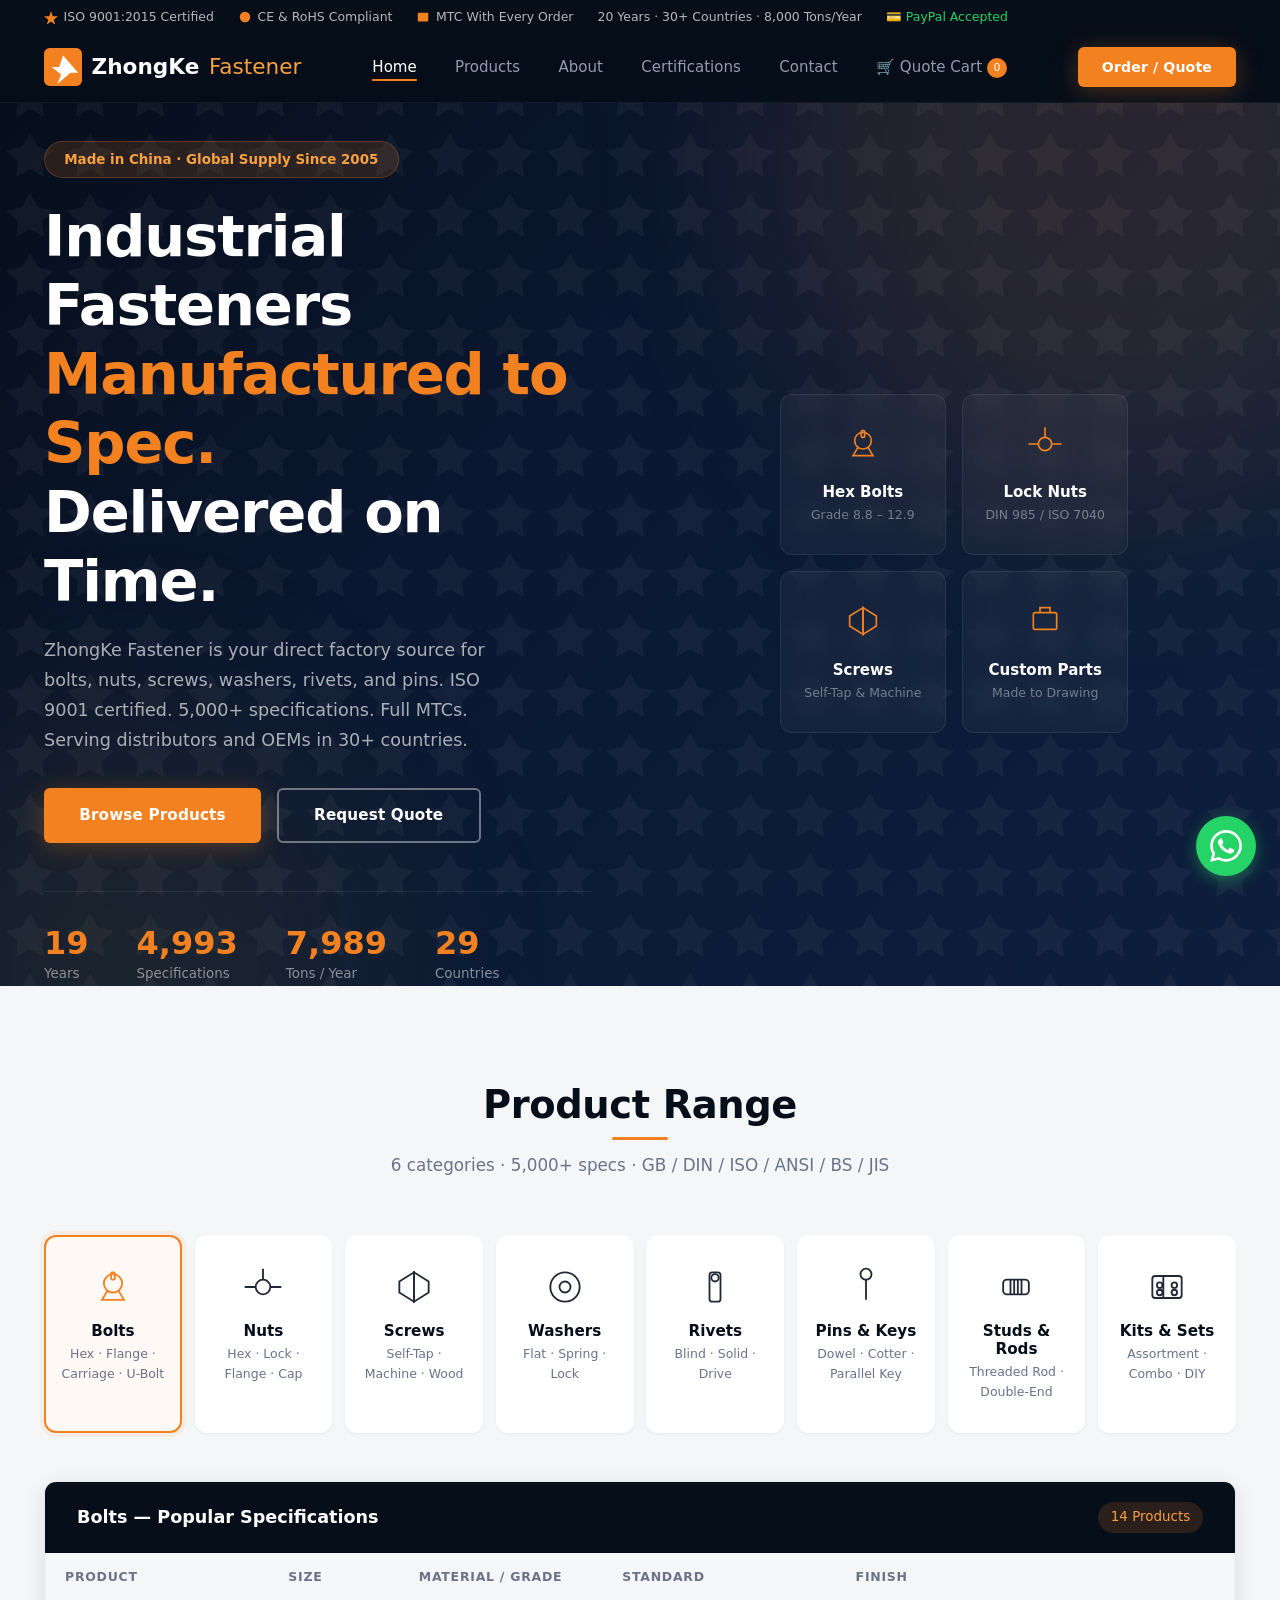
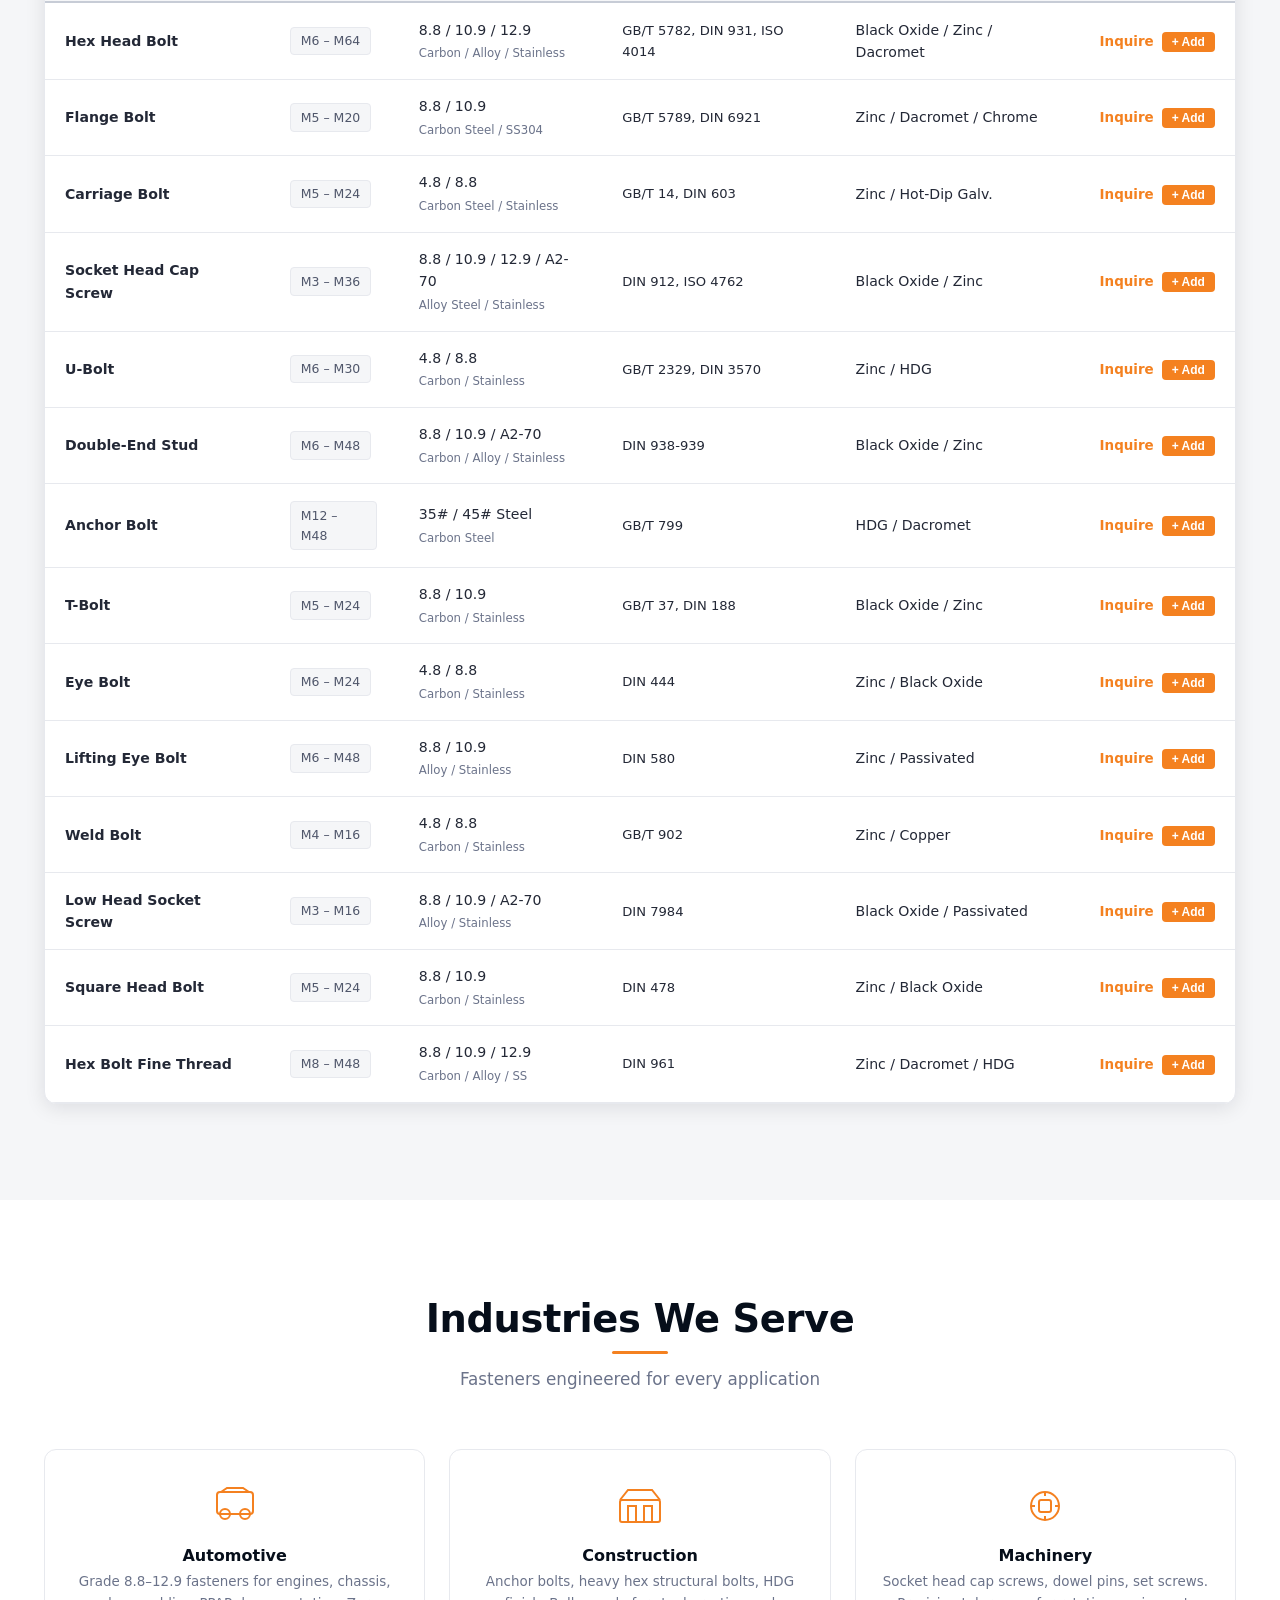
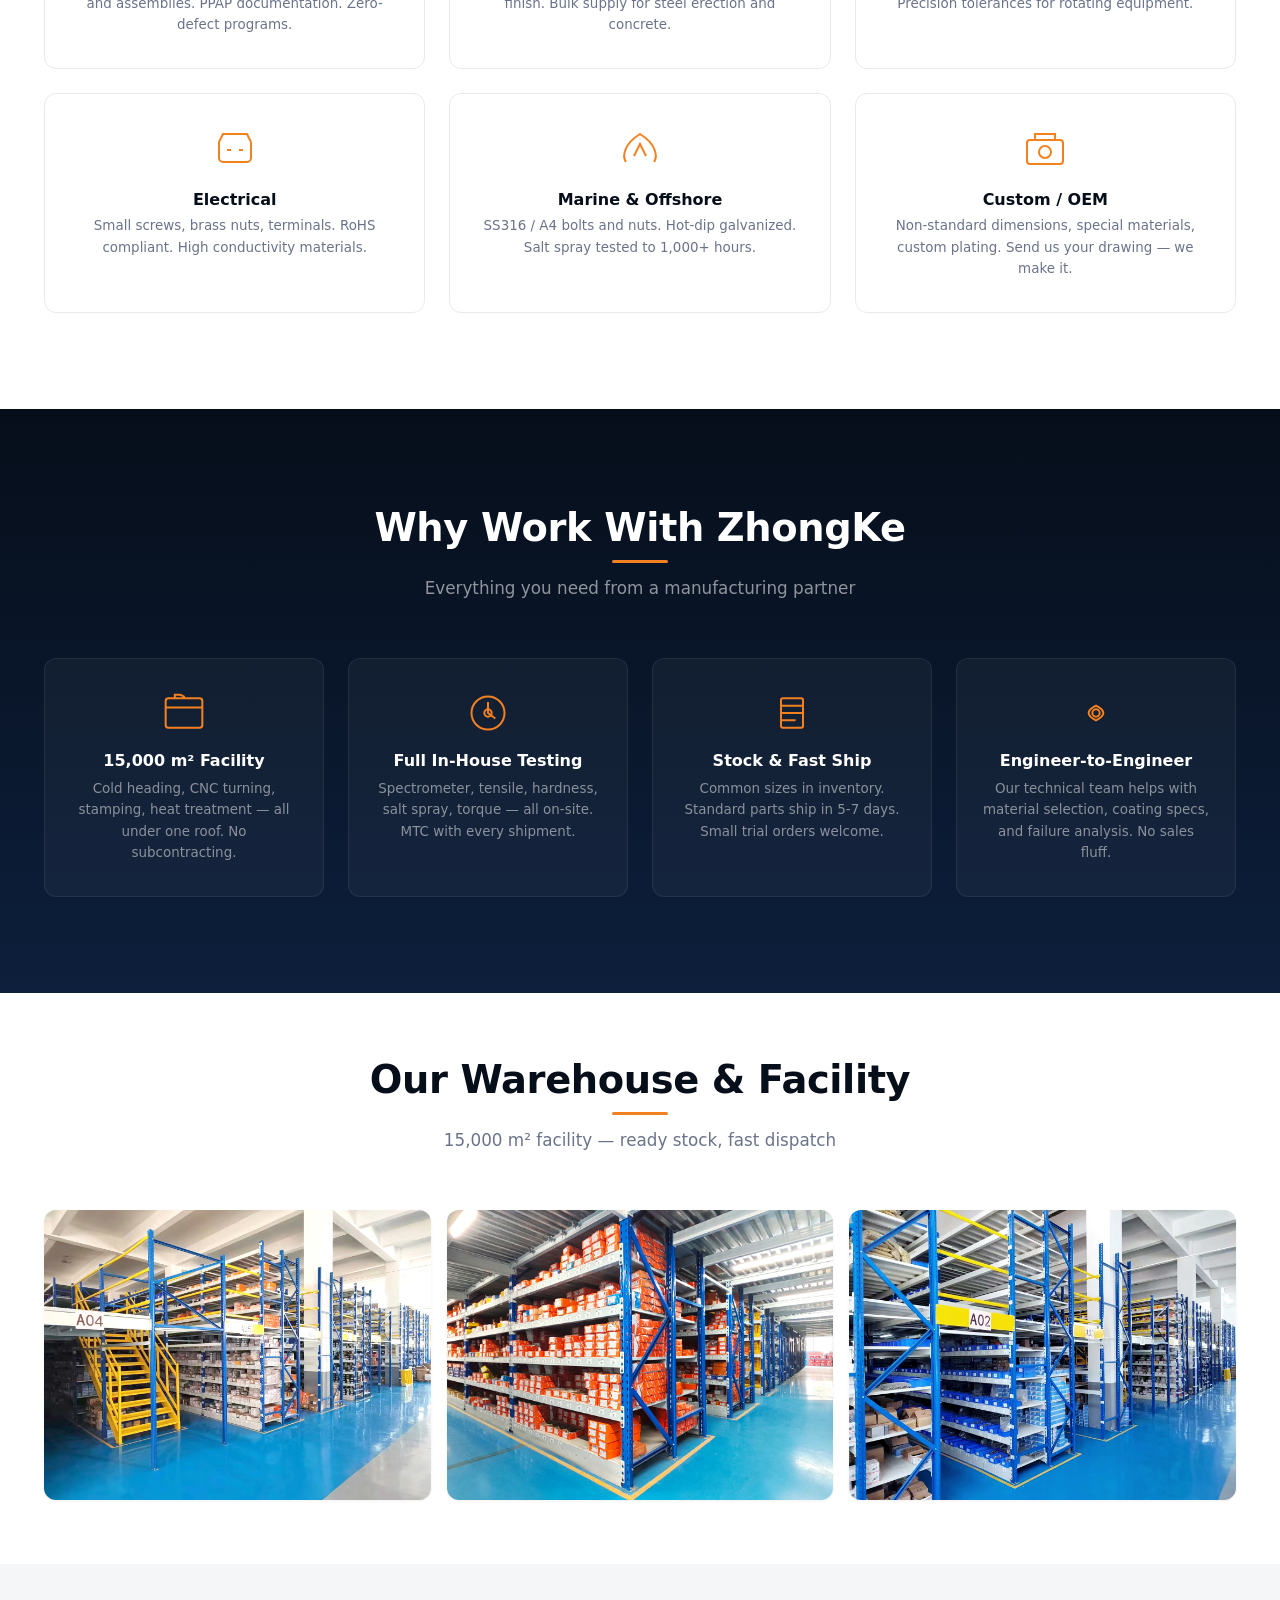
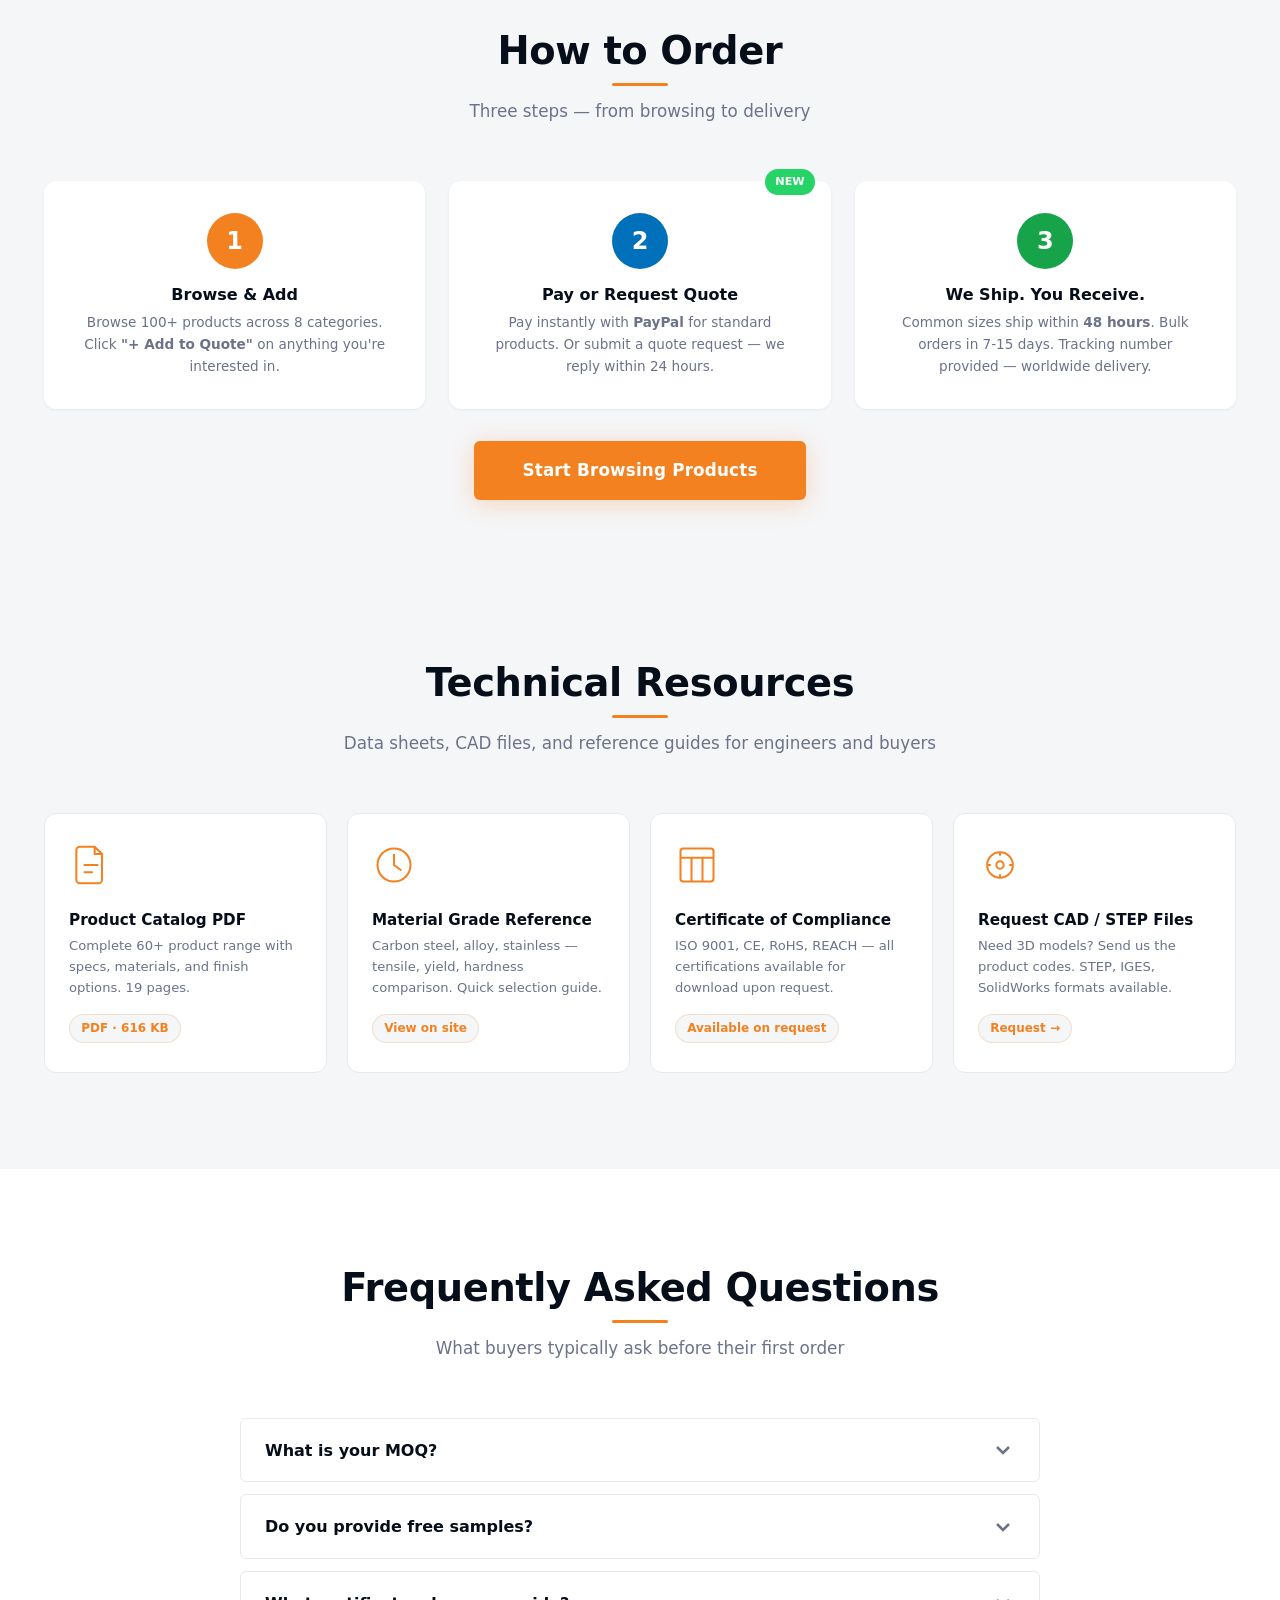
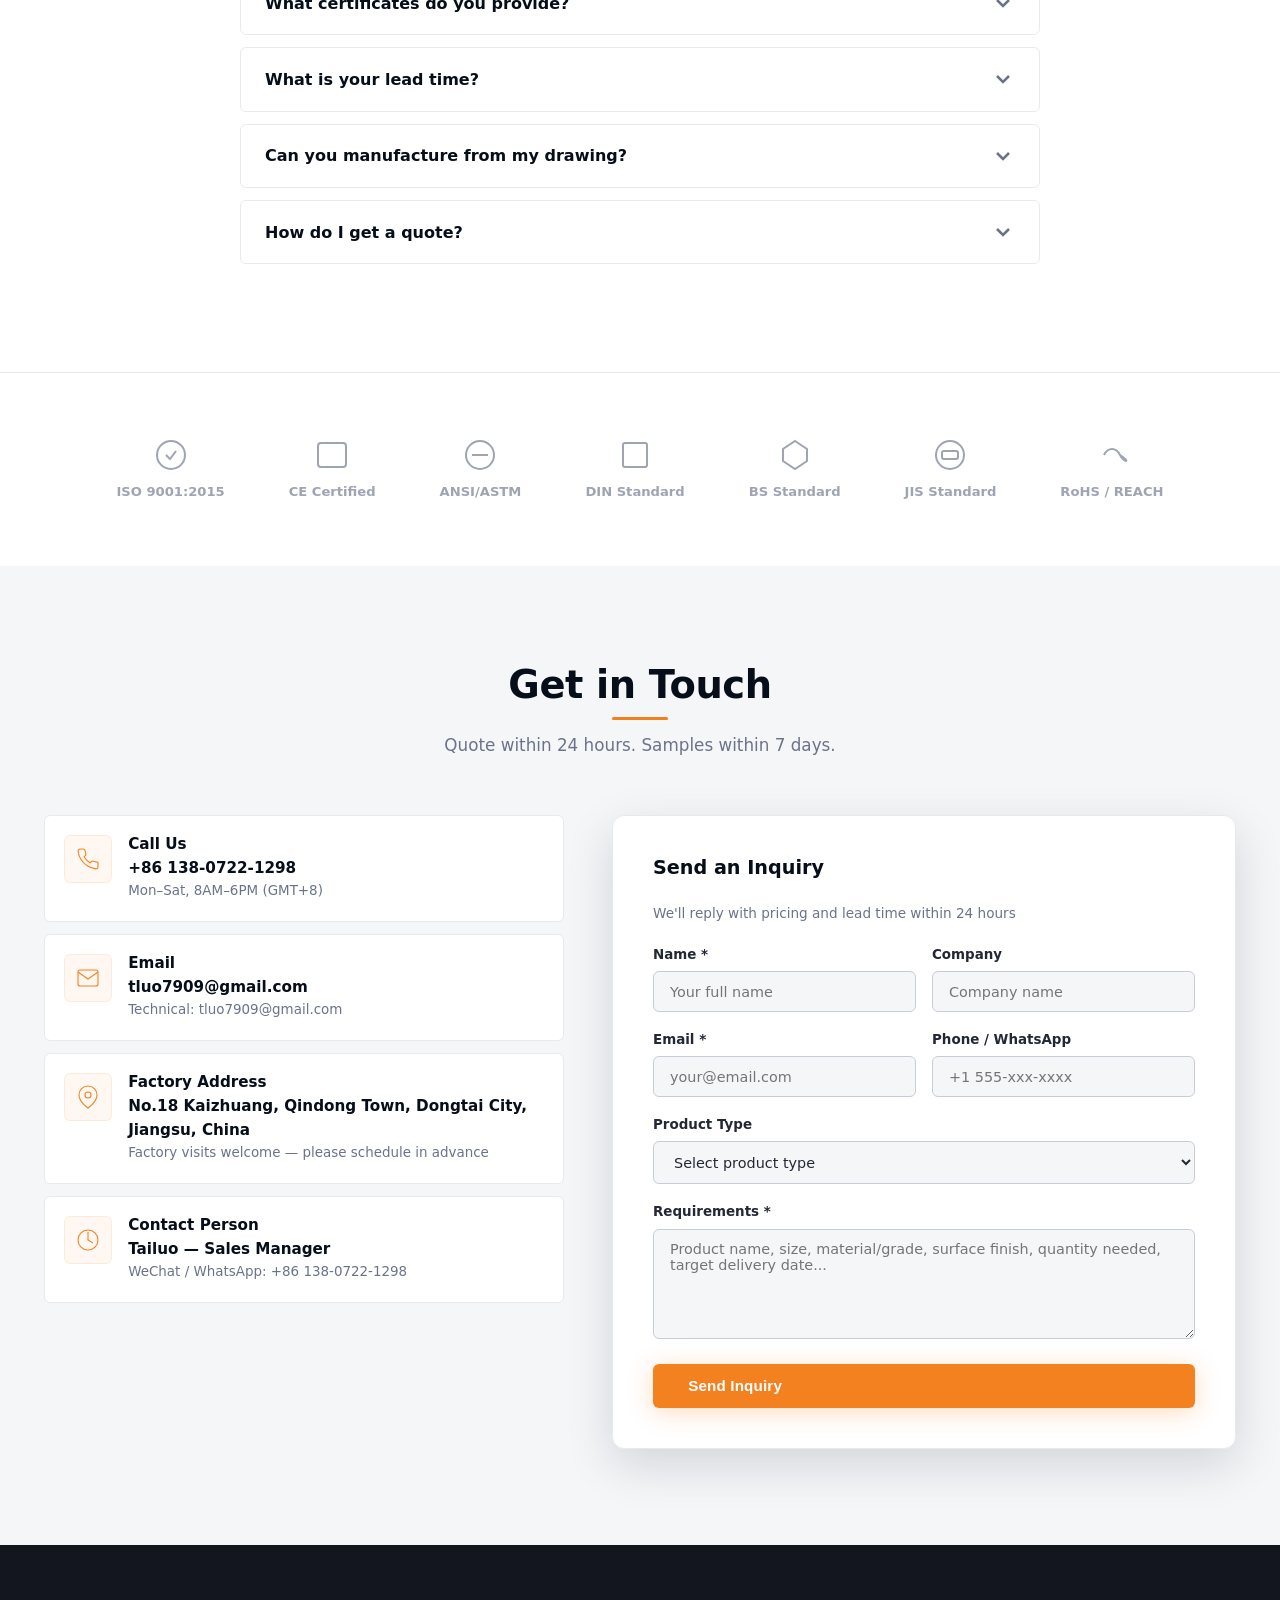
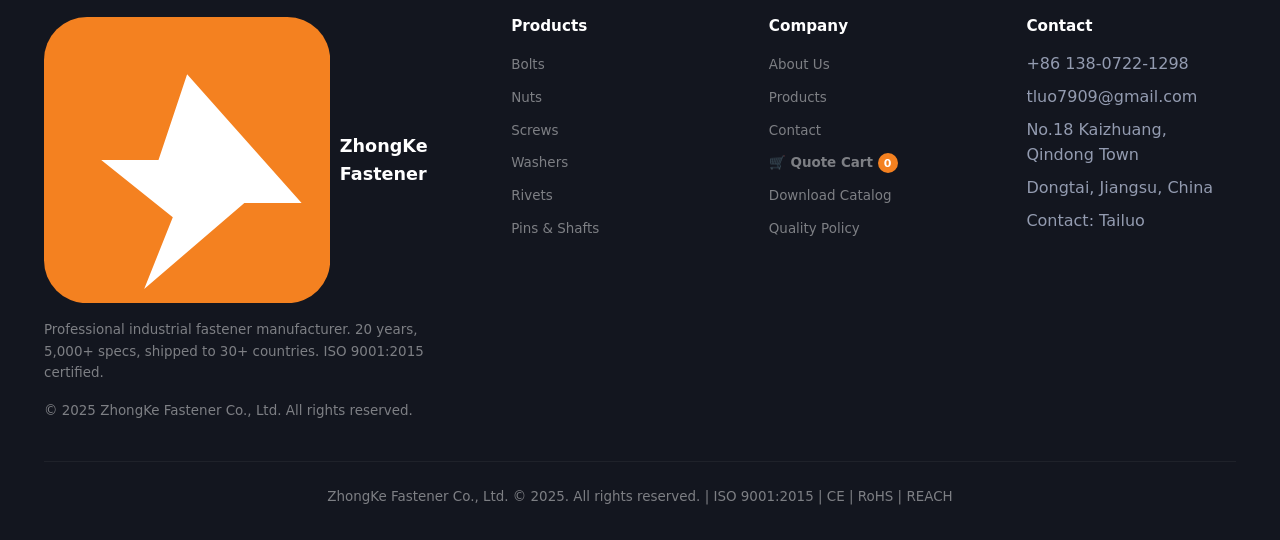
<file: index.html>
<!DOCTYPE html>
<html lang="en">
<head>
  <meta charset="UTF-8">
  <meta name="viewport" content="width=device-width, initial-scale=1.0">
  <meta name="description" content="ZhongKe Fastener — ISO 9001 certified industrial fastener manufacturer. Bolts, nuts, screws, washers, rivets, pins. 20 years, 5,000+ specs, shipped to 30+ countries.">
  <link rel="icon" type="image/svg+xml" href="/favicon.svg">
  <link rel="apple-touch-icon" sizes="180x180" href="/favicon.svg">
  <title>ZhongKe Fastener | Industrial Fasteners Manufacturer — Bolts, Nuts, Screws</title>
  <meta property="og:title" content="ZhongKe Fastener | Industrial Fasteners — Factory Direct">
  <meta property="og:description" content="ISO 9001 fastener manufacturer since 2005. Bolts, nuts, screws, washers, rivets & pins — 5000+ specs, shipped to 30+ countries.">
  <meta property="og:url" content="https://www.zhongke-fastener.com/">
  <meta property="og:image" content="https://www.zhongke-fastener.com/favicon.svg">
  <meta name="twitter:card" content="summary">
  <link rel="canonical" href="https://www.zhongke-fastener.com/">
  <link rel="stylesheet" href="css/style.css">
  <script type="application/ld+json">
  {
    "@context": "https://schema.org",
    "@type": "Organization",
    "name": "ZhongKe Fastener",
    "url": "https://www.zhongke-fastener.com",
    "logo": "https://www.zhongke-fastener.com/favicon.svg",
    "contactPoint": { "@type": "ContactPoint", "telephone": "+86-138-0722-1298", "contactType": "sales" },
    "address": { "@type": "PostalAddress", "streetAddress": "No.18 Kaizhuang, Qindong Town", "addressLocality": "Dongtai City", "addressRegion": "Jiangsu", "postalCode": "224200", "addressCountry": "CN" },
    "sameAs": ["https://www.tiktok.com/@zhongke_fastener"]
  }
  </script>
</head>
<body>

  <!-- ====== TOP TRUST BAR ====== -->
  <div class="trust-bar">
    <div class="container">
      <div class="trust-items">
        <span><svg viewBox="0 0 16 16" fill="currentColor" width="14" height="14"><path d="M8 1l2 6h6l-5 4 2 6-5-4-5 4 2-6-5-4h6z"/></svg> ISO 9001:2015 Certified</span>
        <span><svg viewBox="0 0 16 16" fill="currentColor" width="14" height="14"><circle cx="8" cy="8" r="6"/><path d="M5 8l2 2 4-4"/></svg> CE & RoHS Compliant</span>
        <span><svg viewBox="0 0 16 16" fill="currentColor" width="14" height="14"><rect x="2" y="3" width="12" height="10" rx="1"/><path d="M5 7l2 2 4-4"/></svg> MTC With Every Order</span>
        <span>20 Years · 30+ Countries · 8,000 Tons/Year</span>
        <span style="color:#25D366;">💳 PayPal Accepted</span>
      </div>
      <div class="trust-contact">
        <a href="mailto:tluo7909@gmail.com">tluo7909@gmail.com</a>
        <a href="tel:+8613807221298">+86 138-0722-1298</a>
      </div>
    </div>
  </div>

  <!-- ====== NAVIGATION ====== -->
  <nav class="navbar" id="navbar">
    <div class="container">
      <a href="index.html" class="nav-logo">
        <svg viewBox="0 0 40 40" fill="none"><rect width="40" height="40" rx="6" fill="#f48120"/><path d="M20 8l-4 12H8l10 8-4 10 14-12h8L20 8z" fill="#fff"/></svg>
        ZhongKe <span>Fastener</span>
      </a>
      <ul class="nav-links" id="navLinks">
        <li><a href="index.html" class="active">Home</a></li>
        <li><a href="products.html">Products</a></li>
        <li><a href="about.html">About</a></li>
        <li><a href="certifications.html">Certifications</a></li>
        <li><a href="contact.html">Contact</a></li>
        <li><a href="cart.html" class="cart-nav-link">🛒 Quote Cart <span class="cart-badge" style="display:none;background:var(--orange);color:#fff;border-radius:50%;width:20px;height:20px;font-size:11px;align-items:center;justify-content:center;vertical-align:middle;">0</span></a></li>
      </ul>
      <div class="nav-cta"><a href="contact.html" class="btn btn-primary">Order / Quote</a></div>
      <button class="mobile-toggle" id="mobileToggle" aria-label="Menu"><span></span><span></span><span></span></button>
    </div>
  </nav>

  <!-- ====== HERO ====== -->
  <section class="hero">
    <div class="hero-bg-pattern"></div>
    <div class="hero-glow-1"></div><div class="hero-glow-2"></div>
    <div class="container">
      <div class="hero-content">
        <span class="hero-badge">Made in China · Global Supply Since 2005</span>
        <h1>Industrial Fasteners<br><span>Manufactured to Spec.</span><br>Delivered on Time.</h1>
        <p>ZhongKe Fastener is your direct factory source for bolts, nuts, screws, washers, rivets, and pins. ISO 9001 certified. 5,000+ specifications. Full MTCs. Serving distributors and OEMs in 30+ countries.</p>
        <div class="hero-buttons">
          <a href="products.html" class="btn btn-primary">Browse Products</a>
          <a href="contact.html" class="btn btn-outline">Request Quote</a>
        </div>
        <div class="hero-stats">
          <div class="hero-stat"><h3 class="stat-num" data-target="20">0</h3><p>Years</p></div>
          <div class="hero-stat"><h3 class="stat-num" data-target="5000">0</h3><p>Specifications</p></div>
          <div class="hero-stat"><h3 class="stat-num" data-target="8000">0</h3><p>Tons / Year</p></div>
          <div class="hero-stat"><h3 class="stat-num" data-target="30">0</h3><p>Countries</p></div>
        </div>
      </div>
      <div class="hero-visual">
        <div class="hero-prod-grid">
          <div class="hero-prod-card"><svg viewBox="0 0 48 48" fill="none" stroke="currentColor" stroke-width="2"><circle cx="24" cy="20" r="10"/><rect x="22" y="8" width="4" height="8" rx="1"/><path d="M18 28l-6 10h24l-6-10"/></svg><h4>Hex Bolts</h4><p>Grade 8.8 – 12.9</p></div>
          <div class="hero-prod-card"><svg viewBox="0 0 48 48" fill="none" stroke="currentColor" stroke-width="2"><circle cx="24" cy="24" r="8"/><path d="M24 4v12M4 24h12M44 24H32"/></svg><h4>Lock Nuts</h4><p>DIN 985 / ISO 7040</p></div>
          <div class="hero-prod-card"><svg viewBox="0 0 48 48" fill="none" stroke="currentColor" stroke-width="2"><path d="M24 40V8l16 10v12L24 40z"/><path d="M8 18l16-10v32L8 30V18z"/></svg><h4>Screws</h4><p>Self-Tap & Machine</p></div>
          <div class="hero-prod-card"><svg viewBox="0 0 48 48" fill="none" stroke="currentColor" stroke-width="2"><rect x="10" y="14" width="28" height="20" rx="2"/><path d="M18 14V8h12v6"/></svg><h4>Custom Parts</h4><p>Made to Drawing</p></div>
        </div>
      </div>
    </div>
  </section>

  <!-- ====== PRODUCT PREVIEW ====== -->
  <section class="products" id="products">
    <div class="container">
      <div class="section-title"><h2>Product Range</h2><p>6 categories · 5,000+ specs · GB / DIN / ISO / ANSI / BS / JIS</p></div>
      <div class="product-categories">
        <div class="cat-card active" data-cat="bolts"><div class="cat-icon"><svg viewBox="0 0 48 48" fill="none" stroke="currentColor" stroke-width="2"><circle cx="24" cy="20" r="10"/><rect x="22" y="8" width="4" height="8" rx="1"/><path d="M18 28l-6 10h24l-6-10"/></svg></div><h3>Bolts</h3><p>Hex · Flange · Carriage · U-Bolt</p></div>
        <div class="cat-card" data-cat="nuts"><div class="cat-icon"><svg viewBox="0 0 48 48" fill="none" stroke="currentColor" stroke-width="2"><circle cx="24" cy="24" r="8"/><path d="M24 4v12M4 24h12M44 24H32"/></svg></div><h3>Nuts</h3><p>Hex · Lock · Flange · Cap</p></div>
        <div class="cat-card" data-cat="screws"><div class="cat-icon"><svg viewBox="0 0 48 48" fill="none" stroke="currentColor" stroke-width="2"><path d="M24 40V8l16 10v12L24 40z"/><path d="M8 18l16-10v32L8 30V18z"/></svg></div><h3>Screws</h3><p>Self-Tap · Machine · Wood</p></div>
        <div class="cat-card" data-cat="washers"><div class="cat-icon"><svg viewBox="0 0 48 48" fill="none" stroke="currentColor" stroke-width="2"><circle cx="24" cy="24" r="16"/><circle cx="24" cy="24" r="6"/></svg></div><h3>Washers</h3><p>Flat · Spring · Lock</p></div>
        <div class="cat-card" data-cat="rivets"><div class="cat-icon"><svg viewBox="0 0 48 48" fill="none" stroke="currentColor" stroke-width="2"><rect x="18" y="8" width="12" height="32" rx="3"/><circle cx="24" cy="14" r="4"/></svg></div><h3>Rivets</h3><p>Blind · Solid · Drive</p></div>
        <div class="cat-card" data-cat="pins"><div class="cat-icon"><svg viewBox="0 0 48 48" fill="none" stroke="currentColor" stroke-width="2"><circle cx="24" cy="10" r="6"/><path d="M24 16v22"/></svg></div><h3>Pins & Keys</h3><p>Dowel · Cotter · Parallel Key</p></div>
        <div class="cat-card" data-cat="studs"><div class="cat-icon"><svg viewBox="0 0 48 48" fill="none" stroke="currentColor" stroke-width="2"><rect x="10" y="16" width="28" height="16" rx="4"/><line x1="18" y1="16" x2="18" y2="32"/><line x1="22" y1="16" x2="22" y2="32"/><line x1="26" y1="16" x2="26" y2="32"/><line x1="30" y1="16" x2="30" y2="32"/></svg></div><h3>Studs & Rods</h3><p>Threaded Rod · Double-End</p></div>
        <div class="cat-card" data-cat="kits"><div class="cat-icon"><svg viewBox="0 0 48 48" fill="none" stroke="currentColor" stroke-width="2"><rect x="8" y="12" width="32" height="24" rx="3"/><path d="M20 12v24"/><circle cx="16" cy="22" r="3"/><circle cx="16" cy="30" r="3"/><circle cx="32" cy="22" r="3"/><circle cx="32" cy="30" r="3"/></svg></div><h3>Kits & Sets</h3><p>Assortment · Combo · DIY</p></div>
      </div>
      <div class="product-table-wrapper" id="productTable">
        <div class="product-table-header"><h3 id="tableTitle">Bolts — Popular Specifications</h3><span class="product-count" id="productCount">12 Products</span></div>
        <div style="overflow-x:auto;"><table class="product-table"><thead><tr><th>Product</th><th>Size</th><th>Material / Grade</th><th>Standard</th><th>Finish</th><th></th></tr></thead><tbody id="tableBody"></tbody></table></div>
      </div>
    </div>
  </section>

  <!-- ====== INDUSTRY APPLICATIONS (NEW) ====== -->
  <section class="applications">
    <div class="container">
      <div class="section-title"><h2>Industries We Serve</h2><p>Fasteners engineered for every application</p></div>
      <div class="app-grid">
        <div class="app-card">
          <div class="app-icon"><svg viewBox="0 0 48 48" fill="none" stroke="currentColor" stroke-width="2"><rect x="6" y="10" width="36" height="22" rx="3"/><circle cx="14" cy="32" r="5"/><circle cx="34" cy="32" r="5"/><path d="M10 10l6-4h16l6 4"/></svg></div>
          <h4>Automotive</h4><p>Grade 8.8–12.9 fasteners for engines, chassis, and assemblies. PPAP documentation. Zero-defect programs.</p>
        </div>
        <div class="app-card">
          <div class="app-icon"><svg viewBox="0 0 48 48" fill="none" stroke="currentColor" stroke-width="2"><rect x="4" y="18" width="40" height="22" rx="2"/><path d="M4 18l8-10h24l8 10"/><rect x="12" y="24" width="8" height="16"/><rect x="28" y="24" width="8" height="16"/></svg></div>
          <h4>Construction</h4><p>Anchor bolts, heavy hex structural bolts, HDG finish. Bulk supply for steel erection and concrete.</p>
        </div>
        <div class="app-card">
          <div class="app-icon"><svg viewBox="0 0 48 48" fill="none" stroke="currentColor" stroke-width="2"><circle cx="24" cy="24" r="14"/><path d="M24 10v4M24 34v4M10 24h4M34 24h4"/><rect x="18" y="18" width="12" height="12" rx="2"/></svg></div>
          <h4>Machinery</h4><p>Socket head cap screws, dowel pins, set screws. Precision tolerances for rotating equipment.</p>
        </div>
        <div class="app-card">
          <div class="app-icon"><svg viewBox="0 0 48 48" fill="none" stroke="currentColor" stroke-width="2"><path d="M8 16l4-8h24l4 8M8 16v16a4 4 0 004 4h24a4 4 0 004-4V16"/><path d="M16 24h4M28 24h4"/></svg></div>
          <h4>Electrical</h4><p>Small screws, brass nuts, terminals. RoHS compliant. High conductivity materials.</p>
        </div>
        <div class="app-card">
          <div class="app-icon"><svg viewBox="0 0 48 48" fill="none" stroke="currentColor" stroke-width="2"><path d="M10 36C6 30 8 18 24 8c16 10 18 22 14 28"/><path d="M18 30l6-12 6 12"/></svg></div>
          <h4>Marine & Offshore</h4><p>SS316 / A4 bolts and nuts. Hot-dip galvanized. Salt spray tested to 1,000+ hours.</p>
        </div>
        <div class="app-card">
          <div class="app-icon"><svg viewBox="0 0 48 48" fill="none" stroke="currentColor" stroke-width="2"><rect x="6" y="14" width="36" height="24" rx="3"/><path d="M14 14V8h20v6"/><circle cx="24" cy="26" r="6"/></svg></div>
          <h4>Custom / OEM</h4><p>Non-standard dimensions, special materials, custom plating. Send us your drawing — we make it.</p>
        </div>
      </div>
    </div>
  </section>

  <!-- ====== WHY US ====== -->
  <section class="capability">
    <div class="container">
      <div class="section-title"><h2>Why Work With ZhongKe</h2><p>Everything you need from a manufacturing partner</p></div>
      <div class="cap-grid">
        <div class="cap-card">
          <div class="cap-icon"><svg viewBox="0 0 48 48" fill="none" stroke="currentColor" stroke-width="2.2"><rect x="4" y="8" width="40" height="32" rx="3"/><path d="M4 18h40M14 8V4h6l4 2v2"/></svg></div>
          <h3>15,000 m² Facility</h3>
          <p>Cold heading, CNC turning, stamping, heat treatment — all under one roof. No subcontracting.</p>
        </div>
        <div class="cap-card">
          <div class="cap-icon"><svg viewBox="0 0 48 48" fill="none" stroke="currentColor" stroke-width="2.2"><circle cx="24" cy="24" r="18"/><path d="M24 12v12l8 6"/><circle cx="24" cy="24" r="4"/></svg></div>
          <h3>Full In-House Testing</h3>
          <p>Spectrometer, tensile, hardness, salt spray, torque — all on-site. MTC with every shipment.</p>
        </div>
        <div class="cap-card">
          <div class="cap-icon"><svg viewBox="0 0 48 48" fill="none" stroke="currentColor" stroke-width="2.2"><rect x="12" y="8" width="24" height="32" rx="2"/><path d="M12 16h24M12 24h24M12 32h16"/></svg></div>
          <h3>Stock & Fast Ship</h3>
          <p>Common sizes in inventory. Standard parts ship in 5-7 days. Small trial orders welcome.</p>
        </div>
        <div class="cap-card">
          <div class="cap-icon"><svg viewBox="0 0 48 48" fill="none" stroke="currentColor" stroke-width="2.2"><path d="M16 24c0-4 8-8 8-8s8 4 8 8-8 8-8 8-8-4-8-8z"/><circle cx="24" cy="24" r="4"/></svg></div>
          <h3>Engineer-to-Engineer</h3>
          <p>Our technical team helps with material selection, coating specs, and failure analysis. No sales fluff.</p>
        </div>
      </div>
    </div>
  </section>

  <!-- ====== TECHNICAL RESOURCES (NEW) ====== -->
  <!-- Factory Showcase -->
  <section class="factory-showcase" style="padding:4rem 0;background:var(--white);">
    <div class="container">
      <div class="section-title"><h2>Our Warehouse & Facility</h2><p>15,000 m² facility — ready stock, fast dispatch</p></div>
      <div style="display:grid;grid-template-columns:repeat(3,1fr);gap:16px;margin-top:2rem;">
        <div style="border-radius:12px;overflow:hidden;aspect-ratio:4/3;box-shadow:var(--shadow-sm);"><img src="images/factory/warehouse-1.jpg" alt="ZhongKe warehouse inventory" loading="lazy" style="width:100%;height:100%;object-fit:cover;"></div>
        <div style="border-radius:12px;overflow:hidden;aspect-ratio:4/3;box-shadow:var(--shadow-sm);"><img src="images/factory/warehouse-2.jpg" alt="ZhongKe warehouse shelves" loading="lazy" style="width:100%;height:100%;object-fit:cover;"></div>
        <div style="border-radius:12px;overflow:hidden;aspect-ratio:4/3;box-shadow:var(--shadow-sm);"><img src="images/factory/warehouse-3.jpg" alt="ZhongKe warehouse stock" loading="lazy" style="width:100%;height:100%;object-fit:cover;"></div>
      </div>
    </div>
  </section>

  <!-- How to Order -->
  <section class="how-to-order" style="padding:4rem 0;background:var(--gray-50);">
    <div class="container">
      <div class="section-title"><h2>How to Order</h2><p>Three steps — from browsing to delivery</p></div>
      <div style="display:grid;grid-template-columns:repeat(3,1fr);gap:24px;margin-top:2rem;text-align:center;">
        <div style="background:var(--white);border-radius:12px;padding:2rem;box-shadow:var(--shadow-sm);">
          <div style="width:56px;height:56px;background:var(--orange);color:#fff;border-radius:50%;display:flex;align-items:center;justify-content:center;font-size:24px;font-weight:700;margin:0 auto 1rem;">1</div>
          <h3 style="font-size:1rem;margin-bottom:0.5rem;">Browse & Add</h3>
          <p style="font-size:0.85rem;color:var(--gray-500);">Browse 100+ products across 8 categories. Click <strong>"+ Add to Quote"</strong> on anything you're interested in.</p>
        </div>
        <div style="background:var(--white);border-radius:12px;padding:2rem;box-shadow:var(--shadow-sm);position:relative;">
          <div style="position:absolute;top:-12px;right:16px;background:#25D366;color:#fff;padding:4px 10px;border-radius:20px;font-size:0.7rem;font-weight:700;">NEW</div>
          <div style="width:56px;height:56px;background:#0070ba;color:#fff;border-radius:50%;display:flex;align-items:center;justify-content:center;font-size:24px;font-weight:700;margin:0 auto 1rem;">2</div>
          <h3 style="font-size:1rem;margin-bottom:0.5rem;">Pay or Request Quote</h3>
          <p style="font-size:0.85rem;color:var(--gray-500);">Pay instantly with <strong>PayPal</strong> for standard products. Or submit a quote request — we reply within 24 hours.</p>
        </div>
        <div style="background:var(--white);border-radius:12px;padding:2rem;box-shadow:var(--shadow-sm);">
          <div style="width:56px;height:56px;background:#16a34a;color:#fff;border-radius:50%;display:flex;align-items:center;justify-content:center;font-size:24px;font-weight:700;margin:0 auto 1rem;">3</div>
          <h3 style="font-size:1rem;margin-bottom:0.5rem;">We Ship. You Receive.</h3>
          <p style="font-size:0.85rem;color:var(--gray-500);">Common sizes ship within <strong>48 hours</strong>. Bulk orders in 7-15 days. Tracking number provided — worldwide delivery.</p>
        </div>
      </div>
      <div style="text-align:center;margin-top:2rem;">
        <a href="products.html" class="btn btn-primary" style="font-size:1.05rem;padding:1rem 3rem;">Start Browsing Products</a>
      </div>
    </div>
  </section>

  <section class="tech-resources">
    <div class="container">
      <div class="section-title"><h2>Technical Resources</h2><p>Data sheets, CAD files, and reference guides for engineers and buyers</p></div>
      <div class="resource-grid">
        <a href="catalog.html" class="resource-card">
          <div class="res-icon"><svg viewBox="0 0 48 48" fill="none" stroke="currentColor" stroke-width="2.2"><path d="M12 4h16l8 8v28a4 4 0 01-4 4H12a4 4 0 01-4-4V8a4 4 0 014-4z"/><path d="M28 4v8h8"/><path d="M16 24h16M16 32h10"/></svg></div>
          <h4>Product Catalog PDF</h4>
          <p>Complete 60+ product range with specs, materials, and finish options. 19 pages.</p>
          <span class="res-tag">PDF · 616 KB</span>
        </a>
        <div class="resource-card">
          <div class="res-icon"><svg viewBox="0 0 48 48" fill="none" stroke="currentColor" stroke-width="2.2"><circle cx="24" cy="24" r="18"/><path d="M24 12v12l8 6"/></svg></div>
          <h4>Material Grade Reference</h4>
          <p>Carbon steel, alloy, stainless — tensile, yield, hardness comparison. Quick selection guide.</p>
          <span class="res-tag">View on site</span>
        </div>
        <div class="resource-card">
          <div class="res-icon"><svg viewBox="0 0 48 48" fill="none" stroke="currentColor" stroke-width="2.2"><rect x="6" y="6" width="36" height="36" rx="3"/><path d="M6 16h36"/><path d="M18 16v26"/><path d="M30 16v26"/></svg></div>
          <h4>Certificate of Compliance</h4>
          <p>ISO 9001, CE, RoHS, REACH — all certifications available for download upon request.</p>
          <span class="res-tag">Available on request</span>
        </div>
        <a href="contact.html" class="resource-card">
          <div class="res-icon"><svg viewBox="0 0 48 48" fill="none" stroke="currentColor" stroke-width="2.2"><circle cx="24" cy="24" r="14"/><path d="M24 10v4M24 34v4M10 24h4M34 24h4"/><circle cx="24" cy="24" r="4"/></svg></div>
          <h4>Request CAD / STEP Files</h4>
          <p>Need 3D models? Send us the product codes. STEP, IGES, SolidWorks formats available.</p>
          <span class="res-tag">Request →</span>
        </a>
      </div>
    </div>
  </section>

  <!-- ====== FAQ ====== -->
  <section class="faq">
    <div class="container">
      <div class="section-title"><h2>Frequently Asked Questions</h2><p>What buyers typically ask before their first order</p></div>
      <div class="faq-list">
        <div class="faq-item"><button class="faq-question">What is your MOQ? <span class="faq-arrow"><svg viewBox="0 0 24 24" fill="none" stroke="currentColor" stroke-width="2.5"><path d="M6 9l6 6 6-6"/></svg></span></button><div class="faq-answer"><p>Standard parts: 500–1,000 pcs per size. Custom parts: 200–500 pcs. We're flexible on trial orders — contact us with your requirements.</p></div></div>
        <div class="faq-item"><button class="faq-question">Do you provide free samples? <span class="faq-arrow"><svg viewBox="0 0 24 24" fill="none" stroke="currentColor" stroke-width="2.5"><path d="M6 9l6 6 6-6"/></svg></span></button><div class="faq-answer"><p>Yes — free samples of standard products (you cover shipping). For custom parts, tooling fee applies, refundable on first production order.</p></div></div>
        <div class="faq-item"><button class="faq-question">What certificates do you provide? <span class="faq-arrow"><svg viewBox="0 0 24 24" fill="none" stroke="currentColor" stroke-width="2.5"><path d="M6 9l6 6 6-6"/></svg></span></button><div class="faq-answer"><p>ISO 9001:2015. Material Test Certificates (MTC / mill certs) with every order. PPAP Level 2, SGS/TUV/BV third-party inspection available on request.</p></div></div>
        <div class="faq-item"><button class="faq-question">What is your lead time? <span class="faq-arrow"><svg viewBox="0 0 24 24" fill="none" stroke="currentColor" stroke-width="2.5"><path d="M6 9l6 6 6-6"/></svg></span></button><div class="faq-answer"><p>Standard parts: 5–7 working days. Custom parts: 15–25 working days. Sea freight: 25–40 days. Air freight: 5–8 days. Express (DHL): 3–5 days.</p></div></div>
        <div class="faq-item"><button class="faq-question">Can you manufacture from my drawing? <span class="faq-arrow"><svg viewBox="0 0 24 24" fill="none" stroke="currentColor" stroke-width="2.5"><path d="M6 9l6 6 6-6"/></svg></span></button><div class="faq-answer"><p>Absolutely. Send PDF / DWG / STEP. Our engineers review within 24 hours. NDA available on request. Non-standard sizes, special threads, custom heads — all possible.</p></div></div>
        <div class="faq-item"><button class="faq-question">How do I get a quote? <span class="faq-arrow"><svg viewBox="0 0 24 24" fill="none" stroke="currentColor" stroke-width="2.5"><path d="M6 9l6 6 6-6"/></svg></span></button><div class="faq-answer"><p>Email tluo7909@gmail.com with product name, size, material/grade, finish, and quantity. We'll reply with pricing, lead time, and shipping options within 24 hours.</p></div></div>
      </div>
    </div>
  </section>

  <!-- ====== CERTIFICATIONS ====== -->
  <section class="certs">
    <div class="container">
      <div class="cert-strip">
        <div class="cert-item"><div class="cert-icon"><svg viewBox="0 0 36 36" fill="none" stroke="currentColor" stroke-width="2"><circle cx="18" cy="18" r="14"/><path d="M13 18l4 4 6-8"/></svg></div><p>ISO 9001:2015</p></div>
        <div class="cert-item"><div class="cert-icon"><svg viewBox="0 0 36 36" fill="none" stroke="currentColor" stroke-width="2"><rect x="4" y="6" width="28" height="24" rx="3"/></svg></div><p>CE Certified</p></div>
        <div class="cert-item"><div class="cert-icon"><svg viewBox="0 0 36 36" fill="none" stroke="currentColor" stroke-width="2"><circle cx="18" cy="18" r="14"/><path d="M10 18h16"/></svg></div><p>ANSI/ASTM</p></div>
        <div class="cert-item"><div class="cert-icon"><svg viewBox="0 0 36 36" fill="none" stroke="currentColor" stroke-width="2"><rect x="6" y="6" width="24" height="24" rx="2"/></svg></div><p>DIN Standard</p></div>
        <div class="cert-item"><div class="cert-icon"><svg viewBox="0 0 36 36" fill="none" stroke="currentColor" stroke-width="2"><path d="M18 4l12 8v12l-12 8-12-8V12z"/></svg></div><p>BS Standard</p></div>
        <div class="cert-item"><div class="cert-icon"><svg viewBox="0 0 36 36" fill="none" stroke="currentColor" stroke-width="2"><circle cx="18" cy="18" r="14"/><rect x="10" y="14" width="16" height="8" rx="2"/></svg></div><p>JIS Standard</p></div>
        <div class="cert-item"><div class="cert-icon"><svg viewBox="0 0 36 36" fill="none" stroke="currentColor" stroke-width="2"><path d="M10 18c4-8 12-8 16 0 4 8 12 8 0 0"/></svg></div><p>RoHS / REACH</p></div>
      </div>
    </div>
  </section>

  <!-- ====== CONTACT ====== -->
  <section class="contact" id="contact">
    <div class="container">
      <div class="section-title"><h2>Get in Touch</h2><p>Quote within 24 hours. Samples within 7 days.</p></div>
      <div class="contact-grid">
        <div class="contact-info">
          <div class="contact-card">
            <div class="contact-icon-big"><svg viewBox="0 0 48 48" fill="none" stroke="currentColor" stroke-width="2.2"><path d="M44 33.8v6a4 4 0 01-4.4 4A39.6 39.6 0 0122.4 37.6a39 39 0 01-12-12A39.6 39.6 0 014.2 8.4 4 4 0 018.2 4h6a4 4 0 014 3.4c.26 1.9.72 3.8 1.4 5.6a4 4 0 01-.9 4.2l-2.5 2.5a32 32 0 0012 12l2.5-2.5a4 4 0 014.2-.9c1.8.7 3.7 1.1 5.6 1.4a4 4 0 014 3.4z"/></svg></div>
            <div><h3>Call Us</h3><p class="contact-val">+86 138-0722-1298</p><p>Mon–Sat, 8AM–6PM (GMT+8)</p></div>
          </div>
          <div class="contact-card">
            <div class="contact-icon-big"><svg viewBox="0 0 48 48" fill="none" stroke="currentColor" stroke-width="2.2"><path d="M8 8h32c2.2 0 4 1.8 4 4v24c0 2.2-1.8 4-4 4H8c-2.2 0-4-1.8-4-4V12c0-2.2 1.8-4 4-4z"/><polyline points="44,12 24,26 4,12"/></svg></div>
            <div><h3>Email</h3><p class="contact-val">tluo7909@gmail.com</p><p>Technical: tluo7909@gmail.com</p></div>
          </div>
          <div class="contact-card">
            <div class="contact-icon-big"><svg viewBox="0 0 48 48" fill="none" stroke="currentColor" stroke-width="2.2"><path d="M42 20c0 14-18 26-18 26S6 34 6 20a18 18 0 0136 0z"/><circle cx="24" cy="20" r="6"/></svg></div>
            <div><h3>Factory Address</h3><p class="contact-val">No.18 Kaizhuang, Qindong Town, Dongtai City, Jiangsu, China</p><p>Factory visits welcome — please schedule in advance</p></div>
          </div>
          <div class="contact-card">
            <div class="contact-icon-big"><svg viewBox="0 0 48 48" fill="none" stroke="currentColor" stroke-width="2.2"><circle cx="24" cy="24" r="20"/><path d="M24 8v16l10 6"/></svg></div>
            <div><h3>Contact Person</h3><p class="contact-val">Tailuo — Sales Manager</p><p>WeChat / WhatsApp: +86 138-0722-1298</p></div>
          </div>
        </div>
        <form class="inquiry-form" id="inquiryForm">
          <h3>Send an Inquiry</h3>
          <p style="color:var(--gray-500);font-size:0.85rem;margin-bottom:1.2rem;">We'll reply with pricing and lead time within 24 hours</p>
          <div class="form-row">
            <div class="form-group"><label>Name *</label><input type="text" placeholder="Your full name" required></div>
            <div class="form-group"><label>Company</label><input type="text" placeholder="Company name"></div>
          </div>
          <div class="form-row">
            <div class="form-group"><label>Email *</label><input type="email" placeholder="your@email.com" required></div>
            <div class="form-group"><label>Phone / WhatsApp</label><input type="tel" placeholder="+1 555-xxx-xxxx"></div>
          </div>
          <div class="form-group"><label>Product Type</label>
            <select>
              <option value="">Select product type</option>
              <option value="bolts">Bolts</option><option value="nuts">Nuts</option>
              <option value="screws">Screws</option><option value="washers">Washers</option>
              <option value="rivets">Rivets</option><option value="pins">Pins & Shafts</option>
              <option value="custom">Custom Parts</option><option value="other">Other</option>
            </select>
          </div>
          <div class="form-group full"><label>Requirements *</label><textarea placeholder="Product name, size, material/grade, surface finish, quantity needed, target delivery date..." required></textarea></div>
          <button type="submit" class="btn btn-primary" style="width:100%;">Send Inquiry</button>
        </form>
      </div>
    </div>
  </section>

  <!-- ====== FOOTER ====== -->
  <footer class="footer">
    <div class="container">
      <div class="footer-grid">
        <div>
          <div class="footer-logo">
            <svg viewBox="0 0 40 40" fill="none"><rect width="40" height="40" rx="6" fill="#f48120"/><path d="M20 8l-4 12H8l10 8-4 10 14-12h8L20 8z" fill="#fff"/></svg>
            <span>ZhongKe Fastener</span>
          </div>
          <p style="margin:1rem 0;">Professional industrial fastener manufacturer. 20 years, 5,000+ specs, shipped to 30+ countries. ISO 9001:2015 certified.</p>
          <p>&copy; 2025 ZhongKe Fastener Co., Ltd. All rights reserved.</p>
        </div>
        <div><h4>Products</h4><ul class="footer-links"><li><a href="products.html">Bolts</a></li><li><a href="products.html">Nuts</a></li><li><a href="products.html">Screws</a></li><li><a href="products.html">Washers</a></li><li><a href="products.html">Rivets</a></li><li><a href="products.html">Pins & Shafts</a></li></ul></div>
        <div><h4>Company</h4><ul class="footer-links"><li><a href="about.html">About Us</a></li><li><a href="products.html">Products</a></li><li><a href="contact.html">Contact</a></li>
        <li><a href="cart.html" class="cart-nav-link">🛒 Quote Cart <span class="cart-badge" style="display:none;background:var(--orange);color:#fff;border-radius:50%;width:20px;height:20px;font-size:11px;align-items:center;justify-content:center;vertical-align:middle;">0</span></a></li><li><a href="catalog.html">Download Catalog</a></li><li><a href="#">Quality Policy</a></li></ul></div>
        <div><h4>Contact</h4><ul class="footer-links"><li>+86 138-0722-1298</li><li>tluo7909@gmail.com</li><li>No.18 Kaizhuang, Qindong Town</li><li>Dongtai, Jiangsu, China</li><li>Contact: Tailuo</li></ul></div>
      </div>
      <div class="footer-bottom"><p>ZhongKe Fastener Co., Ltd. &copy; 2025. All rights reserved. | ISO 9001:2015 | CE | RoHS | REACH</p></div>
    </div>
  </footer>

  <button class="scroll-top" id="scrollTop" aria-label="Top"><svg viewBox="0 0 24 24" fill="none" stroke="currentColor" stroke-width="2.5" width="20" height="20"><path d="M18 15l-6-6-6 6"/></svg></button>

  <script src="js/cart.js"></script>
  <script src="js/main.js"></script>
<!-- WhatsApp Float Button -->
<a href="https://wa.me/8613807221298" class="whatsapp-float" target="_blank" rel="noopener" aria-label="Chat on WhatsApp">
<svg viewBox="0 0 24 24" width="32" height="32"><path d="M17.472 14.382c-.297-.149-1.758-.867-2.03-.967-.273-.099-.471-.148-.67.15-.197.297-.767.966-.94 1.164-.173.199-.347.223-.644.075-.297-.15-1.255-.463-2.39-1.475-.883-.788-1.48-1.761-1.653-2.059-.173-.297-.018-.458.13-.606.134-.133.298-.347.446-.52.149-.174.198-.298.298-.497.099-.198.05-.371-.025-.52-.075-.149-.669-1.612-.916-2.207-.242-.579-.487-.5-.669-.51-.173-.008-.371-.01-.57-.01-.198 0-.52.074-.792.372-.272.297-1.04 1.016-1.04 2.479 0 1.462 1.065 2.875 1.213 3.074.149.198 2.096 3.2 5.077 4.487.709.306 1.262.489 1.694.625.712.227 1.36.195 1.871.118.571-.085 1.758-.719 2.006-1.413.248-.694.248-1.289.173-1.413-.074-.124-.272-.198-.57-.347m-5.421 7.403h-.004a9.87 9.87 0 01-5.031-1.378l-.361-.214-3.741.982.998-3.648-.235-.374a9.86 9.86 0 01-1.51-5.26c.001-5.45 4.436-9.884 9.888-9.884 2.64 0 5.122 1.03 6.988 2.898a9.825 9.825 0 012.893 6.994c-.003 5.45-4.437 9.884-9.885 9.884m8.413-18.297A11.815 11.815 0 0012.05 0C5.495 0 .16 5.335.157 11.892c0 2.096.547 4.142 1.588 5.945L.057 24l6.305-1.654a11.882 11.882 0 005.683 1.448h.005c6.554 0 11.89-5.335 11.893-11.893a11.821 11.821 0 00-3.48-8.413z" fill="white"/></svg></a>
<!-- Google Analytics -->
<script async src="https://www.googletagmanager.com/gtag/js?id=G-108Y2N6RFN"></script>
<script>window.dataLayer=window.dataLayer||[];function gtag(){dataLayer.push(arguments);}gtag('js',new Date());gtag('config','G-108Y2N6RFN');</script>
</body>
</html>
</file>
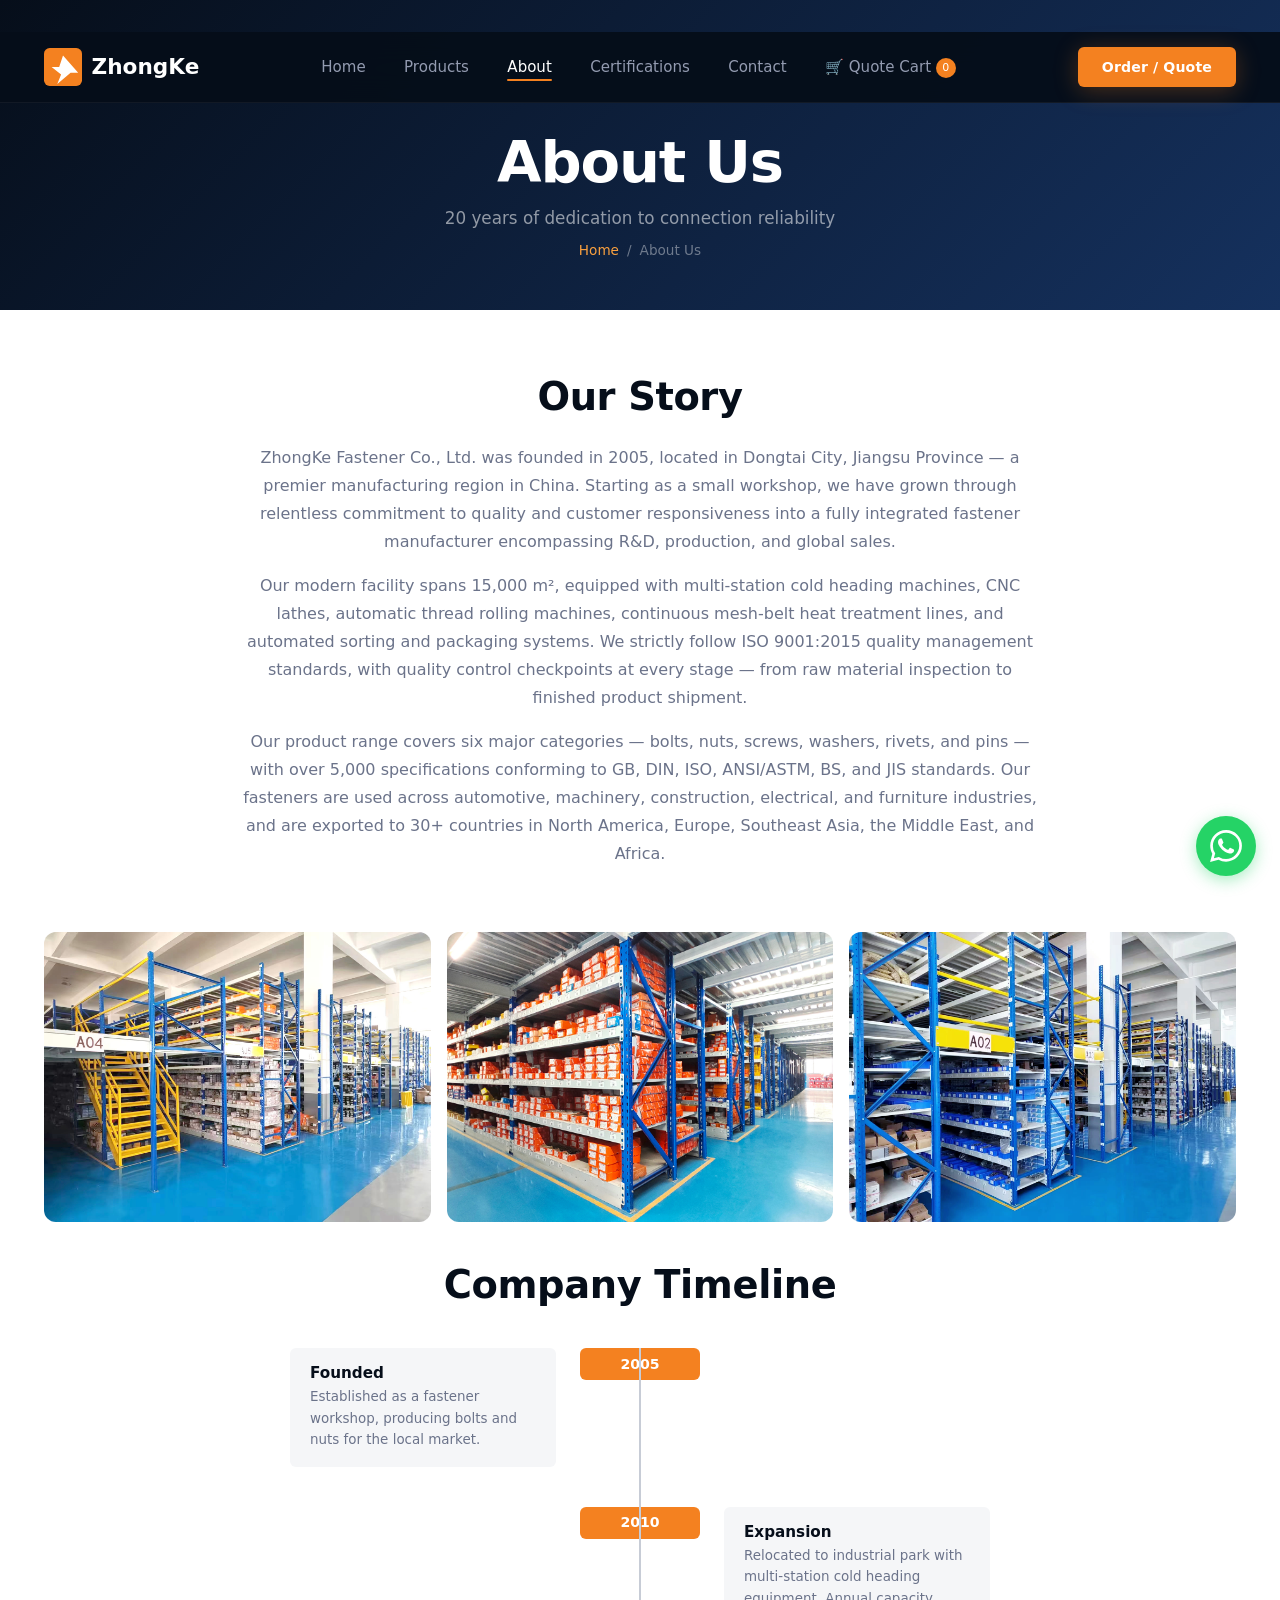
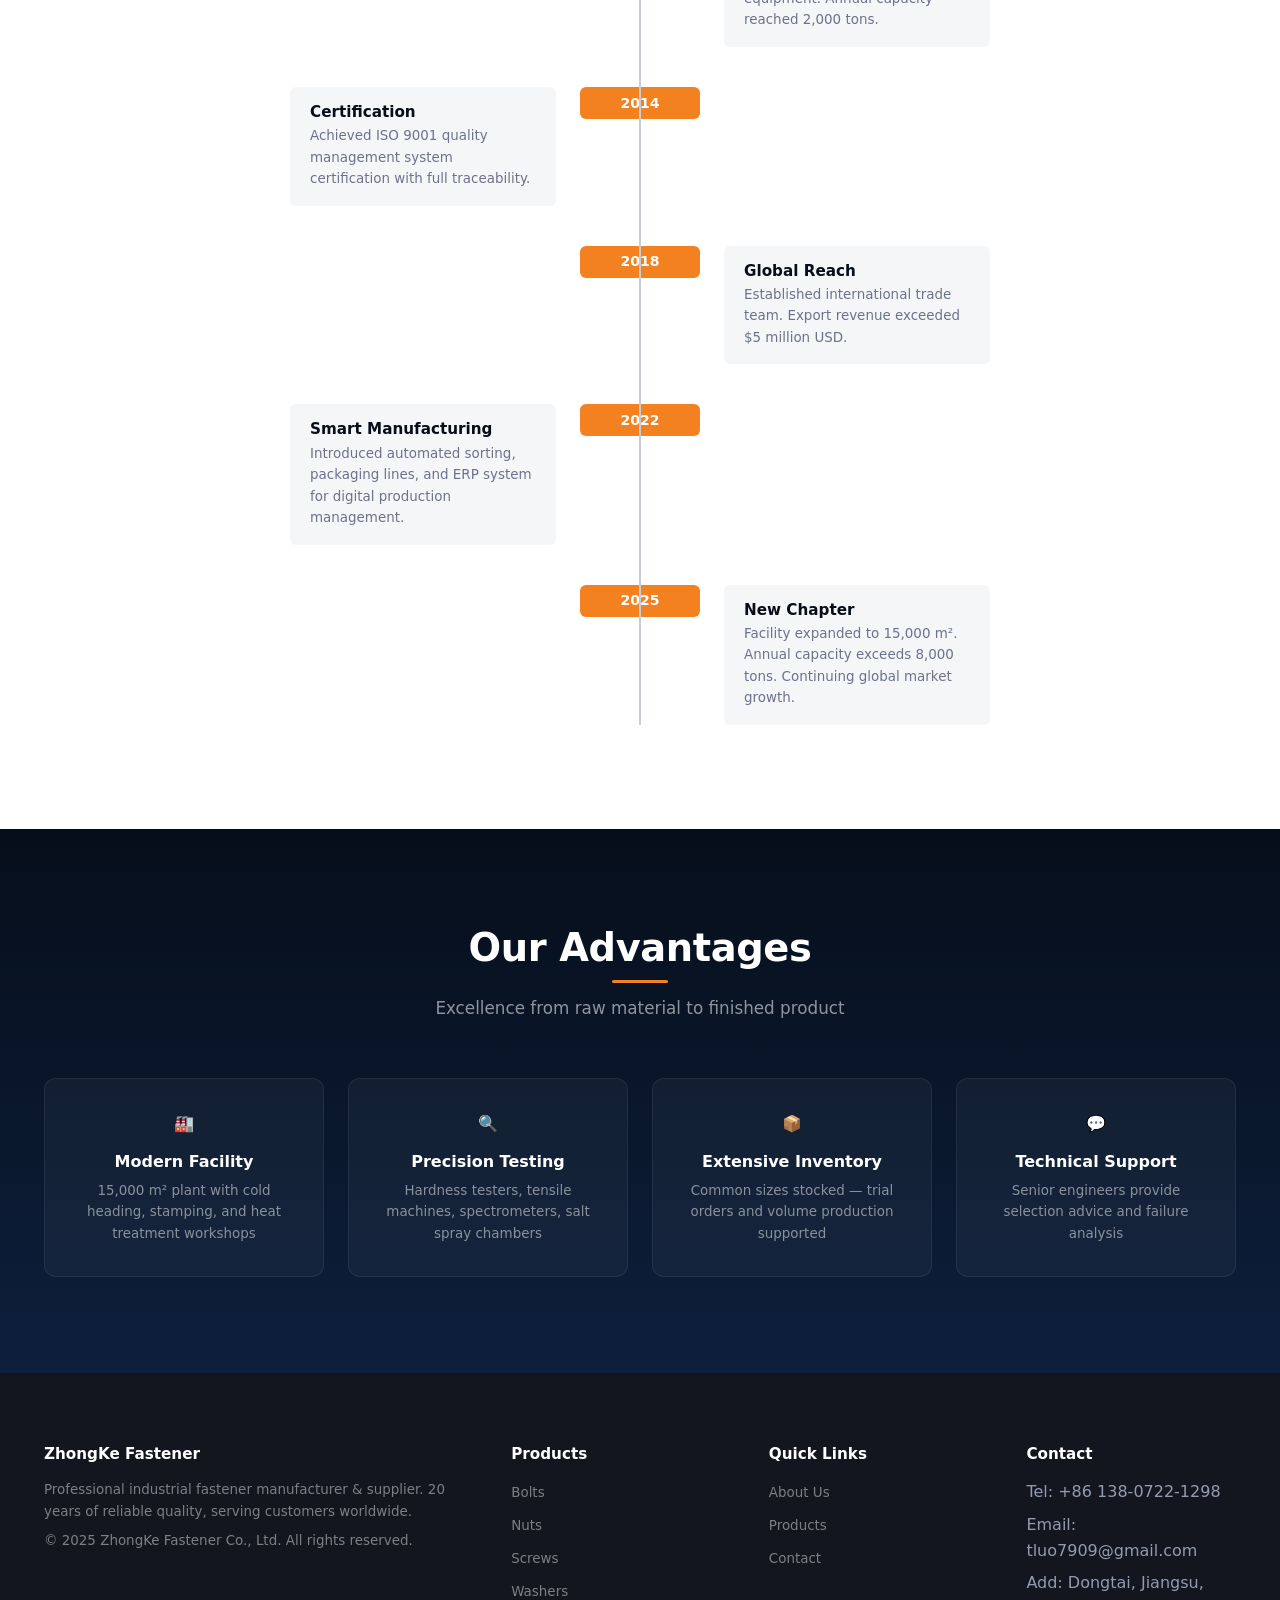
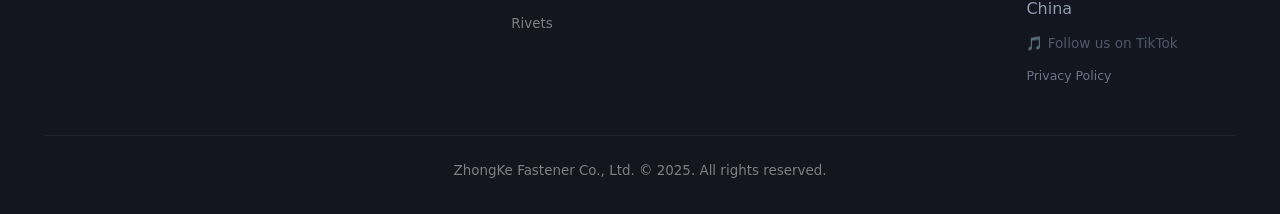
<file: about.html>
<!DOCTYPE html>
<html lang="en">
<head>
  <meta charset="UTF-8">
  <meta name="viewport" content="width=device-width, initial-scale=1.0">
  <meta name="description" content="About ZhongKe Fastener — Founded in 2005, professional fastener manufacturer. ISO 9001 certified, 15,000m² facility, exporting to 30+ countries.">
  <link rel="icon" type="image/svg+xml" href="/favicon.svg">
  <link rel="apple-touch-icon" sizes="180x180" href="/favicon.svg">
  <title>About Us | ZhongKe Fastener</title>
  <link rel="stylesheet" href="css/style.css">
</head>
<body>

  <nav class="navbar" id="navbar">
    <div class="container">
      <a href="index.html" class="nav-logo">
        <svg viewBox="0 0 40 40" fill="none" style="width:38px;height:38px"><rect width="40" height="40" rx="6" fill="#f48120"/><path d="M20 8l-4 12H8l10 8-4 10 14-12h8L20 8z" fill="#fff"/></svg>
        ZhongKe
      </a>
      <ul class="nav-links" id="navLinks">
        <li><a href="index.html">Home</a></li>
        <li><a href="products.html">Products</a></li>
        <li><a href="about.html" class="active">About</a></li>
        <li><a href="certifications.html">Certifications</a></li>
        <li><a href="contact.html">Contact</a></li>
        <li><a href="cart.html" class="cart-nav-link">🛒 Quote Cart <span class="cart-badge" style="display:none;background:var(--orange);color:#fff;border-radius:50%;width:20px;height:20px;font-size:11px;align-items:center;justify-content:center;vertical-align:middle;">0</span></a></li>
      </ul>
      <div class="nav-cta">
        <a href="contact.html" class="btn btn-primary">Order / Quote</a>
      </div>
      <button class="mobile-toggle" id="mobileToggle" aria-label="Menu">
        <span></span><span></span><span></span>
      </button>
    </div>
  </nav>

  <section class="page-banner">
    <div class="container">
      <h1>About Us</h1>
      <p>20 years of dedication to connection reliability</p>
      <div class="breadcrumb">
        <a href="index.html">Home</a><span>/</span><span>About Us</span>
      </div>
    </div>
  </section>

  <section class="about-page">
    <div class="container">
      <div class="about-story">
        <h2 style="margin-bottom:1.5rem;">Our Story</h2>
        <p>ZhongKe Fastener Co., Ltd. was founded in 2005, located in Dongtai City, Jiangsu Province — a premier manufacturing region in China. Starting as a small workshop, we have grown through relentless commitment to quality and customer responsiveness into a fully integrated fastener manufacturer encompassing R&D, production, and global sales.</p>
        <p>Our modern facility spans 15,000 m², equipped with multi-station cold heading machines, CNC lathes, automatic thread rolling machines, continuous mesh-belt heat treatment lines, and automated sorting and packaging systems. We strictly follow ISO 9001:2015 quality management standards, with quality control checkpoints at every stage — from raw material inspection to finished product shipment.</p>
        <p>Our product range covers six major categories — bolts, nuts, screws, washers, rivets, and pins — with over 5,000 specifications conforming to GB, DIN, ISO, ANSI/ASTM, BS, and JIS standards. Our fasteners are used across automotive, machinery, construction, electrical, and furniture industries, and are exported to 30+ countries in North America, Europe, Southeast Asia, the Middle East, and Africa.</p>
      </div>

      <!-- Factory Photos -->
      <div class="factory-gallery" style="display:grid;grid-template-columns:repeat(3,1fr);gap:16px;margin-bottom:2.5rem;">
        <div style="border-radius:12px;overflow:hidden;aspect-ratio:4/3;"><img src="images/factory/warehouse-1.jpg" alt="ZhongKe warehouse inventory" loading="lazy" style="width:100%;height:100%;object-fit:cover;"></div>
        <div style="border-radius:12px;overflow:hidden;aspect-ratio:4/3;"><img src="images/factory/warehouse-2.jpg" alt="ZhongKe warehouse shelves" loading="lazy" style="width:100%;height:100%;object-fit:cover;"></div>
        <div style="border-radius:12px;overflow:hidden;aspect-ratio:4/3;"><img src="images/factory/warehouse-3.jpg" alt="ZhongKe warehouse stock" loading="lazy" style="width:100%;height:100%;object-fit:cover;"></div>
      </div>

      <h2 style="text-align:center;margin-bottom:2.5rem;">Company Timeline</h2>
      <div class="timeline">
        <div class="timeline-item">
          <div class="timeline-content">
            <h4>Founded</h4>
            <p>Established as a fastener workshop, producing bolts and nuts for the local market.</p>
          </div>
          <div class="timeline-year">2005</div>
          <div></div>
        </div>
        <div class="timeline-item">
          <div></div>
          <div class="timeline-year">2010</div>
          <div class="timeline-content">
            <h4>Expansion</h4>
            <p>Relocated to industrial park with multi-station cold heading equipment. Annual capacity reached 2,000 tons.</p>
          </div>
        </div>
        <div class="timeline-item">
          <div class="timeline-content">
            <h4>Certification</h4>
            <p>Achieved ISO 9001 quality management system certification with full traceability.</p>
          </div>
          <div class="timeline-year">2014</div>
          <div></div>
        </div>
        <div class="timeline-item">
          <div></div>
          <div class="timeline-year">2018</div>
          <div class="timeline-content">
            <h4>Global Reach</h4>
            <p>Established international trade team. Export revenue exceeded $5 million USD.</p>
          </div>
        </div>
        <div class="timeline-item">
          <div class="timeline-content">
            <h4>Smart Manufacturing</h4>
            <p>Introduced automated sorting, packaging lines, and ERP system for digital production management.</p>
          </div>
          <div class="timeline-year">2022</div>
          <div></div>
        </div>
        <div class="timeline-item">
          <div></div>
          <div class="timeline-year">2025</div>
          <div class="timeline-content">
            <h4>New Chapter</h4>
            <p>Facility expanded to 15,000 m². Annual capacity exceeds 8,000 tons. Continuing global market growth.</p>
          </div>
        </div>
      </div>
    </div>
  </section>

  <section class="capability">
    <div class="container">
      <div class="section-title">
        <h2>Our Advantages</h2>
        <p>Excellence from raw material to finished product</p>
      </div>
      <div class="cap-grid">
        <div class="cap-card">
          <div class="cap-icon">&#x1f3ed;</div>
          <h3>Modern Facility</h3>
          <p>15,000 m² plant with cold heading, stamping, and heat treatment workshops</p>
        </div>
        <div class="cap-card">
          <div class="cap-icon">&#x1f50d;</div>
          <h3>Precision Testing</h3>
          <p>Hardness testers, tensile machines, spectrometers, salt spray chambers</p>
        </div>
        <div class="cap-card">
          <div class="cap-icon">&#x1f4e6;</div>
          <h3>Extensive Inventory</h3>
          <p>Common sizes stocked — trial orders and volume production supported</p>
        </div>
        <div class="cap-card">
          <div class="cap-icon">&#x1f4ac;</div>
          <h3>Technical Support</h3>
          <p>Senior engineers provide selection advice and failure analysis</p>
        </div>
      </div>
    </div>
  </section>

  <footer class="footer">
    <div class="container">
      <div class="footer-grid">
        <div>
          <h4>ZhongKe Fastener</h4>
          <p style="margin-bottom:0.5rem;">Professional industrial fastener manufacturer & supplier. 20 years of reliable quality, serving customers worldwide.</p>
          <p>&copy; 2025 ZhongKe Fastener Co., Ltd. All rights reserved.</p>
        </div>
        <div>
          <h4>Products</h4>
          <ul class="footer-links">
            <li><a href="products.html#bolts">Bolts</a></li>
            <li><a href="products.html#nuts">Nuts</a></li>
            <li><a href="products.html#screws">Screws</a></li>
            <li><a href="products.html#washers">Washers</a></li>
            <li><a href="products.html#rivets">Rivets</a></li>
          </ul>
        </div>
        <div>
          <h4>Quick Links</h4>
          <ul class="footer-links">
            <li><a href="about.html">About Us</a></li>
            <li><a href="products.html">Products</a></li>
            <li><a href="contact.html">Contact</a></li>
          </ul>
        </div>
        <div>
          <h4>Contact</h4>
          <ul class="footer-links">
            <li>Tel: +86 138-0722-1298</li>
            <li>Email: tluo7909@gmail.com</li>
            <li>Add: Dongtai, Jiangsu, China</li>
            <li style="margin-top:0.5rem;"><a href="https://www.tiktok.com/@zhongke_fastener" target="_blank" rel="noopener" style="color:var(--gray-600);text-decoration:none;font-size:0.85rem;">🎵 Follow us on TikTok</a></li><li><a href="privacy.html" style="color:var(--gray-500);text-decoration:none;font-size:0.78rem;">Privacy Policy</a></li>
          </ul>
        </div>
      </div>
      <div class="footer-bottom">
        <p>ZhongKe Fastener Co., Ltd. &copy; 2025. All rights reserved.</p>
      </div>
    </div>
  </footer>

  <button class="scroll-top" id="scrollTop" aria-label="Back to top">&#x2191;</button>

  <script src="js/cart.js"></script>
  <script src="js/main.js"></script>
<!-- WhatsApp Float -->
<a href="https://wa.me/8613807221298" class="whatsapp-float" target="_blank" rel="noopener" aria-label="Chat on WhatsApp"><svg viewBox="0 0 24 24" width="32" height="32"><path d="M17.472 14.382c-.297-.149-1.758-.867-2.03-.967-.273-.099-.471-.148-.67.15-.197.297-.767.966-.94 1.164-.173.199-.347.223-.644.075-.297-.15-1.255-.463-2.39-1.475-.883-.788-1.48-1.761-1.653-2.059-.173-.297-.018-.458.13-.606.134-.133.298-.347.446-.52.149-.174.198-.298.298-.497.099-.198.05-.371-.025-.52-.075-.149-.669-1.612-.916-2.207-.242-.579-.487-.5-.669-.51-.173-.008-.371-.01-.57-.01-.198 0-.52.074-.792.372-.272.297-1.04 1.016-1.04 2.479 0 1.462 1.065 2.875 1.213 3.074.149.198 2.096 3.2 5.077 4.487.709.306 1.262.489 1.694.625.712.227 1.36.195 1.871.118.571-.085 1.758-.719 2.006-1.413.248-.694.248-1.289.173-1.413-.074-.124-.272-.198-.57-.347m-5.421 7.403h-.004a9.87 9.87 0 01-5.031-1.378l-.361-.214-3.741.982.998-3.648-.235-.374a9.86 9.86 0 01-1.51-5.26c.001-5.45 4.436-9.884 9.888-9.884 2.64 0 5.122 1.03 6.988 2.898a9.825 9.825 0 012.893 6.994c-.003 5.45-4.437 9.884-9.885 9.884m8.413-18.297A11.815 11.815 0 0012.05 0C5.495 0 .16 5.335.157 11.892c0 2.096.547 4.142 1.588 5.945L.057 24l6.305-1.654a11.882 11.882 0 005.683 1.448h.005c6.554 0 11.89-5.335 11.893-11.893a11.821 11.821 0 00-3.48-8.413z" fill="white"/></svg></a>
<script async src="https://www.googletagmanager.com/gtag/js?id=G-108Y2N6RFN"></script><script>window.dataLayer=window.dataLayer||[];function gtag(){dataLayer.push(arguments);}gtag("js",new Date());gtag("config","G-108Y2N6RFN");</script>
</body>
</html>
</file>
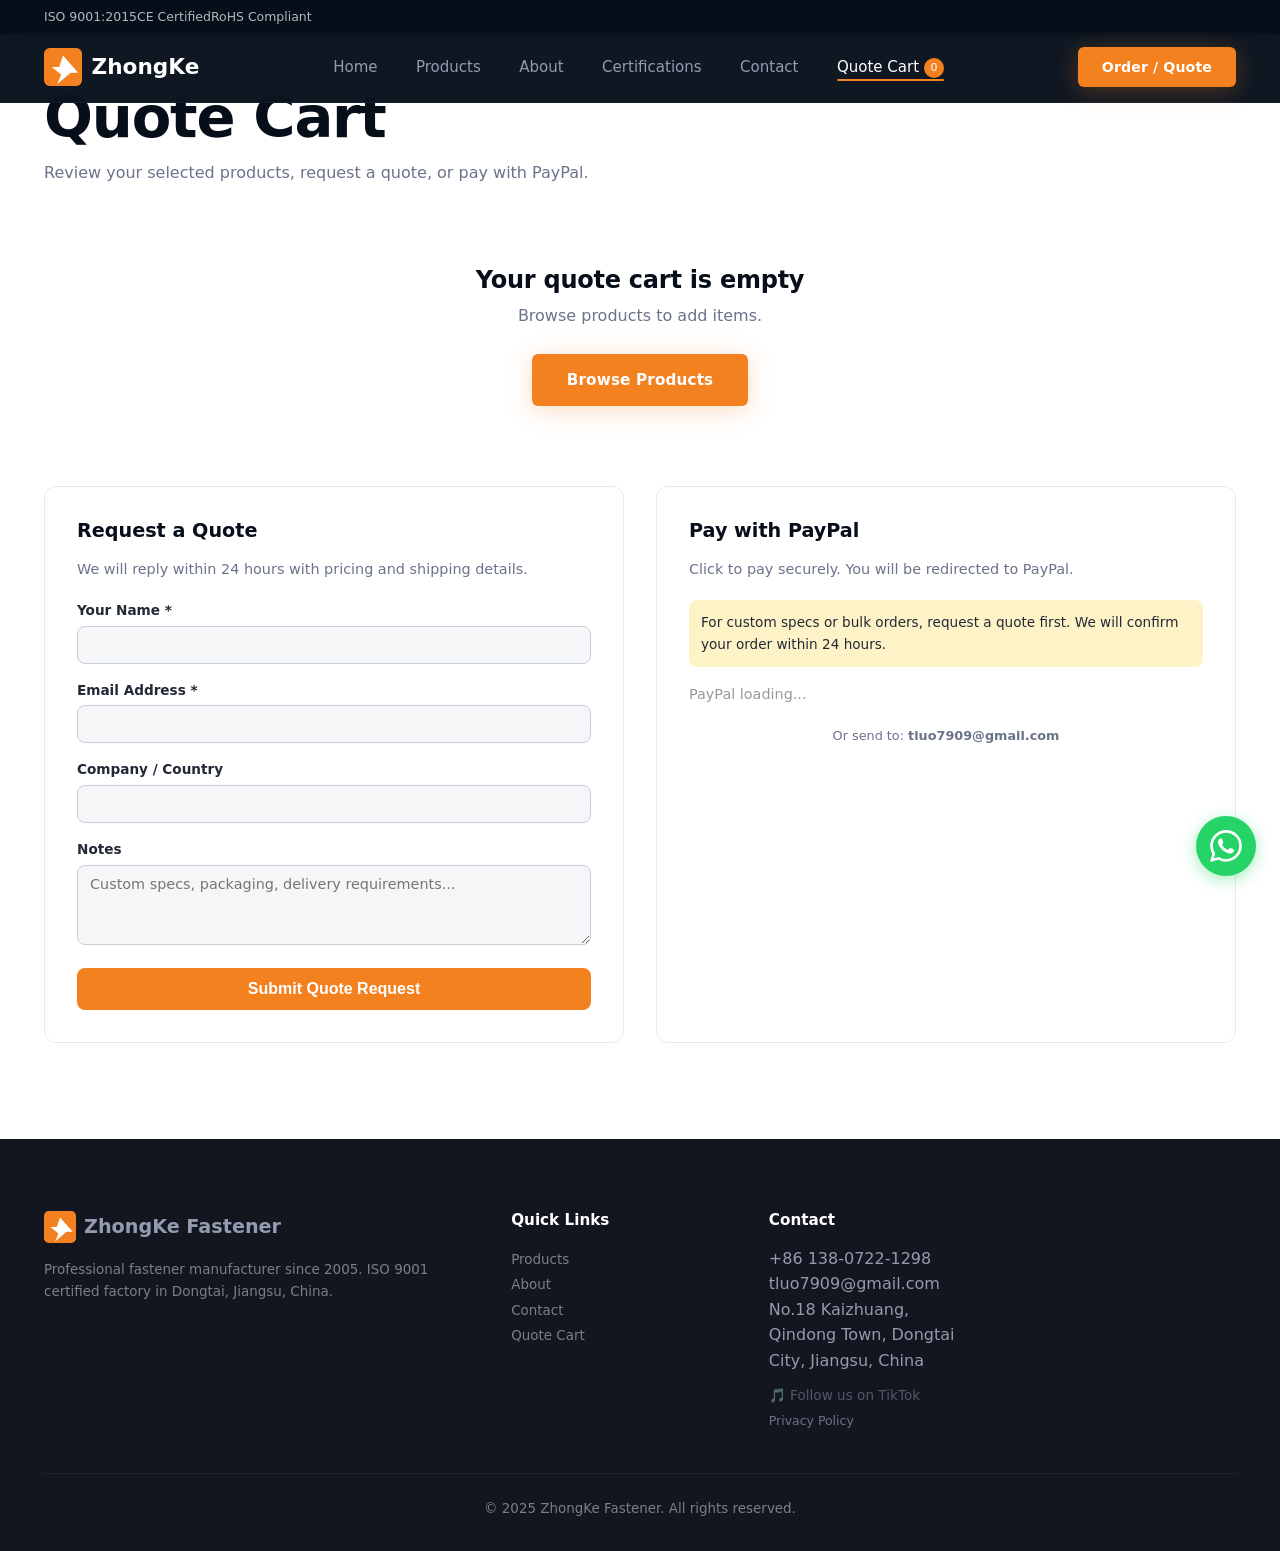
<file: cart.html>
<!DOCTYPE html>
<html lang="en">
<head>
  <meta charset="UTF-8">
  <meta name="viewport" content="width=device-width, initial-scale=1.0">
  <meta name="description" content="Quote Cart — ZhongKe Fastener. Review your selected fasteners and submit a quote request or pay via PayPal.">
  <link rel="icon" type="image/svg+xml" href="/favicon.svg">
  <link rel="apple-touch-icon" sizes="180x180" href="/favicon.svg">
  <title>Quote Cart | ZhongKe Fastener</title>
  <link rel="stylesheet" href="css/style.css">
  <style>
    .cart-page { padding: 3rem 0 6rem 0; }
    .cart-page h1 { margin-bottom: 0.5rem; }
    .cart-page .subtitle { color: var(--gray-500); margin-bottom: 2rem; }
    .checkout-section { display: grid; grid-template-columns: 1fr 1fr; gap: 2rem; margin-top: 2rem; }
    @media (max-width: 768px) { .checkout-section { grid-template-columns: 1fr; } }
    .checkout-card { background: var(--white); border-radius: var(--radius-lg); padding: 2rem; border: 1px solid var(--gray-100); }
    .checkout-card h3 { margin-bottom: 1rem; }
    .checkout-card p { font-size: 0.9rem; color: var(--gray-500); margin-bottom: 1.2rem; }
    .form-group { margin-bottom: 1rem; }
    .form-group label { display: block; font-size: 0.85rem; font-weight: 600; margin-bottom: 4px; }
    .form-group input, .form-group textarea { width: 100%; padding: 10px 12px; border: 1px solid var(--gray-200); border-radius: 8px; font-size: 0.9rem; font-family: inherit; }
    .form-group textarea { resize: vertical; min-height: 80px; }
    .btn-submit { background: var(--orange); color: #fff; border: none; border-radius: 8px; padding: 12px 28px; font-size: 1rem; font-weight: 600; cursor: pointer; width: 100%; }
    .btn-submit:hover { background: #d9701a; }
    .btn-paypal { background: #ffc439; color: #111; border: none; border-radius: 8px; padding: 12px 28px; font-size: 1rem; font-weight: 700; cursor: pointer; width: 100%; }
    .btn-paypal:hover { background: #f0b830; }
    .btn-secondary { background: var(--gray-100); color: var(--text); border: 1px solid var(--gray-200); border-radius: 8px; padding: 12px 28px; font-size: 1rem; font-weight: 600; cursor: pointer; text-align: center; display: block; text-decoration: none; }
    .btn-secondary:hover { background: var(--gray-200); }
    .total-row { display: flex; justify-content: space-between; padding: 0.6rem 0; border-bottom: 1px solid var(--gray-100); font-size: 0.95rem; }
    .total-row.final { font-size: 1.2rem; font-weight: 700; border: none; margin-top: 0.5rem; }
    .toast { position: fixed; bottom: 24px; left: 50%; transform: translateX(-50%); background: #22c55e; color: #000; padding: 12px 24px; border-radius: 8px; font-weight: 600; z-index: 9999; display:none; }
  </style>
</head>
<body>

  <div class="trust-bar"><div class="container"><div class="trust-bar-left"><span>ISO 9001:2015</span><span>CE Certified</span><span>RoHS Compliant</span></div></div></div>

  <nav class="navbar" id="navbar">
    <div class="container">
      <a href="index.html" class="nav-logo">
        <svg viewBox="0 0 40 40" fill="none" style="width:38px;height:38px"><rect width="40" height="40" rx="6" fill="#f48120"/><path d="M20 8l-4 12H8l10 8-4 10 14-12h8L20 8z" fill="#fff"/></svg>
        ZhongKe
      </a>
      <ul class="nav-links" id="navLinks">
        <li><a href="index.html">Home</a></li>
        <li><a href="products.html">Products</a></li>
        <li><a href="about.html">About</a></li>
        <li><a href="certifications.html">Certifications</a></li>
        <li><a href="contact.html">Contact</a></li>
        <li><a href="cart.html" class="active cart-nav-link">Quote Cart <span class="cart-badge" style="display:none;background:var(--orange);color:#fff;border-radius:50%;width:20px;height:20px;font-size:11px;align-items:center;justify-content:center;vertical-align:middle;">0</span></a></li>
      </ul>
      <div class="nav-cta"><a href="contact.html" class="btn btn-primary">Order / Quote</a></div>
      <button class="mobile-toggle" id="mobileToggle" aria-label="Menu"><span></span><span></span><span></span></button>
    </div>
  </nav>

  <section class="cart-page">
    <div class="container">
      <h1>Quote Cart</h1>
      <p class="subtitle">Review your selected products, request a quote, or pay with PayPal.</p>
      <div id="cartContent"></div>
    </div>
  </section>

  <footer class="footer">
    <div class="container">
      <div class="footer-grid">
        <div class="footer-brand">
          <div style="display:flex;align-items:center;gap:0.5rem;margin-bottom:1rem;">
            <svg viewBox="0 0 40 40" fill="none" style="width:32px;height:32px"><rect width="40" height="40" rx="6" fill="#f48120"/><path d="M20 8l-4 12H8l10 8-4 10 14-12h8L20 8z" fill="#fff"/></svg>
            <strong style="font-size:1.2rem;">ZhongKe Fastener</strong>
          </div>
          <p>Professional fastener manufacturer since 2005. ISO 9001 certified factory in Dongtai, Jiangsu, China.</p>
        </div>
        <div>
          <h4>Quick Links</h4>
          <ul><li><a href="products.html">Products</a></li><li><a href="about.html">About</a></li><li><a href="contact.html">Contact</a></li><li><a href="cart.html">Quote Cart</a></li></ul>
        </div>
        <div>
          <h4>Contact</h4>
          <ul><li>+86 138-0722-1298</li><li>tluo7909@gmail.com</li><li>No.18 Kaizhuang, Qindong Town, Dongtai City, Jiangsu, China</li><li style="margin-top:0.5rem;"><a href="https://www.tiktok.com/@zhongke_fastener" target="_blank" rel="noopener" style="color:var(--gray-600);text-decoration:none;font-size:0.85rem;">🎵 Follow us on TikTok</a></li><li><a href="privacy.html" style="color:var(--gray-500);text-decoration:none;font-size:0.78rem;">Privacy Policy</a></li></ul>
        </div>
      </div>
      <div class="footer-bottom"><p>&copy; 2025 ZhongKe Fastener. All rights reserved.</p></div>
    </div>
  </footer>

  <script src="js/cart.js"></script>
  <script>
    function esc(str) {
      return str.replace(/&/g, '&amp;').replace(/</g, '&lt;').replace(/>/g, '&gt;').replace(/"/g, '&quot;').replace(/'/g, "\\'");
    }

    function renderCart() {
      var items = ZKCart.getAll();
      var el = document.getElementById('cartContent');
      var h = '';

      // Product table or empty message
      if (items.length === 0) {
        h += '<div class="cart-empty"><h2>Your quote cart is empty</h2><p>Browse <a href="products.html">products</a> to add items.</p><br><a href="products.html" class="btn btn-primary">Browse Products</a></div>';
      } else {
        h += '<div style="overflow-x:auto;"><table class="cart-table"><thead><tr><th>Product</th><th>Spec</th><th>Material / Grade</th><th>Standard</th><th>Qty</th><th></th></tr></thead><tbody>';
        items.forEach(function(it) {
          var sid = it.id.replace(/'/g, "\\'");
          h += '<tr><td><strong>' + it.name + '</strong></td><td>' + it.spec + '</td><td>' + it.material + ' / ' + it.grade + '</td><td>' + it.standard + '</td><td><input type="number" class="qty-input" value="' + it.qty + '" min="1" onchange="ZKCart.updateQty(\'' + sid + '\',this.value);renderCart();" style="width:70px;"></td><td><button class="btn-remove" onclick="ZKCart.remove(\'' + sid + '\');renderCart();">X</button></td></tr>';
        });
        h += '</tbody></table></div>';
        h += '<div style="display:flex;gap:1rem;margin-top:1rem;"><button class="btn-secondary" onclick="ZKCart.clear();renderCart();" style="width:auto;">Clear Cart</button><a href="products.html" class="btn-secondary" style="width:auto;">Continue Browsing</a></div>';
      }

      // Checkout section - always visible
      h += '<div class="checkout-section">';

      // Quote form
      h += '<div class="checkout-card"><h3>Request a Quote</h3><p>We will reply within 24 hours with pricing and shipping details.</p><form id="quoteForm"><div class="form-group"><label>Your Name *</label><input type="text" name="name" required></div><div class="form-group"><label>Email Address *</label><input type="email" name="email" required></div><div class="form-group"><label>Company / Country</label><input type="text" name="company"></div><div class="form-group"><label>Notes</label><textarea name="notes" placeholder="Custom specs, packaging, delivery requirements..."></textarea></div><input type="hidden" name="order" id="orderSummary"><button type="submit" class="btn-submit">Submit Quote Request</button></form></div>';

      // PayPal card — Live Smart Payment Buttons
      h += '<div class="checkout-card"><h3>Pay with PayPal</h3><p>Click to pay securely. You will be redirected to PayPal.</p><div style="background:#fef3c7;padding:12px;border-radius:8px;margin-bottom:1rem;font-size:0.85rem;">For custom specs or bulk orders, request a quote first. We will confirm your order within 24 hours.</div><div id="paypal-button-container"><p style="color:#999;">PayPal loading...</p></div><p style="text-align:center;font-size:0.8rem;color:var(--gray-500);margin-top:8px;">Or send to: <strong>tluo7909@gmail.com</strong></p></div>';

      h += '</div>';

      el.innerHTML = h;

      // Order summary for email
      var summary = items.length > 0
        ? items.map(function(i) { return i.name + ' (' + i.spec + ') x ' + i.qty + ' pcs - ' + i.grade + ' / ' + i.material; }).join('\n')
        : '(General inquiry - no specific items added)';
      var se = document.getElementById('orderSummary');
      if (se) se.value = summary;

      // Handle form
      var fe = document.getElementById('quoteForm');
      if (fe) {
        fe.addEventListener('submit', function(e) {
          e.preventDefault();
          var d = new FormData(fe);
          var body = 'Quote Request - ZhongKe Fastener\n\n--- Customer ---\nName: ' + d.get('name') + '\nEmail: ' + d.get('email') + '\nCompany: ' + d.get('company') + '\nNotes: ' + d.get('notes') + '\n\n--- Items ---\n' + summary + '\n';
          window.open('mailto:tluo7909@gmail.com?subject=Quote Request: ' + d.get('name') + '&body=' + encodeURIComponent(body), '_blank');
          var t = document.getElementById('toast');
          t.style.display = 'block'; t.textContent = 'Email opened! Send it to complete your request.';
          setTimeout(function(){ t.style.display = 'none'; }, 4000);
        });
      }

      // PayPal Smart Buttons — Live
      if (typeof paypal !== 'undefined') {
        paypal.Buttons({
          style: { layout: 'vertical', color: 'gold', shape: 'rect', label: 'paypal' },
          createOrder: function(data, actions) {
            return actions.order.create({
              purchase_units: [{
                description: 'ZhongKe Fastener Products Order',
                amount: { currency_code: 'USD', value: '1.00' },
                payee: { email_address: 'tluo7909@gmail.com' }
              }]
            });
          },
          onApprove: function(data) {
            alert('Payment successful! Thank you. Order ID: ' + data.orderID + '\n\nWe will contact you within 24 hours to confirm shipping details.\n\nAny questions: tluo7909@gmail.com');
            ZKCart.clear(); renderCart();
          },
          onError: function(err) {
            alert('Payment was not completed. You can also email us at tluo7909@gmail.com to arrange payment.');
          }
        }).render('#paypal-button-container');
      }
    }

    renderCart();
  </script>
  <!-- PayPal Live SDK -->
  <script src="https://www.paypal.com/sdk/js?client-id=AfpEZaT8Q8mYI6wsR7yYQV-KcMKmjumrsoIA6MlDlOzEQuGmLyHeqkVkeJJbtAGaNLao5_9G4wDYOeBT&currency=USD" data-namespace="paypal"></script>
  <div class="toast" id="toast"></div>
<!-- WhatsApp Float Button -->
<a href="https://wa.me/8613807221298" class="whatsapp-float" target="_blank" rel="noopener" aria-label="Chat on WhatsApp">
<svg viewBox="0 0 24 24" width="32" height="32"><path d="M17.472 14.382c-.297-.149-1.758-.867-2.03-.967-.273-.099-.471-.148-.67.15-.197.297-.767.966-.94 1.164-.173.199-.347.223-.644.075-.297-.15-1.255-.463-2.39-1.475-.883-.788-1.48-1.761-1.653-2.059-.173-.297-.018-.458.13-.606.134-.133.298-.347.446-.52.149-.174.198-.298.298-.497.099-.198.05-.371-.025-.52-.075-.149-.669-1.612-.916-2.207-.242-.579-.487-.5-.669-.51-.173-.008-.371-.01-.57-.01-.198 0-.52.074-.792.372-.272.297-1.04 1.016-1.04 2.479 0 1.462 1.065 2.875 1.213 3.074.149.198 2.096 3.2 5.077 4.487.709.306 1.262.489 1.694.625.712.227 1.36.195 1.871.118.571-.085 1.758-.719 2.006-1.413.248-.694.248-1.289.173-1.413-.074-.124-.272-.198-.57-.347m-5.421 7.403h-.004a9.87 9.87 0 01-5.031-1.378l-.361-.214-3.741.982.998-3.648-.235-.374a9.86 9.86 0 01-1.51-5.26c.001-5.45 4.436-9.884 9.888-9.884 2.64 0 5.122 1.03 6.988 2.898a9.825 9.825 0 012.893 6.994c-.003 5.45-4.437 9.884-9.885 9.884m8.413-18.297A11.815 11.815 0 0012.05 0C5.495 0 .16 5.335.157 11.892c0 2.096.547 4.142 1.588 5.945L.057 24l6.305-1.654a11.882 11.882 0 005.683 1.448h.005c6.554 0 11.89-5.335 11.893-11.893a11.821 11.821 0 00-3.48-8.413z" fill="white"/></svg></a>
<!-- Google Analytics -->
<script async src="https://www.googletagmanager.com/gtag/js?id=G-108Y2N6RFN"></script>
<script>window.dataLayer=window.dataLayer||[];function gtag(){dataLayer.push(arguments);}gtag('js',new Date());gtag('config','G-108Y2N6RFN');</script>
</body>
</html>
</file>
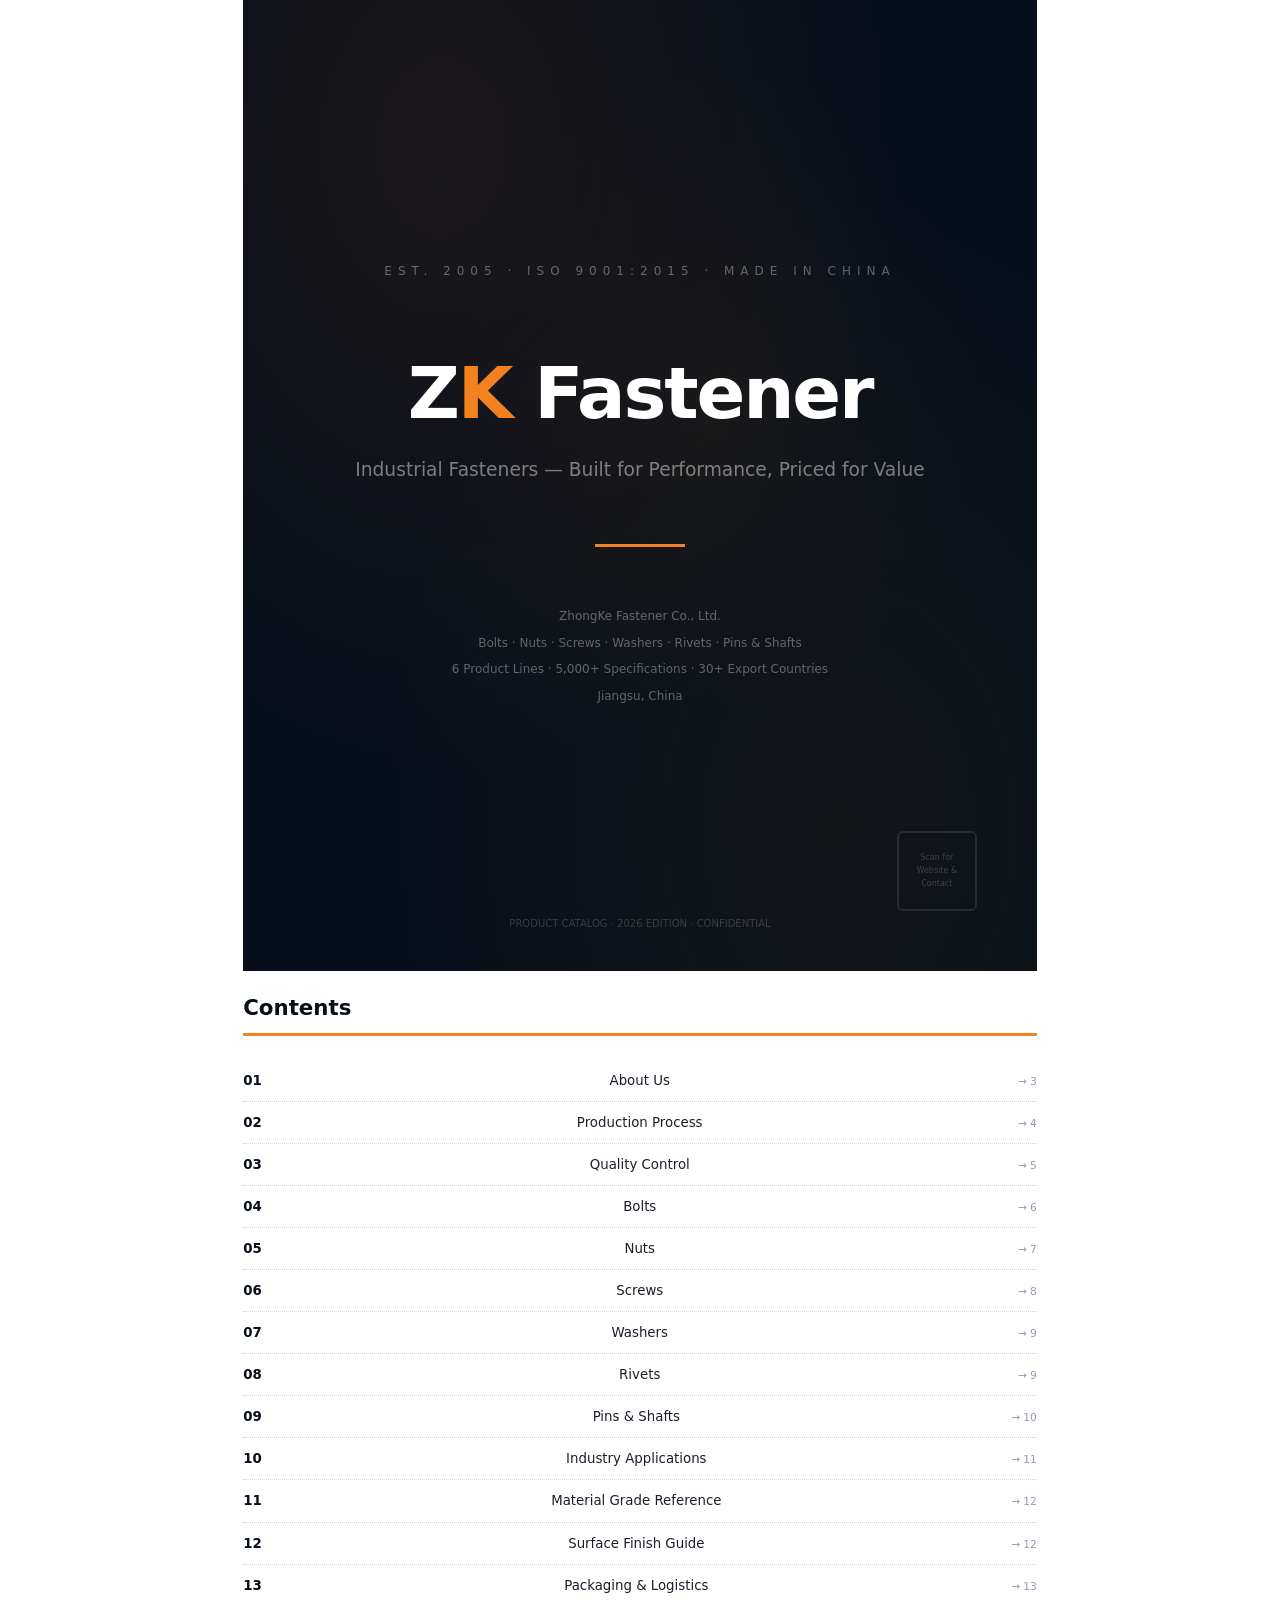
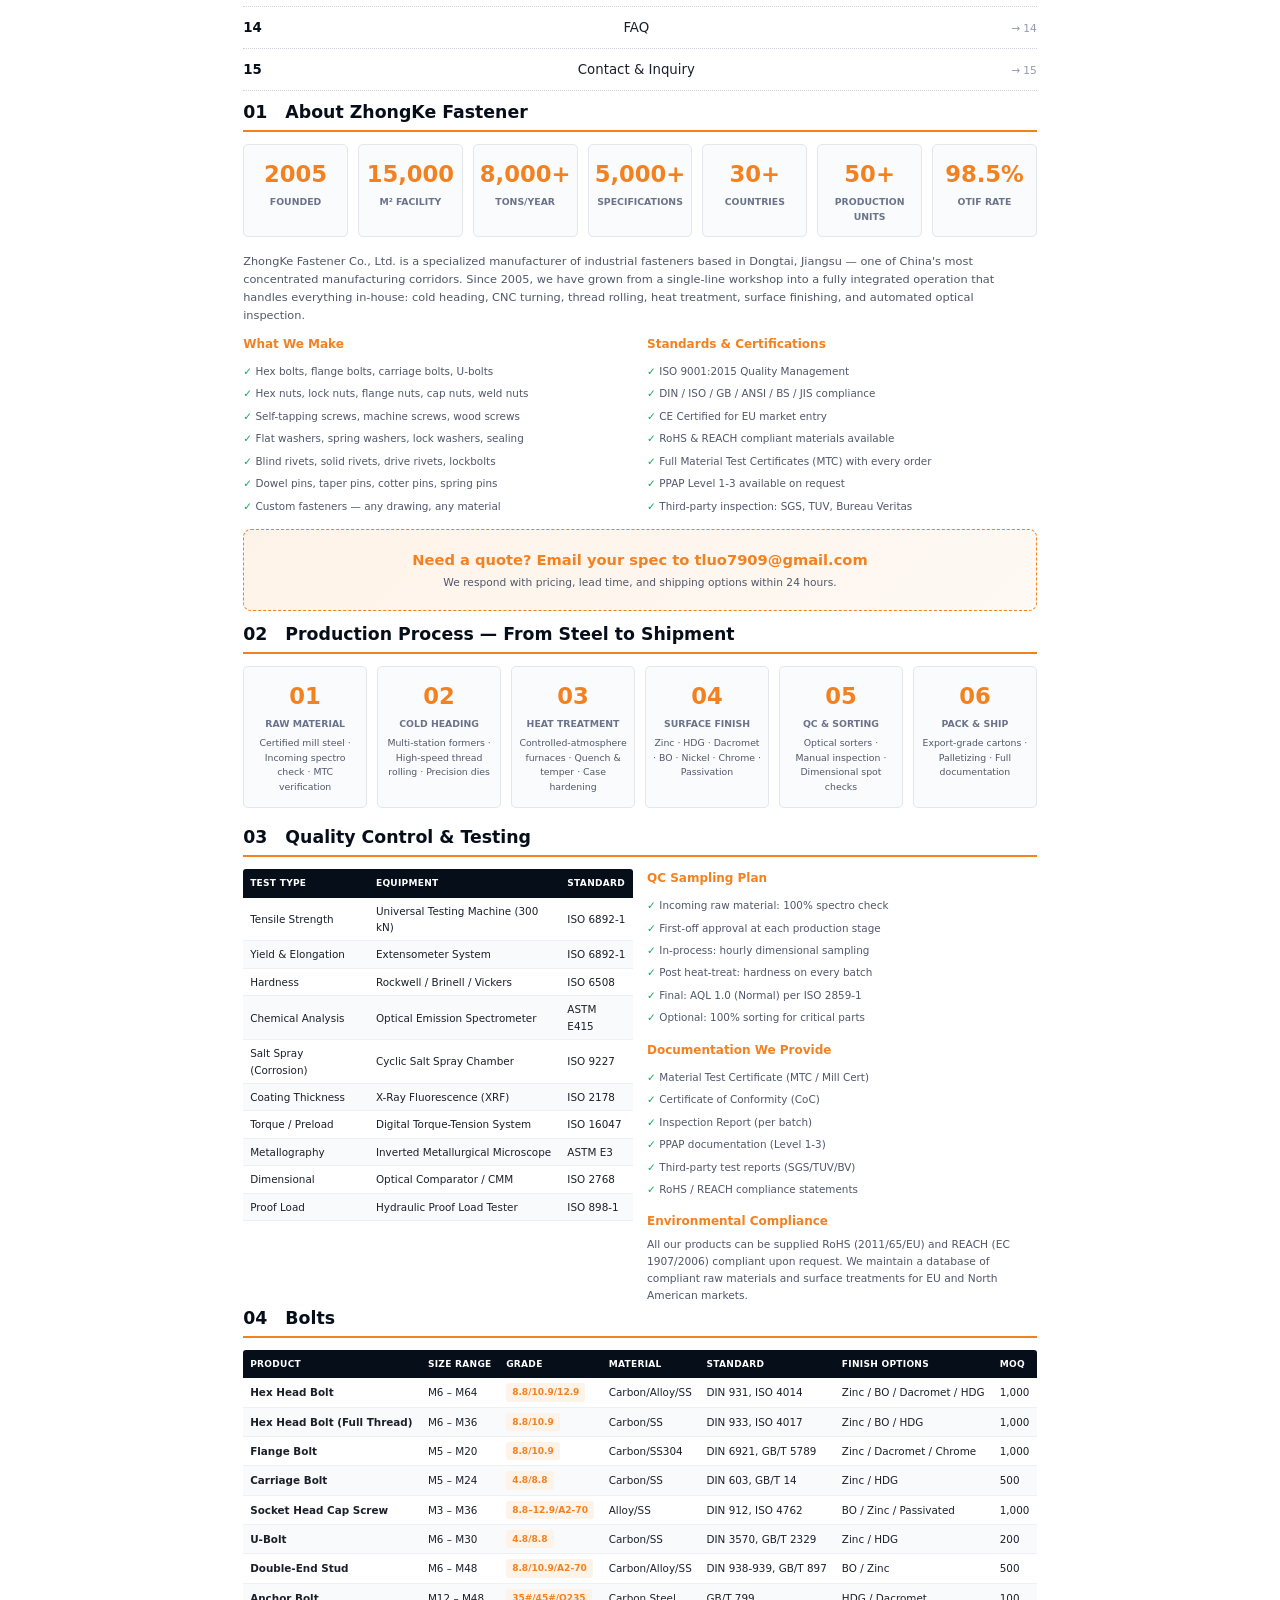
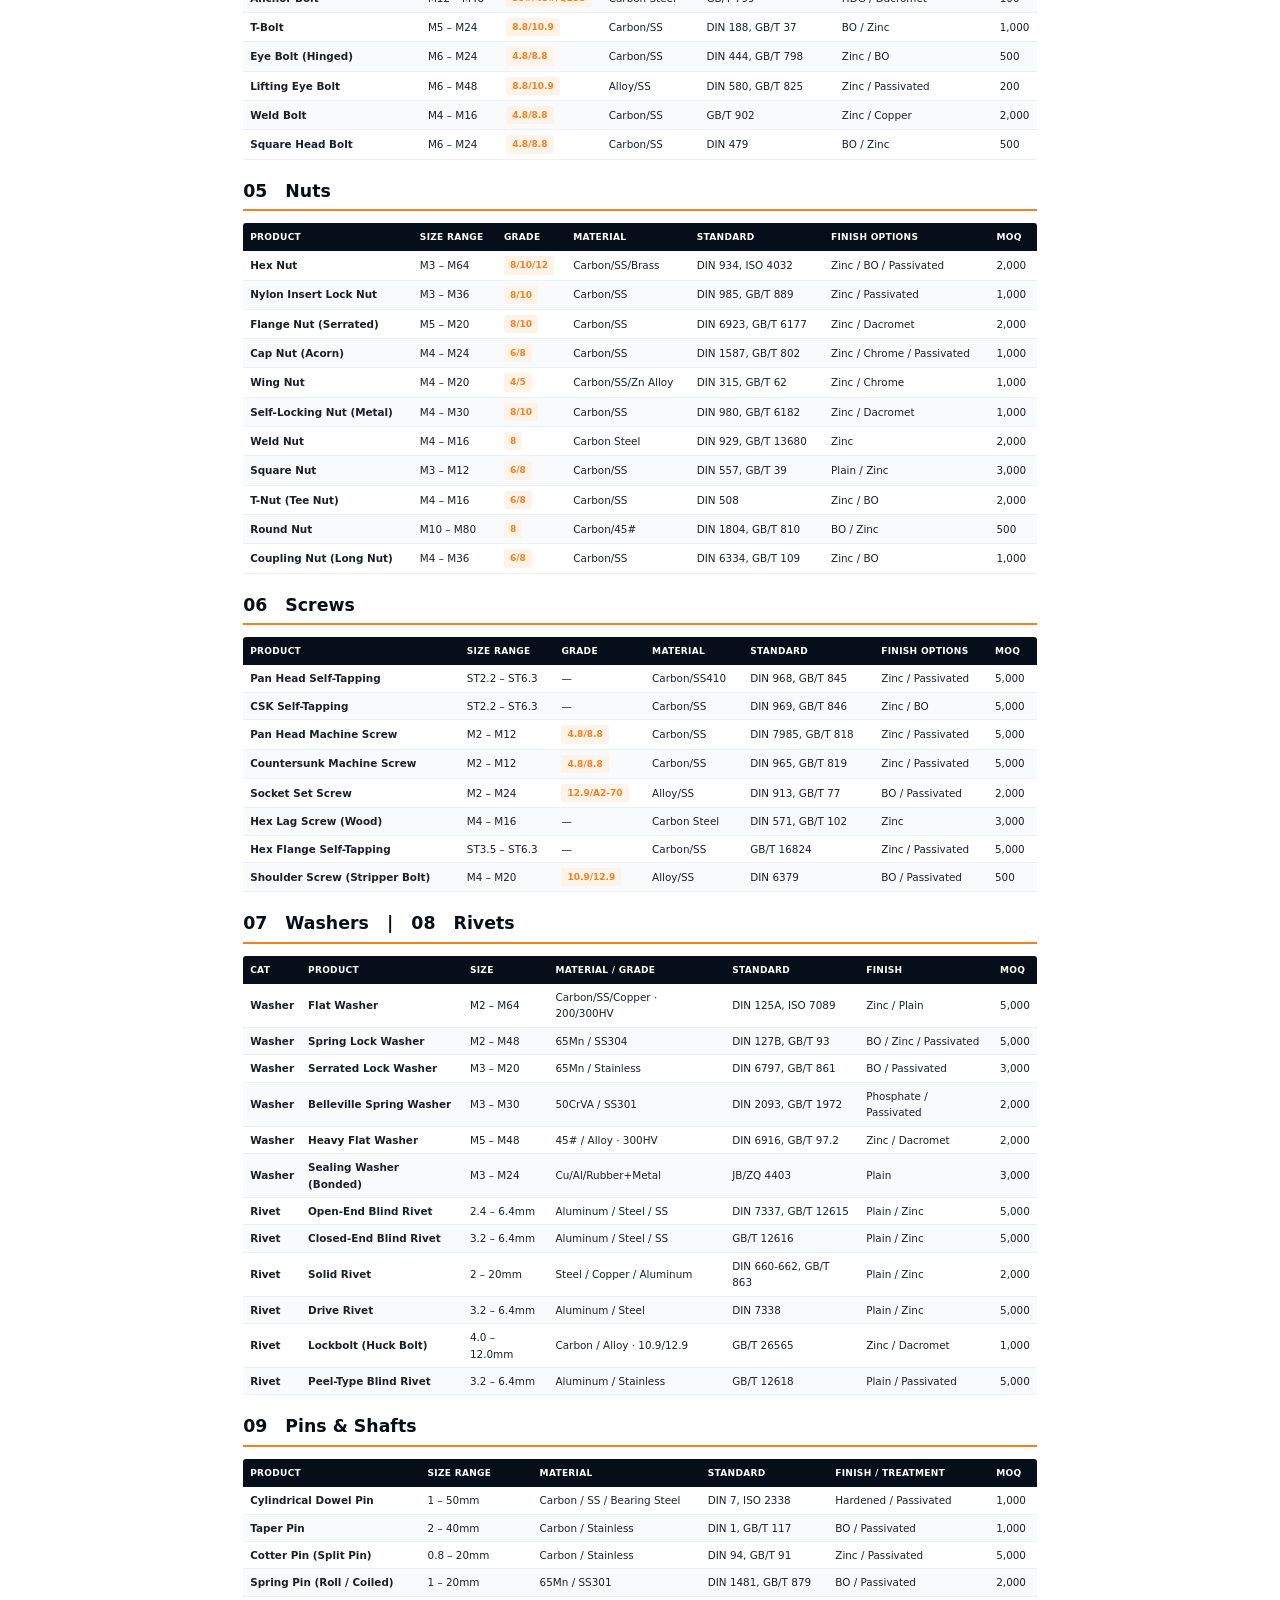
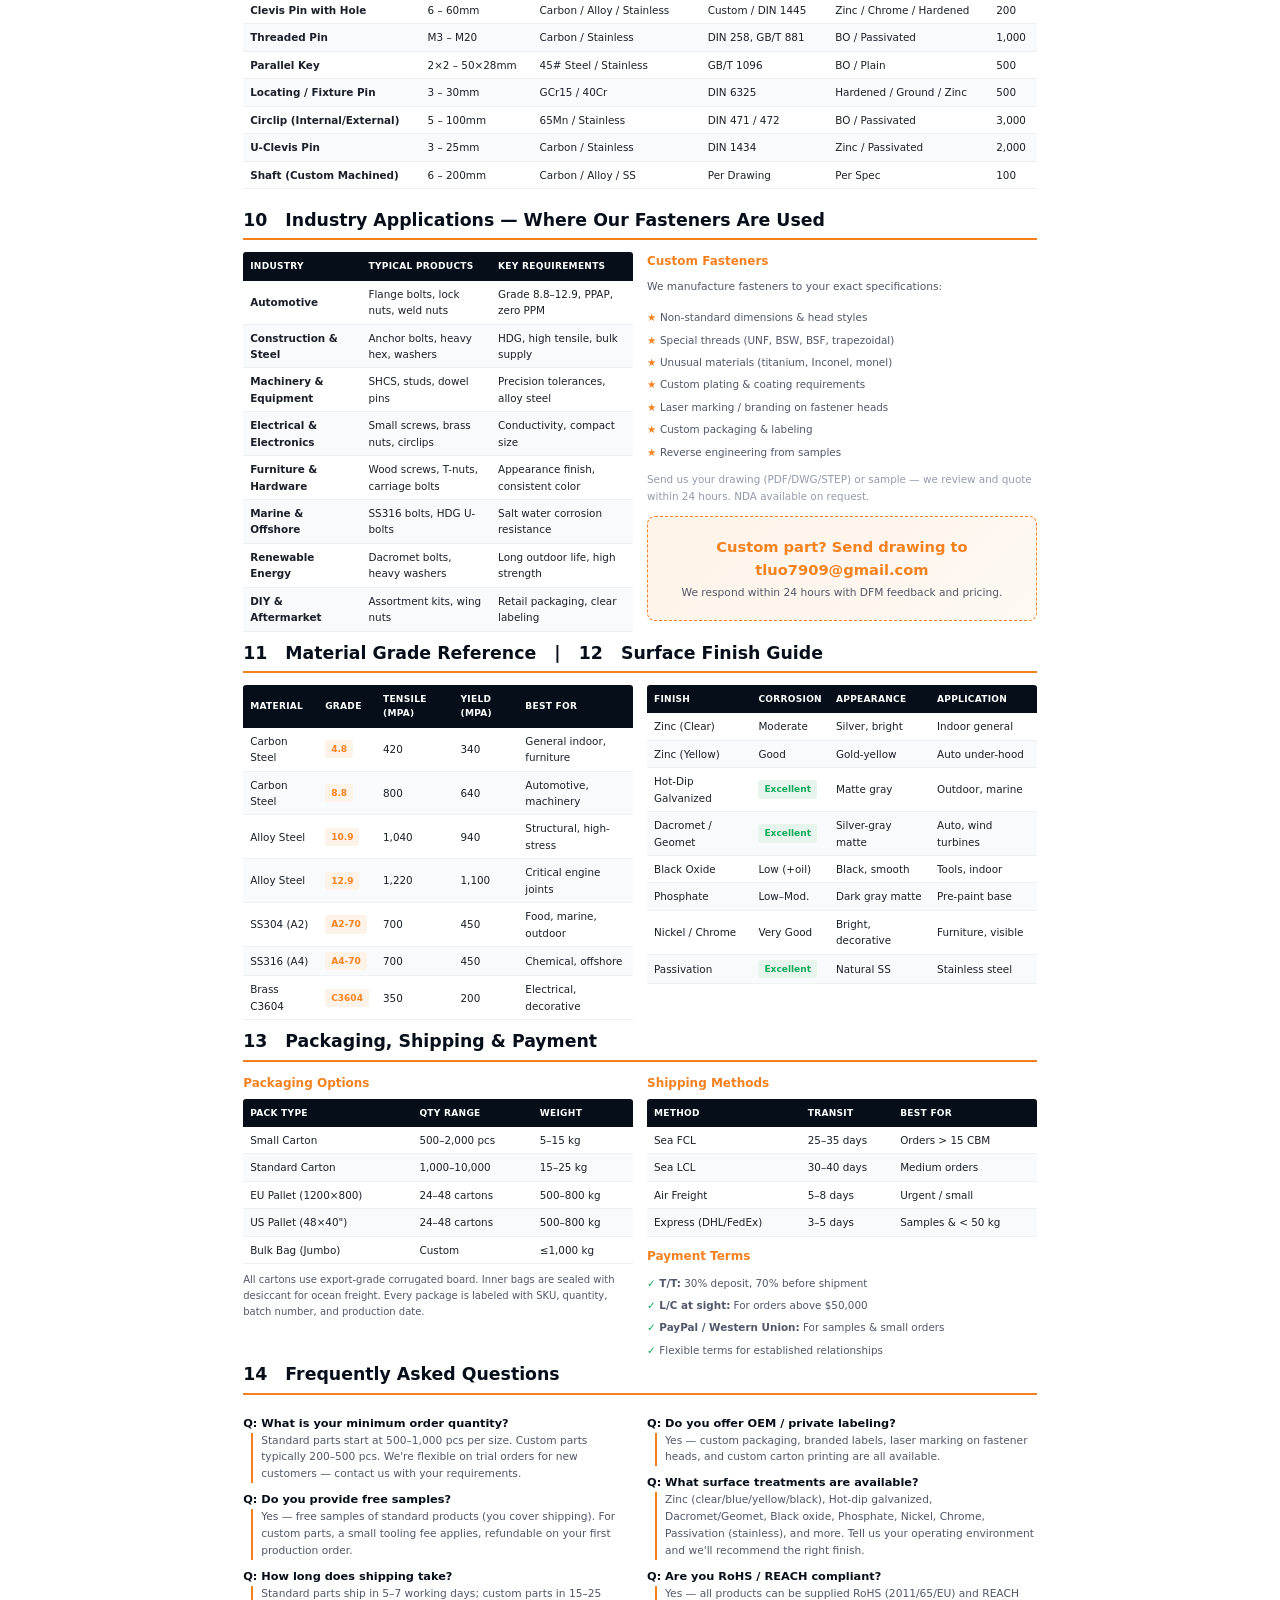
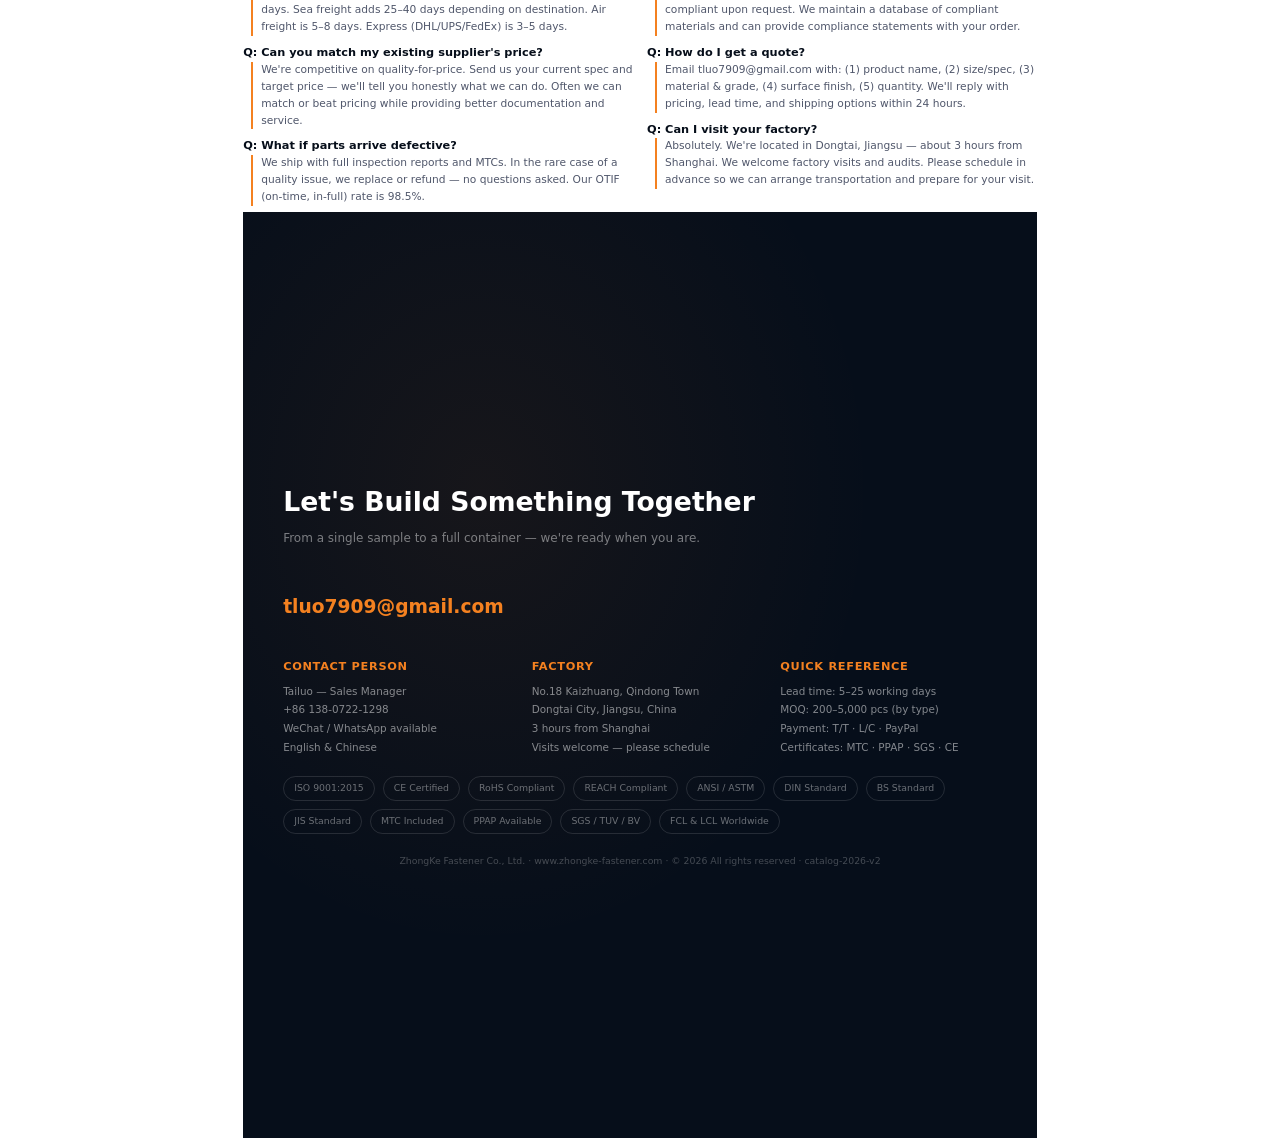
<file: catalog.html>
<!DOCTYPE html>
<html lang="en">
<head>
<meta charset="UTF-8">
<title>ZhongKe Fastener — Complete Product Catalog 2026</title>
<style>
  @page { size: A4; margin: 14mm 15mm; }
  * { box-sizing: border-box; margin: 0; padding: 0; }
  body {
    font-family: 'Segoe UI','PingFang SC','Microsoft YaHei',system-ui,sans-serif;
    font-size: 9pt; color: #1a1f2a; line-height: 1.58; max-width: 210mm; margin: 0 auto;
  }

  /* COVER */
  .cover {
    page-break-after: always; display: flex; flex-direction: column; justify-content: center;
    height: 257mm; text-align: center; position: relative; padding: 40px;
    background: #060e1a;
    background-image:
      radial-gradient(ellipse at 25% 15%, rgba(244,129,32,0.09) 0%, transparent 55%),
      radial-gradient(ellipse at 75% 85%, rgba(212,160,23,0.06) 0%, transparent 55%),
      radial-gradient(ellipse at 60% 40%, rgba(244,129,32,0.04) 0%, transparent 40%);
  }
  .cover-top { font-size: 9pt; color: rgba(255,255,255,0.35); letter-spacing: 0.5em; text-transform: uppercase; margin-bottom: 56px; }
  .cover-logo { font-size: 54pt; font-weight: 900; letter-spacing: -0.03em; color: #fff; margin-bottom: 4px; }
  .cover-logo em { color: #f48120; font-style: normal; }
  .cover-tag { font-size: 14pt; color: rgba(255,255,255,0.45); font-weight: 300; margin-bottom: 60px; }
  .cover-line { width: 90px; height: 3px; background: #f48120; margin: 0 auto 56px; }
  .cover-meta { font-size: 9pt; color: rgba(255,255,255,0.35); line-height: 2.2; }
  .cover-foot { position: absolute; bottom: 40px; left: 0; right: 0; font-size: 7.5pt; color: rgba(255,255,255,0.18); }
  .cover-qr { position: absolute; bottom: 60px; right: 60px; width: 80px; height: 80px; border: 2px solid rgba(255,255,255,0.1); display: flex; align-items: center; justify-content: center; font-size: 6pt; color: rgba(255,255,255,0.2); border-radius: 6px; }

  /* TABLE OF CONTENTS */
  .toc { page-break-after: always; padding-top: 20px; }
  .toc h2 { font-size: 16pt; font-weight: 800; color: #060e1a; border-bottom: 3px solid #f48120; padding-bottom: 8px; margin-bottom: 24px; }
  .toc-item { display: flex; justify-content: space-between; align-items: baseline; padding: 10px 0; border-bottom: 1px dotted #d0d3db; font-size: 10pt; }
  .toc-item strong { color: #060e1a; }
  .toc-item span { color: #939bb0; font-size: 8pt; }

  /* PAGE HEADER */
  .ph { display: flex; justify-content: space-between; align-items: center; border-bottom: 2px solid #f48120; padding-bottom: 7px; margin-bottom: 16px; }
  .ph h2 { font-size: 12pt; font-weight: 800; color: #060e1a; }
  .ph .ph-r { font-size: 7pt; color: #939bb0; text-align: right; }

  /* SECTION TITLE */
  .st { font-size: 13pt; font-weight: 800; color: #060e1a; border-bottom: 2.5px solid #f48120; padding-bottom: 4px; margin-bottom: 12px; }

  /* STATS */
  .sr { display: flex; gap: 10px; margin-bottom: 16px; }
  .sb {
    flex: 1; border: 1.5px solid #e4e6ec; border-radius: 5px; text-align: center;
    padding: 12px 6px; background: #fafbfc;
  }
  .sb .n { font-size: 17pt; font-weight: 900; color: #f48120; }
  .sb .l { font-size: 7pt; color: #6b738a; margin-top: 2px; text-transform: uppercase; font-weight: 600; }

  /* TABLES */
  table { width: 100%; border-collapse: collapse; font-size: 7.8pt; margin-bottom: 8px; }
  thead th {
    background: #060e1a; color: #fff; padding: 7px 7px; text-align: left;
    font-weight: 700; text-transform: uppercase; letter-spacing: 0.03em; font-size: 6.8pt;
  }
  thead th:first-child { border-radius: 3px 0 0 0; }
  thead th:last-child { border-radius: 0 3px 0 0; }
  tbody td { padding: 5px 7px; border-bottom: 1px solid #eef0f4; }
  tbody tr:nth-child(even) { background: #f9fafc; }
  .tg { display: inline-block; background: #eff0f5; padding: 2px 5px; border-radius: 3px; font-size: 6.8pt; margin: 1px; color: #50576b; border: 1px solid #e0e2e7; }
  .gd { display: inline-block; background: #fef3e8; color: #f48120; padding: 2px 6px; border-radius: 3px; font-size: 6.8pt; font-weight: 700; }
  .gr { display: inline-block; background: #e8f5ec; color: #0ea95a; padding: 2px 6px; border-radius: 3px; font-size: 6.8pt; font-weight: 700; }

  /* SECTIONS */
  .sec { page-break-inside: avoid; margin-bottom: 18px; }

  /* TWO COL */
  .tc { display: flex; gap: 14px; }
  .tc > div { flex: 1; }

  /* CTA */
  .cta {
    text-align: center; padding: 18px; margin: 10px 0;
    background: linear-gradient(135deg, #fef3e8, #fef9f4);
    border: 1.5px dashed #f48120; border-radius: 8px;
  }
  .cta h3 { color: #f48120; font-size: 11pt; margin-bottom: 4px; }
  .cta p { font-size: 8pt; color: #50576b; }

  /* APP TABLE */
  .app-table { font-size: 7.8pt; }
  .app-table td { vertical-align: top; }
  .app-cell { padding: 4px; }

  /* CHECK */
  .chk { list-style: none; }
  .chk li { padding: 3px 0; font-size: 7.8pt; color: #50576b; }
  .chk li::before { content: '✓ '; color: #0ea95a; font-weight: 700; }
  .star li::before { content: '★ '; color: #f48120; font-weight: 700; }

  /* FAQ */
  .faq-q { font-weight: 700; color: #060e1a; margin-top: 8px; font-size: 8.5pt; }
  .faq-a { color: #50576b; margin-bottom: 6px; font-size: 8pt; margin-left: 8px; border-left: 2px solid #f48120; padding-left: 8px; }

  /* CONTACT PAGE */
  .cp {
    page-break-before: always; background: #060e1a; color: #fff; padding: 40px;
    display: flex; flex-direction: column; justify-content: center; height: 245mm;
    background-image: radial-gradient(ellipse at 30% 30%, rgba(244,129,32,0.07) 0%, transparent 50%);
  }
  .cp h2 { color: #fff; font-size: 20pt; margin-bottom: 6px; }
  .cp .cpsub { color: rgba(255,255,255,0.45); font-size: 9pt; margin-bottom: 28px; }
  .cp .bigmail { font-size: 14pt; color: #f48120; font-weight: 700; margin: 16px 0; }
  .cp .ir { display: flex; gap: 32px; margin-top: 20px; }
  .cp .ib { flex: 1; }
  .cp .ib h4 { color: #f48120; font-size: 8.5pt; margin-bottom: 6px; text-transform: uppercase; letter-spacing: 0.06em; }
  .cp .ib p { color: rgba(255,255,255,0.5); font-size: 7.8pt; line-height: 1.8; }
  .cb { display: flex; gap: 8px; flex-wrap: wrap; margin-top: 20px; }
  .cbb { font-size: 7pt; padding: 4px 10px; border: 1.5px solid rgba(255,255,255,0.12); border-radius: 20px; color: rgba(255,255,255,0.4); }

  @media print {
    body { -webkit-print-color-adjust: exact; print-color-adjust: exact; }
    .cover, .cp { -webkit-print-color-adjust: exact; print-color-adjust: exact; }
    thead th { background: #060e1a !important; color: #fff !important; -webkit-print-color-adjust: exact; print-color-adjust: exact; }
    .sb { background: #fafbfc !important; }
  }
</style>
</head>
<body>

<!-- ==================== COVER ==================== -->
<div class="cover">
  <div class="cover-top">Est. 2005 · ISO 9001:2015 · Made in China</div>
  <div class="cover-logo">Z<em>K</em> Fastener</div>
  <div class="cover-tag">Industrial Fasteners — Built for Performance, Priced for Value</div>
  <div class="cover-line"></div>
  <div class="cover-meta">
    ZhongKe Fastener Co., Ltd.<br>
    Bolts · Nuts · Screws · Washers · Rivets · Pins & Shafts<br>
    6 Product Lines · 5,000+ Specifications · 30+ Export Countries<br>
    Jiangsu, China
  </div>
  <div class="cover-qr">Scan for<br>Website &<br>Contact</div>
  <div class="cover-foot">PRODUCT CATALOG · 2026 EDITION · CONFIDENTIAL</div>
</div>

<!-- ==================== TABLE OF CONTENTS ==================== -->
<div class="toc">
  <h2>Contents</h2>
  <div class="toc-item"><strong>01</strong> About Us<span>→ 3</span></div>
  <div class="toc-item"><strong>02</strong> Production Process<span>→ 4</span></div>
  <div class="toc-item"><strong>03</strong> Quality Control<span>→ 5</span></div>
  <div class="toc-item"><strong>04</strong> Bolts<span>→ 6</span></div>
  <div class="toc-item"><strong>05</strong> Nuts<span>→ 7</span></div>
  <div class="toc-item"><strong>06</strong> Screws<span>→ 8</span></div>
  <div class="toc-item"><strong>07</strong> Washers<span>→ 9</span></div>
  <div class="toc-item"><strong>08</strong> Rivets<span>→ 9</span></div>
  <div class="toc-item"><strong>09</strong> Pins & Shafts<span>→ 10</span></div>
  <div class="toc-item"><strong>10</strong> Industry Applications<span>→ 11</span></div>
  <div class="toc-item"><strong>11</strong> Material Grade Reference<span>→ 12</span></div>
  <div class="toc-item"><strong>12</strong> Surface Finish Guide<span>→ 12</span></div>
  <div class="toc-item"><strong>13</strong> Packaging & Logistics<span>→ 13</span></div>
  <div class="toc-item"><strong>14</strong> FAQ<span>→ 14</span></div>
  <div class="toc-item"><strong>15</strong> Contact & Inquiry<span>→ 15</span></div>
</div>

<!-- ==================== ABOUT ==================== -->
<div class="st" style="margin-top:8px;">01 &nbsp; About ZhongKe Fastener</div>

<div class="sr">
  <div class="sb"><div class="n">2005</div><div class="l">Founded</div></div>
  <div class="sb"><div class="n">15,000</div><div class="l">m² Facility</div></div>
  <div class="sb"><div class="n">8,000+</div><div class="l">Tons/Year</div></div>
  <div class="sb"><div class="n">5,000+</div><div class="l">Specifications</div></div>
  <div class="sb"><div class="n">30+</div><div class="l">Countries</div></div>
  <div class="sb"><div class="n">50+</div><div class="l">Production Units</div></div>
  <div class="sb"><div class="n">98.5%</div><div class="l">OTIF Rate</div></div>
</div>

<p style="font-size:8.5pt;color:#50576b;margin-bottom:10px;">ZhongKe Fastener Co., Ltd. is a specialized manufacturer of industrial fasteners based in Dongtai, Jiangsu — one of China's most concentrated manufacturing corridors. Since 2005, we have grown from a single-line workshop into a fully integrated operation that handles everything in-house: cold heading, CNC turning, thread rolling, heat treatment, surface finishing, and automated optical inspection.</p>

<div class="tc">
  <div>
    <h4 style="color:#f48120;margin-bottom:6px;font-size:9pt;">What We Make</h4>
    <ul class="chk">
      <li>Hex bolts, flange bolts, carriage bolts, U-bolts</li>
      <li>Hex nuts, lock nuts, flange nuts, cap nuts, weld nuts</li>
      <li>Self-tapping screws, machine screws, wood screws</li>
      <li>Flat washers, spring washers, lock washers, sealing</li>
      <li>Blind rivets, solid rivets, drive rivets, lockbolts</li>
      <li>Dowel pins, taper pins, cotter pins, spring pins</li>
      <li>Custom fasteners — any drawing, any material</li>
    </ul>
  </div>
  <div>
    <h4 style="color:#f48120;margin-bottom:6px;font-size:9pt;">Standards & Certifications</h4>
    <ul class="chk">
      <li>ISO 9001:2015 Quality Management</li>
      <li>DIN / ISO / GB / ANSI / BS / JIS compliance</li>
      <li>CE Certified for EU market entry</li>
      <li>RoHS & REACH compliant materials available</li>
      <li>Full Material Test Certificates (MTC) with every order</li>
      <li>PPAP Level 1-3 available on request</li>
      <li>Third-party inspection: SGS, TUV, Bureau Veritas</li>
    </ul>
  </div>
</div>

<div class="cta" style="margin-top:12px;">
  <h3>Need a quote? Email your spec to tluo7909@gmail.com</h3>
  <p>We respond with pricing, lead time, and shipping options within 24 hours.</p>
</div>

<!-- ==================== PRODUCTION ==================== -->
<div class="st">02 &nbsp; Production Process — From Steel to Shipment</div>
<div class="sr">
  <div class="sb"><div class="n">01</div><div class="l">Raw Material</div><div style="font-size:7pt;color:#50576b;margin-top:4px;">Certified mill steel · Incoming spectro check · MTC verification</div></div>
  <div class="sb"><div class="n">02</div><div class="l">Cold Heading</div><div style="font-size:7pt;color:#50576b;margin-top:4px;">Multi-station formers · High-speed thread rolling · Precision dies</div></div>
  <div class="sb"><div class="n">03</div><div class="l">Heat Treatment</div><div style="font-size:7pt;color:#50576b;margin-top:4px;">Controlled-atmosphere furnaces · Quench & temper · Case hardening</div></div>
  <div class="sb"><div class="n">04</div><div class="l">Surface Finish</div><div style="font-size:7pt;color:#50576b;margin-top:4px;">Zinc · HDG · Dacromet · BO · Nickel · Chrome · Passivation</div></div>
  <div class="sb"><div class="n">05</div><div class="l">QC & Sorting</div><div style="font-size:7pt;color:#50576b;margin-top:4px;">Optical sorters · Manual inspection · Dimensional spot checks</div></div>
  <div class="sb"><div class="n">06</div><div class="l">Pack & Ship</div><div style="font-size:7pt;color:#50576b;margin-top:4px;">Export-grade cartons · Palletizing · Full documentation</div></div>
</div>

<!-- ==================== QUALITY ==================== -->
<div class="st">03 &nbsp; Quality Control & Testing</div>
<div class="tc">
  <div>
    <table>
      <thead><tr><th>Test Type</th><th>Equipment</th><th>Standard</th></tr></thead>
      <tbody>
        <tr><td>Tensile Strength</td><td>Universal Testing Machine (300 kN)</td><td>ISO 6892-1</td></tr>
        <tr><td>Yield & Elongation</td><td>Extensometer System</td><td>ISO 6892-1</td></tr>
        <tr><td>Hardness</td><td>Rockwell / Brinell / Vickers</td><td>ISO 6508</td></tr>
        <tr><td>Chemical Analysis</td><td>Optical Emission Spectrometer</td><td>ASTM E415</td></tr>
        <tr><td>Salt Spray (Corrosion)</td><td>Cyclic Salt Spray Chamber</td><td>ISO 9227</td></tr>
        <tr><td>Coating Thickness</td><td>X-Ray Fluorescence (XRF)</td><td>ISO 2178</td></tr>
        <tr><td>Torque / Preload</td><td>Digital Torque-Tension System</td><td>ISO 16047</td></tr>
        <tr><td>Metallography</td><td>Inverted Metallurgical Microscope</td><td>ASTM E3</td></tr>
        <tr><td>Dimensional</td><td>Optical Comparator / CMM</td><td>ISO 2768</td></tr>
        <tr><td>Proof Load</td><td>Hydraulic Proof Load Tester</td><td>ISO 898-1</td></tr>
      </tbody>
    </table>
  </div>
  <div>
    <h4 style="color:#f48120;margin-bottom:6px;font-size:9pt;">QC Sampling Plan</h4>
    <ul class="chk">
      <li>Incoming raw material: 100% spectro check</li>
      <li>First-off approval at each production stage</li>
      <li>In-process: hourly dimensional sampling</li>
      <li>Post heat-treat: hardness on every batch</li>
      <li>Final: AQL 1.0 (Normal) per ISO 2859-1</li>
      <li>Optional: 100% sorting for critical parts</li>
    </ul>

    <h4 style="color:#f48120;margin:12px 0 6px;font-size:9pt;">Documentation We Provide</h4>
    <ul class="chk">
      <li>Material Test Certificate (MTC / Mill Cert)</li>
      <li>Certificate of Conformity (CoC)</li>
      <li>Inspection Report (per batch)</li>
      <li>PPAP documentation (Level 1-3)</li>
      <li>Third-party test reports (SGS/TUV/BV)</li>
      <li>RoHS / REACH compliance statements</li>
    </ul>

    <h4 style="color:#f48120;margin:12px 0 6px;font-size:9pt;">Environmental Compliance</h4>
    <p style="font-size:8pt;color:#50576b;">All our products can be supplied RoHS (2011/65/EU) and REACH (EC 1907/2006) compliant upon request. We maintain a database of compliant raw materials and surface treatments for EU and North American markets.</p>
  </div>
</div>

<!-- ==================== BOLTS ==================== -->
<div class="st">04 &nbsp; Bolts</div>
<div class="sec">
<table>
  <thead><tr><th>Product</th><th>Size Range</th><th>Grade</th><th>Material</th><th>Standard</th><th>Finish Options</th><th>MOQ</th></tr></thead>
  <tbody>
    <tr><td><strong>Hex Head Bolt</strong></td><td>M6 – M64</td><td><span class="gd">8.8/10.9/12.9</span></td><td>Carbon/Alloy/SS</td><td>DIN 931, ISO 4014</td><td>Zinc / BO / Dacromet / HDG</td><td>1,000</td></tr>
    <tr><td><strong>Hex Head Bolt (Full Thread)</strong></td><td>M6 – M36</td><td><span class="gd">8.8/10.9</span></td><td>Carbon/SS</td><td>DIN 933, ISO 4017</td><td>Zinc / BO / HDG</td><td>1,000</td></tr>
    <tr><td><strong>Flange Bolt</strong></td><td>M5 – M20</td><td><span class="gd">8.8/10.9</span></td><td>Carbon/SS304</td><td>DIN 6921, GB/T 5789</td><td>Zinc / Dacromet / Chrome</td><td>1,000</td></tr>
    <tr><td><strong>Carriage Bolt</strong></td><td>M5 – M24</td><td><span class="gd">4.8/8.8</span></td><td>Carbon/SS</td><td>DIN 603, GB/T 14</td><td>Zinc / HDG</td><td>500</td></tr>
    <tr><td><strong>Socket Head Cap Screw</strong></td><td>M3 – M36</td><td><span class="gd">8.8–12.9/A2-70</span></td><td>Alloy/SS</td><td>DIN 912, ISO 4762</td><td>BO / Zinc / Passivated</td><td>1,000</td></tr>
    <tr><td><strong>U-Bolt</strong></td><td>M6 – M30</td><td><span class="gd">4.8/8.8</span></td><td>Carbon/SS</td><td>DIN 3570, GB/T 2329</td><td>Zinc / HDG</td><td>200</td></tr>
    <tr><td><strong>Double-End Stud</strong></td><td>M6 – M48</td><td><span class="gd">8.8/10.9/A2-70</span></td><td>Carbon/Alloy/SS</td><td>DIN 938-939, GB/T 897</td><td>BO / Zinc</td><td>500</td></tr>
    <tr><td><strong>Anchor Bolt</strong></td><td>M12 – M48</td><td><span class="gd">35#/45#/Q235</span></td><td>Carbon Steel</td><td>GB/T 799</td><td>HDG / Dacromet</td><td>100</td></tr>
    <tr><td><strong>T-Bolt</strong></td><td>M5 – M24</td><td><span class="gd">8.8/10.9</span></td><td>Carbon/SS</td><td>DIN 188, GB/T 37</td><td>BO / Zinc</td><td>1,000</td></tr>
    <tr><td><strong>Eye Bolt (Hinged)</strong></td><td>M6 – M24</td><td><span class="gd">4.8/8.8</span></td><td>Carbon/SS</td><td>DIN 444, GB/T 798</td><td>Zinc / BO</td><td>500</td></tr>
    <tr><td><strong>Lifting Eye Bolt</strong></td><td>M6 – M48</td><td><span class="gd">8.8/10.9</span></td><td>Alloy/SS</td><td>DIN 580, GB/T 825</td><td>Zinc / Passivated</td><td>200</td></tr>
    <tr><td><strong>Weld Bolt</strong></td><td>M4 – M16</td><td><span class="gd">4.8/8.8</span></td><td>Carbon/SS</td><td>GB/T 902</td><td>Zinc / Copper</td><td>2,000</td></tr>
    <tr><td><strong>Square Head Bolt</strong></td><td>M6 – M24</td><td><span class="gd">4.8/8.8</span></td><td>Carbon/SS</td><td>DIN 479</td><td>BO / Zinc</td><td>500</td></tr>
  </tbody>
</table>
</div>

<!-- ==================== NUTS ==================== -->
<div class="st">05 &nbsp; Nuts</div>
<div class="sec">
<table>
  <thead><tr><th>Product</th><th>Size Range</th><th>Grade</th><th>Material</th><th>Standard</th><th>Finish Options</th><th>MOQ</th></tr></thead>
  <tbody>
    <tr><td><strong>Hex Nut</strong></td><td>M3 – M64</td><td><span class="gd">8/10/12</span></td><td>Carbon/SS/Brass</td><td>DIN 934, ISO 4032</td><td>Zinc / BO / Passivated</td><td>2,000</td></tr>
    <tr><td><strong>Nylon Insert Lock Nut</strong></td><td>M3 – M36</td><td><span class="gd">8/10</span></td><td>Carbon/SS</td><td>DIN 985, GB/T 889</td><td>Zinc / Passivated</td><td>1,000</td></tr>
    <tr><td><strong>Flange Nut (Serrated)</strong></td><td>M5 – M20</td><td><span class="gd">8/10</span></td><td>Carbon/SS</td><td>DIN 6923, GB/T 6177</td><td>Zinc / Dacromet</td><td>2,000</td></tr>
    <tr><td><strong>Cap Nut (Acorn)</strong></td><td>M4 – M24</td><td><span class="gd">6/8</span></td><td>Carbon/SS</td><td>DIN 1587, GB/T 802</td><td>Zinc / Chrome / Passivated</td><td>1,000</td></tr>
    <tr><td><strong>Wing Nut</strong></td><td>M4 – M20</td><td><span class="gd">4/5</span></td><td>Carbon/SS/Zn Alloy</td><td>DIN 315, GB/T 62</td><td>Zinc / Chrome</td><td>1,000</td></tr>
    <tr><td><strong>Self-Locking Nut (Metal)</strong></td><td>M4 – M30</td><td><span class="gd">8/10</span></td><td>Carbon/SS</td><td>DIN 980, GB/T 6182</td><td>Zinc / Dacromet</td><td>1,000</td></tr>
    <tr><td><strong>Weld Nut</strong></td><td>M4 – M16</td><td><span class="gd">8</span></td><td>Carbon Steel</td><td>DIN 929, GB/T 13680</td><td>Zinc</td><td>2,000</td></tr>
    <tr><td><strong>Square Nut</strong></td><td>M3 – M12</td><td><span class="gd">6/8</span></td><td>Carbon/SS</td><td>DIN 557, GB/T 39</td><td>Plain / Zinc</td><td>3,000</td></tr>
    <tr><td><strong>T-Nut (Tee Nut)</strong></td><td>M4 – M16</td><td><span class="gd">6/8</span></td><td>Carbon/SS</td><td>DIN 508</td><td>Zinc / BO</td><td>2,000</td></tr>
    <tr><td><strong>Round Nut</strong></td><td>M10 – M80</td><td><span class="gd">8</span></td><td>Carbon/45#</td><td>DIN 1804, GB/T 810</td><td>BO / Zinc</td><td>500</td></tr>
    <tr><td><strong>Coupling Nut (Long Nut)</strong></td><td>M4 – M36</td><td><span class="gd">6/8</span></td><td>Carbon/SS</td><td>DIN 6334, GB/T 109</td><td>Zinc / BO</td><td>1,000</td></tr>
  </tbody>
</table>
</div>

<!-- ==================== SCREWS ==================== -->
<div class="st">06 &nbsp; Screws</div>
<div class="sec">
<table>
  <thead><tr><th>Product</th><th>Size Range</th><th>Grade</th><th>Material</th><th>Standard</th><th>Finish Options</th><th>MOQ</th></tr></thead>
  <tbody>
    <tr><td><strong>Pan Head Self-Tapping</strong></td><td>ST2.2 – ST6.3</td><td>—</td><td>Carbon/SS410</td><td>DIN 968, GB/T 845</td><td>Zinc / Passivated</td><td>5,000</td></tr>
    <tr><td><strong>CSK Self-Tapping</strong></td><td>ST2.2 – ST6.3</td><td>—</td><td>Carbon/SS</td><td>DIN 969, GB/T 846</td><td>Zinc / BO</td><td>5,000</td></tr>
    <tr><td><strong>Pan Head Machine Screw</strong></td><td>M2 – M12</td><td><span class="gd">4.8/8.8</span></td><td>Carbon/SS</td><td>DIN 7985, GB/T 818</td><td>Zinc / Passivated</td><td>5,000</td></tr>
    <tr><td><strong>Countersunk Machine Screw</strong></td><td>M2 – M12</td><td><span class="gd">4.8/8.8</span></td><td>Carbon/SS</td><td>DIN 965, GB/T 819</td><td>Zinc / Passivated</td><td>5,000</td></tr>
    <tr><td><strong>Socket Set Screw</strong></td><td>M2 – M24</td><td><span class="gd">12.9/A2-70</span></td><td>Alloy/SS</td><td>DIN 913, GB/T 77</td><td>BO / Passivated</td><td>2,000</td></tr>
    <tr><td><strong>Hex Lag Screw (Wood)</strong></td><td>M4 – M16</td><td>—</td><td>Carbon Steel</td><td>DIN 571, GB/T 102</td><td>Zinc</td><td>3,000</td></tr>
    <tr><td><strong>Hex Flange Self-Tapping</strong></td><td>ST3.5 – ST6.3</td><td>—</td><td>Carbon/SS</td><td>GB/T 16824</td><td>Zinc / Passivated</td><td>5,000</td></tr>
    <tr><td><strong>Shoulder Screw (Stripper Bolt)</strong></td><td>M4 – M20</td><td><span class="gd">10.9/12.9</span></td><td>Alloy/SS</td><td>DIN 6379</td><td>BO / Passivated</td><td>500</td></tr>
  </tbody>
</table>
</div>

<!-- ==================== WASHERS + RIVETS ==================== -->
<div class="st">07 &nbsp; Washers &nbsp; | &nbsp; 08 &nbsp; Rivets</div>
<div class="sec">
<table>
  <thead><tr><th>Cat</th><th>Product</th><th>Size</th><th>Material / Grade</th><th>Standard</th><th>Finish</th><th>MOQ</th></tr></thead>
  <tbody>
    <tr><td><strong>Washer</strong></td><td><strong>Flat Washer</strong></td><td>M2 – M64</td><td>Carbon/SS/Copper · 200/300HV</td><td>DIN 125A, ISO 7089</td><td>Zinc / Plain</td><td>5,000</td></tr>
    <tr><td><strong>Washer</strong></td><td><strong>Spring Lock Washer</strong></td><td>M2 – M48</td><td>65Mn / SS304</td><td>DIN 127B, GB/T 93</td><td>BO / Zinc / Passivated</td><td>5,000</td></tr>
    <tr><td><strong>Washer</strong></td><td><strong>Serrated Lock Washer</strong></td><td>M3 – M20</td><td>65Mn / Stainless</td><td>DIN 6797, GB/T 861</td><td>BO / Passivated</td><td>3,000</td></tr>
    <tr><td><strong>Washer</strong></td><td><strong>Belleville Spring Washer</strong></td><td>M3 – M30</td><td>50CrVA / SS301</td><td>DIN 2093, GB/T 1972</td><td>Phosphate / Passivated</td><td>2,000</td></tr>
    <tr><td><strong>Washer</strong></td><td><strong>Heavy Flat Washer</strong></td><td>M5 – M48</td><td>45# / Alloy · 300HV</td><td>DIN 6916, GB/T 97.2</td><td>Zinc / Dacromet</td><td>2,000</td></tr>
    <tr><td><strong>Washer</strong></td><td><strong>Sealing Washer (Bonded)</strong></td><td>M3 – M24</td><td>Cu/Al/Rubber+Metal</td><td>JB/ZQ 4403</td><td>Plain</td><td>3,000</td></tr>
    <tr><td><strong>Rivet</strong></td><td><strong>Open-End Blind Rivet</strong></td><td>2.4 – 6.4mm</td><td>Aluminum / Steel / SS</td><td>DIN 7337, GB/T 12615</td><td>Plain / Zinc</td><td>5,000</td></tr>
    <tr><td><strong>Rivet</strong></td><td><strong>Closed-End Blind Rivet</strong></td><td>3.2 – 6.4mm</td><td>Aluminum / Steel / SS</td><td>GB/T 12616</td><td>Plain / Zinc</td><td>5,000</td></tr>
    <tr><td><strong>Rivet</strong></td><td><strong>Solid Rivet</strong></td><td>2 – 20mm</td><td>Steel / Copper / Aluminum</td><td>DIN 660-662, GB/T 863</td><td>Plain / Zinc</td><td>2,000</td></tr>
    <tr><td><strong>Rivet</strong></td><td><strong>Drive Rivet</strong></td><td>3.2 – 6.4mm</td><td>Aluminum / Steel</td><td>DIN 7338</td><td>Plain / Zinc</td><td>5,000</td></tr>
    <tr><td><strong>Rivet</strong></td><td><strong>Lockbolt (Huck Bolt)</strong></td><td>4.0 – 12.0mm</td><td>Carbon / Alloy · 10.9/12.9</td><td>GB/T 26565</td><td>Zinc / Dacromet</td><td>1,000</td></tr>
    <tr><td><strong>Rivet</strong></td><td><strong>Peel-Type Blind Rivet</strong></td><td>3.2 – 6.4mm</td><td>Aluminum / Stainless</td><td>GB/T 12618</td><td>Plain / Passivated</td><td>5,000</td></tr>
  </tbody>
</table>
</div>

<!-- ==================== PINS ==================== -->
<div class="st">09 &nbsp; Pins & Shafts</div>
<div class="sec">
<table>
  <thead><tr><th>Product</th><th>Size Range</th><th>Material</th><th>Standard</th><th>Finish / Treatment</th><th>MOQ</th></tr></thead>
  <tbody>
    <tr><td><strong>Cylindrical Dowel Pin</strong></td><td>1 – 50mm</td><td>Carbon / SS / Bearing Steel</td><td>DIN 7, ISO 2338</td><td>Hardened / Passivated</td><td>1,000</td></tr>
    <tr><td><strong>Taper Pin</strong></td><td>2 – 40mm</td><td>Carbon / Stainless</td><td>DIN 1, GB/T 117</td><td>BO / Passivated</td><td>1,000</td></tr>
    <tr><td><strong>Cotter Pin (Split Pin)</strong></td><td>0.8 – 20mm</td><td>Carbon / Stainless</td><td>DIN 94, GB/T 91</td><td>Zinc / Passivated</td><td>5,000</td></tr>
    <tr><td><strong>Spring Pin (Roll / Coiled)</strong></td><td>1 – 20mm</td><td>65Mn / SS301</td><td>DIN 1481, GB/T 879</td><td>BO / Passivated</td><td>2,000</td></tr>
    <tr><td><strong>Clevis Pin with Hole</strong></td><td>6 – 60mm</td><td>Carbon / Alloy / Stainless</td><td>Custom / DIN 1445</td><td>Zinc / Chrome / Hardened</td><td>200</td></tr>
    <tr><td><strong>Threaded Pin</strong></td><td>M3 – M20</td><td>Carbon / Stainless</td><td>DIN 258, GB/T 881</td><td>BO / Passivated</td><td>1,000</td></tr>
    <tr><td><strong>Parallel Key</strong></td><td>2×2 – 50×28mm</td><td>45# Steel / Stainless</td><td>GB/T 1096</td><td>BO / Plain</td><td>500</td></tr>
    <tr><td><strong>Locating / Fixture Pin</strong></td><td>3 – 30mm</td><td>GCr15 / 40Cr</td><td>DIN 6325</td><td>Hardened / Ground / Zinc</td><td>500</td></tr>
    <tr><td><strong>Circlip (Internal/External)</strong></td><td>5 – 100mm</td><td>65Mn / Stainless</td><td>DIN 471 / 472</td><td>BO / Passivated</td><td>3,000</td></tr>
    <tr><td><strong>U-Clevis Pin</strong></td><td>3 – 25mm</td><td>Carbon / Stainless</td><td>DIN 1434</td><td>Zinc / Passivated</td><td>2,000</td></tr>
    <tr><td><strong>Shaft (Custom Machined)</strong></td><td>6 – 200mm</td><td>Carbon / Alloy / SS</td><td>Per Drawing</td><td>Per Spec</td><td>100</td></tr>
  </tbody>
</table>
</div>

<!-- ==================== INDUSTRY APPLICATIONS ==================== -->
<div class="st">10 &nbsp; Industry Applications — Where Our Fasteners Are Used</div>
<div class="tc">
  <div>
    <table>
      <thead><tr><th>Industry</th><th>Typical Products</th><th>Key Requirements</th></tr></thead>
      <tbody>
        <tr><td><strong>Automotive</strong></td><td>Flange bolts, lock nuts, weld nuts</td><td>Grade 8.8–12.9, PPAP, zero PPM</td></tr>
        <tr><td><strong>Construction & Steel</strong></td><td>Anchor bolts, heavy hex, washers</td><td>HDG, high tensile, bulk supply</td></tr>
        <tr><td><strong>Machinery & Equipment</strong></td><td>SHCS, studs, dowel pins</td><td>Precision tolerances, alloy steel</td></tr>
        <tr><td><strong>Electrical & Electronics</strong></td><td>Small screws, brass nuts, circlips</td><td>Conductivity, compact size</td></tr>
        <tr><td><strong>Furniture & Hardware</strong></td><td>Wood screws, T-nuts, carriage bolts</td><td>Appearance finish, consistent color</td></tr>
        <tr><td><strong>Marine & Offshore</strong></td><td>SS316 bolts, HDG U-bolts</td><td>Salt water corrosion resistance</td></tr>
        <tr><td><strong>Renewable Energy</strong></td><td>Dacromet bolts, heavy washers</td><td>Long outdoor life, high strength</td></tr>
        <tr><td><strong>DIY & Aftermarket</strong></td><td>Assortment kits, wing nuts</td><td>Retail packaging, clear labeling</td></tr>
      </tbody>
    </table>
  </div>
  <div>
    <h4 style="color:#f48120;margin-bottom:8px;font-size:9pt;">Custom Fasteners</h4>
    <p style="font-size:8pt;color:#50576b;margin-bottom:10px;">We manufacture fasteners to your exact specifications:</p>
    <ul class="chk star">
      <li>Non-standard dimensions & head styles</li>
      <li>Special threads (UNF, BSW, BSF, trapezoidal)</li>
      <li>Unusual materials (titanium, Inconel, monel)</li>
      <li>Custom plating & coating requirements</li>
      <li>Laser marking / branding on fastener heads</li>
      <li>Custom packaging & labeling</li>
      <li>Reverse engineering from samples</li>
    </ul>
    <p style="font-size:7.8pt;color:#939bb0;margin-top:8px;">Send us your drawing (PDF/DWG/STEP) or sample — we review and quote within 24 hours. NDA available on request.</p>

    <div class="cta" style="margin-top:12px;">
      <h3>Custom part? Send drawing to tluo7909@gmail.com</h3>
      <p>We respond within 24 hours with DFM feedback and pricing.</p>
    </div>
  </div>
</div>

<!-- ==================== MATERIAL + FINISH ==================== -->
<div class="st">11 &nbsp; Material Grade Reference &nbsp; | &nbsp; 12 &nbsp; Surface Finish Guide</div>
<div class="tc">
  <div>
    <table>
      <thead><tr><th>Material</th><th>Grade</th><th>Tensile (MPa)</th><th>Yield (MPa)</th><th>Best For</th></tr></thead>
      <tbody>
        <tr><td>Carbon Steel</td><td><span class="gd">4.8</span></td><td>420</td><td>340</td><td>General indoor, furniture</td></tr>
        <tr><td>Carbon Steel</td><td><span class="gd">8.8</span></td><td>800</td><td>640</td><td>Automotive, machinery</td></tr>
        <tr><td>Alloy Steel</td><td><span class="gd">10.9</span></td><td>1,040</td><td>940</td><td>Structural, high-stress</td></tr>
        <tr><td>Alloy Steel</td><td><span class="gd">12.9</span></td><td>1,220</td><td>1,100</td><td>Critical engine joints</td></tr>
        <tr><td>SS304 (A2)</td><td><span class="gd">A2-70</span></td><td>700</td><td>450</td><td>Food, marine, outdoor</td></tr>
        <tr><td>SS316 (A4)</td><td><span class="gd">A4-70</span></td><td>700</td><td>450</td><td>Chemical, offshore</td></tr>
        <tr><td>Brass C3604</td><td><span class="gd">C3604</span></td><td>350</td><td>200</td><td>Electrical, decorative</td></tr>
      </tbody>
    </table>
  </div>
  <div>
    <table>
      <thead><tr><th>Finish</th><th>Corrosion</th><th>Appearance</th><th>Application</th></tr></thead>
      <tbody>
        <tr><td>Zinc (Clear)</td><td>Moderate</td><td>Silver, bright</td><td>Indoor general</td></tr>
        <tr><td>Zinc (Yellow)</td><td>Good</td><td>Gold-yellow</td><td>Auto under-hood</td></tr>
        <tr><td>Hot-Dip Galvanized</td><td><span class="gr">Excellent</span></td><td>Matte gray</td><td>Outdoor, marine</td></tr>
        <tr><td>Dacromet / Geomet</td><td><span class="gr">Excellent</span></td><td>Silver-gray matte</td><td>Auto, wind turbines</td></tr>
        <tr><td>Black Oxide</td><td>Low (+oil)</td><td>Black, smooth</td><td>Tools, indoor</td></tr>
        <tr><td>Phosphate</td><td>Low–Mod.</td><td>Dark gray matte</td><td>Pre-paint base</td></tr>
        <tr><td>Nickel / Chrome</td><td>Very Good</td><td>Bright, decorative</td><td>Furniture, visible</td></tr>
        <tr><td>Passivation</td><td><span class="gr">Excellent</span></td><td>Natural SS</td><td>Stainless steel</td></tr>
      </tbody>
    </table>
  </div>
</div>

<!-- ==================== PACKAGING ==================== -->
<div class="st">13 &nbsp; Packaging, Shipping & Payment</div>
<div class="tc">
  <div>
    <h4 style="color:#f48120;margin-bottom:6px;font-size:9pt;">Packaging Options</h4>
    <table>
      <thead><tr><th>Pack Type</th><th>Qty Range</th><th>Weight</th></tr></thead>
      <tbody>
        <tr><td>Small Carton</td><td>500–2,000 pcs</td><td>5–15 kg</td></tr>
        <tr><td>Standard Carton</td><td>1,000–10,000</td><td>15–25 kg</td></tr>
        <tr><td>EU Pallet (1200×800)</td><td>24–48 cartons</td><td>500–800 kg</td></tr>
        <tr><td>US Pallet (48×40")</td><td>24–48 cartons</td><td>500–800 kg</td></tr>
        <tr><td>Bulk Bag (Jumbo)</td><td>Custom</td><td>≤1,000 kg</td></tr>
      </tbody>
    </table>
    <p style="font-size:7.5pt;color:#50576b;margin-top:6px;">All cartons use export-grade corrugated board. Inner bags are sealed with desiccant for ocean freight. Every package is labeled with SKU, quantity, batch number, and production date.</p>
  </div>
  <div>
    <h4 style="color:#f48120;margin-bottom:6px;font-size:9pt;">Shipping Methods</h4>
    <table>
      <thead><tr><th>Method</th><th>Transit</th><th>Best For</th></tr></thead>
      <tbody>
        <tr><td>Sea FCL</td><td>25–35 days</td><td>Orders > 15 CBM</td></tr>
        <tr><td>Sea LCL</td><td>30–40 days</td><td>Medium orders</td></tr>
        <tr><td>Air Freight</td><td>5–8 days</td><td>Urgent / small</td></tr>
        <tr><td>Express (DHL/FedEx)</td><td>3–5 days</td><td>Samples & < 50 kg</td></tr>
      </tbody>
    </table>
    <h4 style="color:#f48120;margin:10px 0 6px;font-size:9pt;">Payment Terms</h4>
    <ul class="chk">
      <li><strong>T/T:</strong> 30% deposit, 70% before shipment</li>
      <li><strong>L/C at sight:</strong> For orders above $50,000</li>
      <li><strong>PayPal / Western Union:</strong> For samples & small orders</li>
      <li>Flexible terms for established relationships</li>
    </ul>
  </div>
</div>

<!-- ==================== FAQ ==================== -->
<div class="st">14 &nbsp; Frequently Asked Questions</div>
<div class="tc">
  <div>
    <div class="faq-q">Q: What is your minimum order quantity?</div>
    <div class="faq-a">Standard parts start at 500–1,000 pcs per size. Custom parts typically 200–500 pcs. We're flexible on trial orders for new customers — contact us with your requirements.</div>

    <div class="faq-q">Q: Do you provide free samples?</div>
    <div class="faq-a">Yes — free samples of standard products (you cover shipping). For custom parts, a small tooling fee applies, refundable on your first production order.</div>

    <div class="faq-q">Q: How long does shipping take?</div>
    <div class="faq-a">Standard parts ship in 5–7 working days; custom parts in 15–25 days. Sea freight adds 25–40 days depending on destination. Air freight is 5–8 days. Express (DHL/UPS/FedEx) is 3–5 days.</div>

    <div class="faq-q">Q: Can you match my existing supplier's price?</div>
    <div class="faq-a">We're competitive on quality-for-price. Send us your current spec and target price — we'll tell you honestly what we can do. Often we can match or beat pricing while providing better documentation and service.</div>

    <div class="faq-q">Q: What if parts arrive defective?</div>
    <div class="faq-a">We ship with full inspection reports and MTCs. In the rare case of a quality issue, we replace or refund — no questions asked. Our OTIF (on-time, in-full) rate is 98.5%.</div>
  </div>
  <div>
    <div class="faq-q">Q: Do you offer OEM / private labeling?</div>
    <div class="faq-a">Yes — custom packaging, branded labels, laser marking on fastener heads, and custom carton printing are all available.</div>

    <div class="faq-q">Q: What surface treatments are available?</div>
    <div class="faq-a">Zinc (clear/blue/yellow/black), Hot-dip galvanized, Dacromet/Geomet, Black oxide, Phosphate, Nickel, Chrome, Passivation (stainless), and more. Tell us your operating environment and we'll recommend the right finish.</div>

    <div class="faq-q">Q: Are you RoHS / REACH compliant?</div>
    <div class="faq-a">Yes — all products can be supplied RoHS (2011/65/EU) and REACH compliant upon request. We maintain a database of compliant materials and can provide compliance statements with your order.</div>

    <div class="faq-q">Q: How do I get a quote?</div>
    <div class="faq-a">Email tluo7909@gmail.com with: (1) product name, (2) size/spec, (3) material & grade, (4) surface finish, (5) quantity. We'll reply with pricing, lead time, and shipping options within 24 hours.</div>

    <div class="faq-q">Q: Can I visit your factory?</div>
    <div class="faq-a">Absolutely. We're located in Dongtai, Jiangsu — about 3 hours from Shanghai. We welcome factory visits and audits. Please schedule in advance so we can arrange transportation and prepare for your visit.</div>
  </div>
</div>

<!-- ==================== CONTACT PAGE ==================== -->
<div class="cp">
  <h2>Let's Build Something Together</h2>
  <p class="cpsub">From a single sample to a full container — we're ready when you are.</p>

  <div class="bigmail">tluo7909@gmail.com</div>

  <div class="ir">
    <div class="ib">
      <h4>Contact Person</h4>
      <p>Tailuo — Sales Manager<br>+86 138-0722-1298<br>WeChat / WhatsApp available<br>English & Chinese</p>
    </div>
    <div class="ib">
      <h4>Factory</h4>
      <p>No.18 Kaizhuang, Qindong Town<br>Dongtai City, Jiangsu, China<br>3 hours from Shanghai<br>Visits welcome — please schedule</p>
    </div>
    <div class="ib">
      <h4>Quick Reference</h4>
      <p>
        Lead time: 5–25 working days<br>
        MOQ: 200–5,000 pcs (by type)<br>
        Payment: T/T · L/C · PayPal<br>
        Certificates: MTC · PPAP · SGS · CE
      </p>
    </div>
  </div>

  <div class="cb" style="margin-top:20px;">
    <span class="cbb">ISO 9001:2015</span>
    <span class="cbb">CE Certified</span>
    <span class="cbb">RoHS Compliant</span>
    <span class="cbb">REACH Compliant</span>
    <span class="cbb">ANSI / ASTM</span>
    <span class="cbb">DIN Standard</span>
    <span class="cbb">BS Standard</span>
    <span class="cbb">JIS Standard</span>
    <span class="cbb">MTC Included</span>
    <span class="cbb">PPAP Available</span>
    <span class="cbb">SGS / TUV / BV</span>
    <span class="cbb">FCL & LCL Worldwide</span>
  </div>

  <p style="text-align:center;margin-top:20px;font-size:7pt;color:rgba(255,255,255,0.25);">ZhongKe Fastener Co., Ltd. · www.zhongke-fastener.com · © 2026 All rights reserved · catalog-2026-v2</p>
</div>

</body>
</html>
</file>
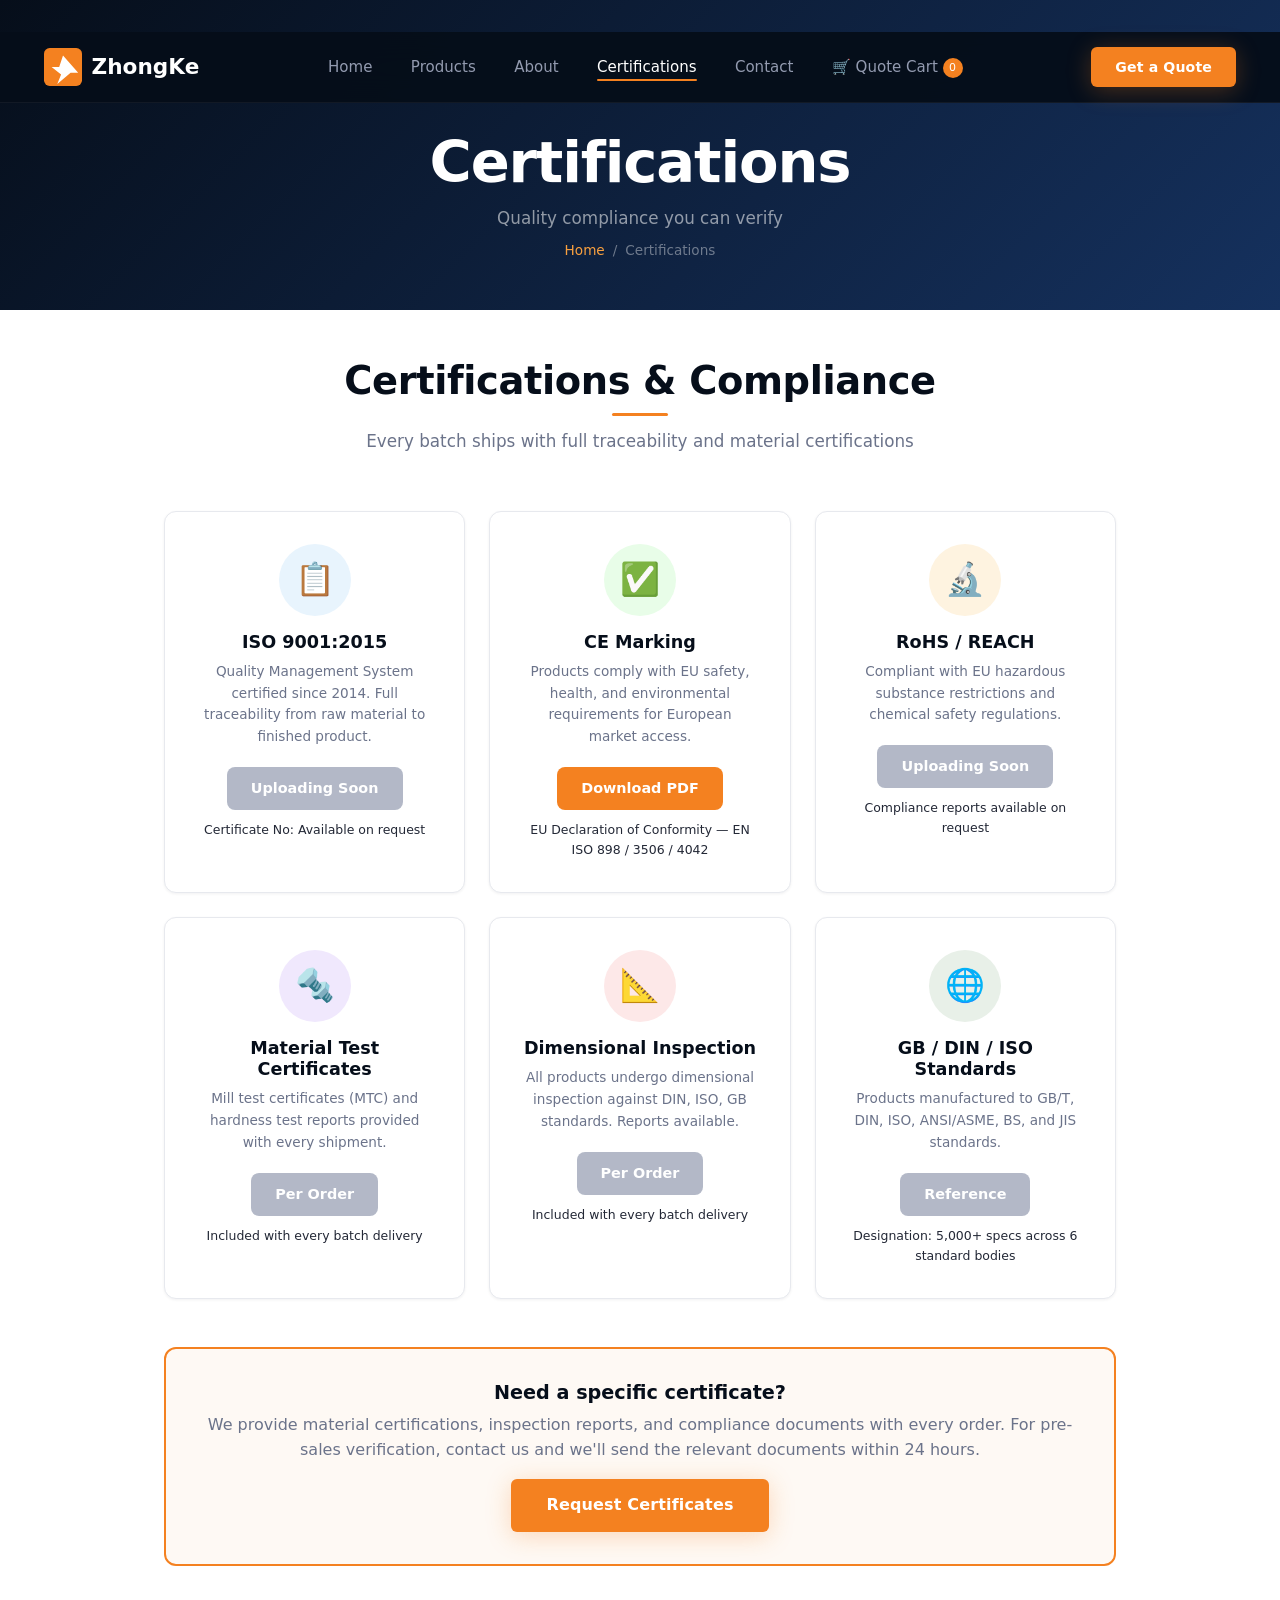
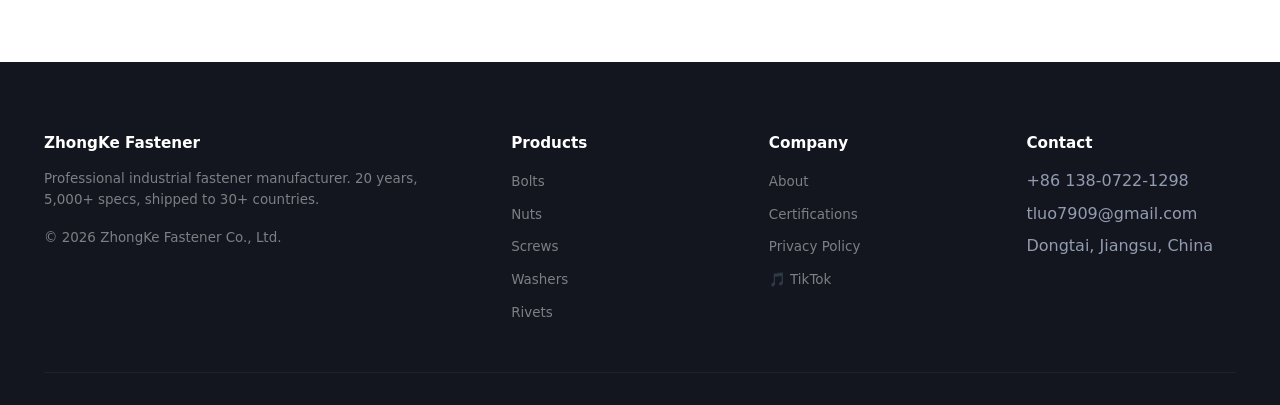
<file: certifications.html>
<!DOCTYPE html>
<html lang="en">
<head>
  <meta charset="UTF-8">
  <meta name="viewport" content="width=device-width, initial-scale=1.0">
  <meta name="description" content="ZhongKe Fastener certifications — ISO 9001:2015, CE, RoHS, REACH compliance. Download certificates and quality compliance documents.">
  <link rel="icon" type="image/svg+xml" href="/favicon.svg">
  <title>Certifications | ZhongKe Fastener — ISO 9001 · CE · RoHS · REACH</title>
  <meta property="og:title" content="Certifications | ZhongKe Fastener">
  <meta property="og:description" content="ISO 9001:2015, CE, RoHS, REACH certified. Download certificates and compliance documents.">
  <meta property="og:url" content="https://www.zhongke-fastener.com/certifications.html">
  <link rel="canonical" href="https://www.zhongke-fastener.com/certifications.html">
  <link rel="stylesheet" href="css/style.css">
  <style>
    .certs-page { padding: 3rem 0 6rem 0; background: var(--white); }
    .cert-grid { display: grid; grid-template-columns: repeat(auto-fill, minmax(280px, 1fr)); gap: 24px; margin: 2rem 0; }
    .cert-card {
      background: var(--white); border: 1px solid var(--gray-100); border-radius: var(--radius-lg);
      padding: 2rem; text-align: center; box-shadow: var(--shadow-sm); transition: all .2s;
    }
    .cert-card:hover { box-shadow: var(--shadow); transform: translateY(-2px); }
    .cert-icon { width: 72px; height: 72px; margin: 0 auto 1rem; border-radius: 50%;
      display: flex; align-items: center; justify-content: center; font-size: 2rem; }
    .cert-card h3 { font-size: 1.1rem; margin-bottom: 0.5rem; }
    .cert-card p { font-size: 0.85rem; color: var(--gray-500); margin-bottom: 1.2rem; }
    .cert-download { display: inline-block; padding: 10px 24px; background: var(--orange); color: #fff;
      border-radius: 8px; text-decoration: none; font-weight: 600; font-size: 0.9rem; transition: .2s; }
    .cert-download:hover { background: #d9701a; }
    .cert-download.disabled { background: var(--gray-300); cursor: not-allowed; opacity: 0.7; }
    .cert-meta { font-size: 0.78rem; color: var(--gray-400); margin-top: 10px; }
    .cert-cta { background: #fef9f4; border: 2px solid var(--orange); border-radius: var(--radius-lg);
      padding: 2rem; text-align: center; margin-top: 3rem; }
    .cert-cta h3 { margin-bottom: 0.5rem; }
    .cert-cta p { color: var(--gray-500); margin-bottom: 1rem; }
  </style>
</head>
<body>

  <nav class="navbar" id="navbar">
    <div class="container">
      <a href="index.html" class="nav-logo">
        <svg viewBox="0 0 40 40" fill="none" style="width:38px;height:38px"><rect width="40" height="40" rx="6" fill="#f48120"/><path d="M20 8l-4 12H8l10 8-4 10 14-12h8L20 8z" fill="#fff"/></svg>
        ZhongKe
      </a>
      <ul class="nav-links" id="navLinks">
        <li><a href="index.html">Home</a></li>
        <li><a href="products.html">Products</a></li>
        <li><a href="about.html">About</a></li>
        <li><a href="certifications.html" class="active">Certifications</a></li>
        <li><a href="contact.html">Contact</a></li>
        <li><a href="cart.html" class="cart-nav-link">🛒 Quote Cart <span class="cart-badge" style="display:none;background:var(--orange);color:#fff;border-radius:50%;width:20px;height:20px;font-size:11px;align-items:center;justify-content:center;vertical-align:middle;">0</span></a></li>
      </ul>
      <div class="nav-cta"><a href="contact.html" class="btn btn-primary">Get a Quote</a></div>
      <button class="mobile-toggle" id="mobileToggle" aria-label="Menu"><span></span><span></span><span></span></button>
    </div>
  </nav>

  <section class="page-banner">
    <div class="container">
      <h1>Certifications</h1>
      <p>Quality compliance you can verify</p>
      <div class="breadcrumb"><a href="index.html">Home</a><span>/</span><span>Certifications</span></div>
    </div>
  </section>

  <section class="certs-page">
    <div class="container" style="max-width:1000px;">

      <div class="section-title">
        <h2>Certifications & Compliance</h2>
        <p>Every batch ships with full traceability and material certifications</p>
      </div>

      <div class="cert-grid">

        <div class="cert-card">
          <div class="cert-icon" style="background:#e8f4fd;color:#1a56db;">📋</div>
          <h3>ISO 9001:2015</h3>
          <p>Quality Management System certified since 2014. Full traceability from raw material to finished product.</p>
          <a href="#" class="cert-download disabled">Uploading Soon</a>
          <div class="cert-meta">Certificate No: Available on request</div>
        </div>

        <div class="cert-card">
          <div class="cert-icon" style="background:#e8fde8;color:#16a34a;">✅</div>
          <h3>CE Marking</h3>
          <p>Products comply with EU safety, health, and environmental requirements for European market access.</p>
          <a href="docs/CE-Declaration-ZhongKe-Fastener.pdf" class="cert-download" target="_blank" download>Download PDF</a>
          <div class="cert-meta">EU Declaration of Conformity — EN ISO 898 / 3506 / 4042</div>
        </div>

        <div class="cert-card">
          <div class="cert-icon" style="background:#fef3e0;color:#d97706;">🔬</div>
          <h3>RoHS / REACH</h3>
          <p>Compliant with EU hazardous substance restrictions and chemical safety regulations.</p>
          <a href="#" class="cert-download disabled">Uploading Soon</a>
          <div class="cert-meta">Compliance reports available on request</div>
        </div>

        <div class="cert-card">
          <div class="cert-icon" style="background:#f0e8fd;color:#7c3aed;">🔩</div>
          <h3>Material Test Certificates</h3>
          <p>Mill test certificates (MTC) and hardness test reports provided with every shipment.</p>
          <a href="#" class="cert-download disabled">Per Order</a>
          <div class="cert-meta">Included with every batch delivery</div>
        </div>

        <div class="cert-card">
          <div class="cert-icon" style="background:#fde8e8;color:#dc2626;">📐</div>
          <h3>Dimensional Inspection</h3>
          <p>All products undergo dimensional inspection against DIN, ISO, GB standards. Reports available.</p>
          <a href="#" class="cert-download disabled">Per Order</a>
          <div class="cert-meta">Included with every batch delivery</div>
        </div>

        <div class="cert-card">
          <div class="cert-icon" style="background:#e8f0e8;color:#059669;">🌐</div>
          <h3>GB / DIN / ISO Standards</h3>
          <p>Products manufactured to GB/T, DIN, ISO, ANSI/ASME, BS, and JIS standards.</p>
          <a href="#" class="cert-download disabled">Reference</a>
          <div class="cert-meta">Designation: 5,000+ specs across 6 standard bodies</div>
        </div>

      </div>

      <div class="cert-cta">
        <h3>Need a specific certificate?</h3>
        <p>We provide material certifications, inspection reports, and compliance documents with every order. For pre-sales verification, contact us and we'll send the relevant documents within 24 hours.</p>
        <a href="contact.html" class="btn btn-primary" style="font-size:1rem;">Request Certificates</a>
      </div>

    </div>
  </section>

  <footer class="footer">
    <div class="container">
      <div class="footer-grid">
        <div><h4>ZhongKe Fastener</h4><p style="margin:1rem 0;">Professional industrial fastener manufacturer. 20 years, 5,000+ specs, shipped to 30+ countries.</p><p>&copy; 2026 ZhongKe Fastener Co., Ltd.</p></div>
        <div><h4>Products</h4><ul class="footer-links"><li><a href="products.html">Bolts</a></li><li><a href="products.html">Nuts</a></li><li><a href="products.html">Screws</a></li><li><a href="products.html">Washers</a></li><li><a href="products.html">Rivets</a></li></ul></div>
        <div><h4>Company</h4><ul class="footer-links"><li><a href="about.html">About</a></li><li><a href="certifications.html">Certifications</a></li><li><a href="privacy.html">Privacy Policy</a></li><li><a href="https://www.tiktok.com/@zhongke_fastener" target="_blank" rel="noopener">🎵 TikTok</a></li></ul></div>
        <div><h4>Contact</h4><ul class="footer-links"><li>+86 138-0722-1298</li><li>tluo7909@gmail.com</li><li>Dongtai, Jiangsu, China</li></ul></div>
      </div>
    </div>
  </footer>

  <script src="js/cart.js"></script>
</body>
</html>
</file>
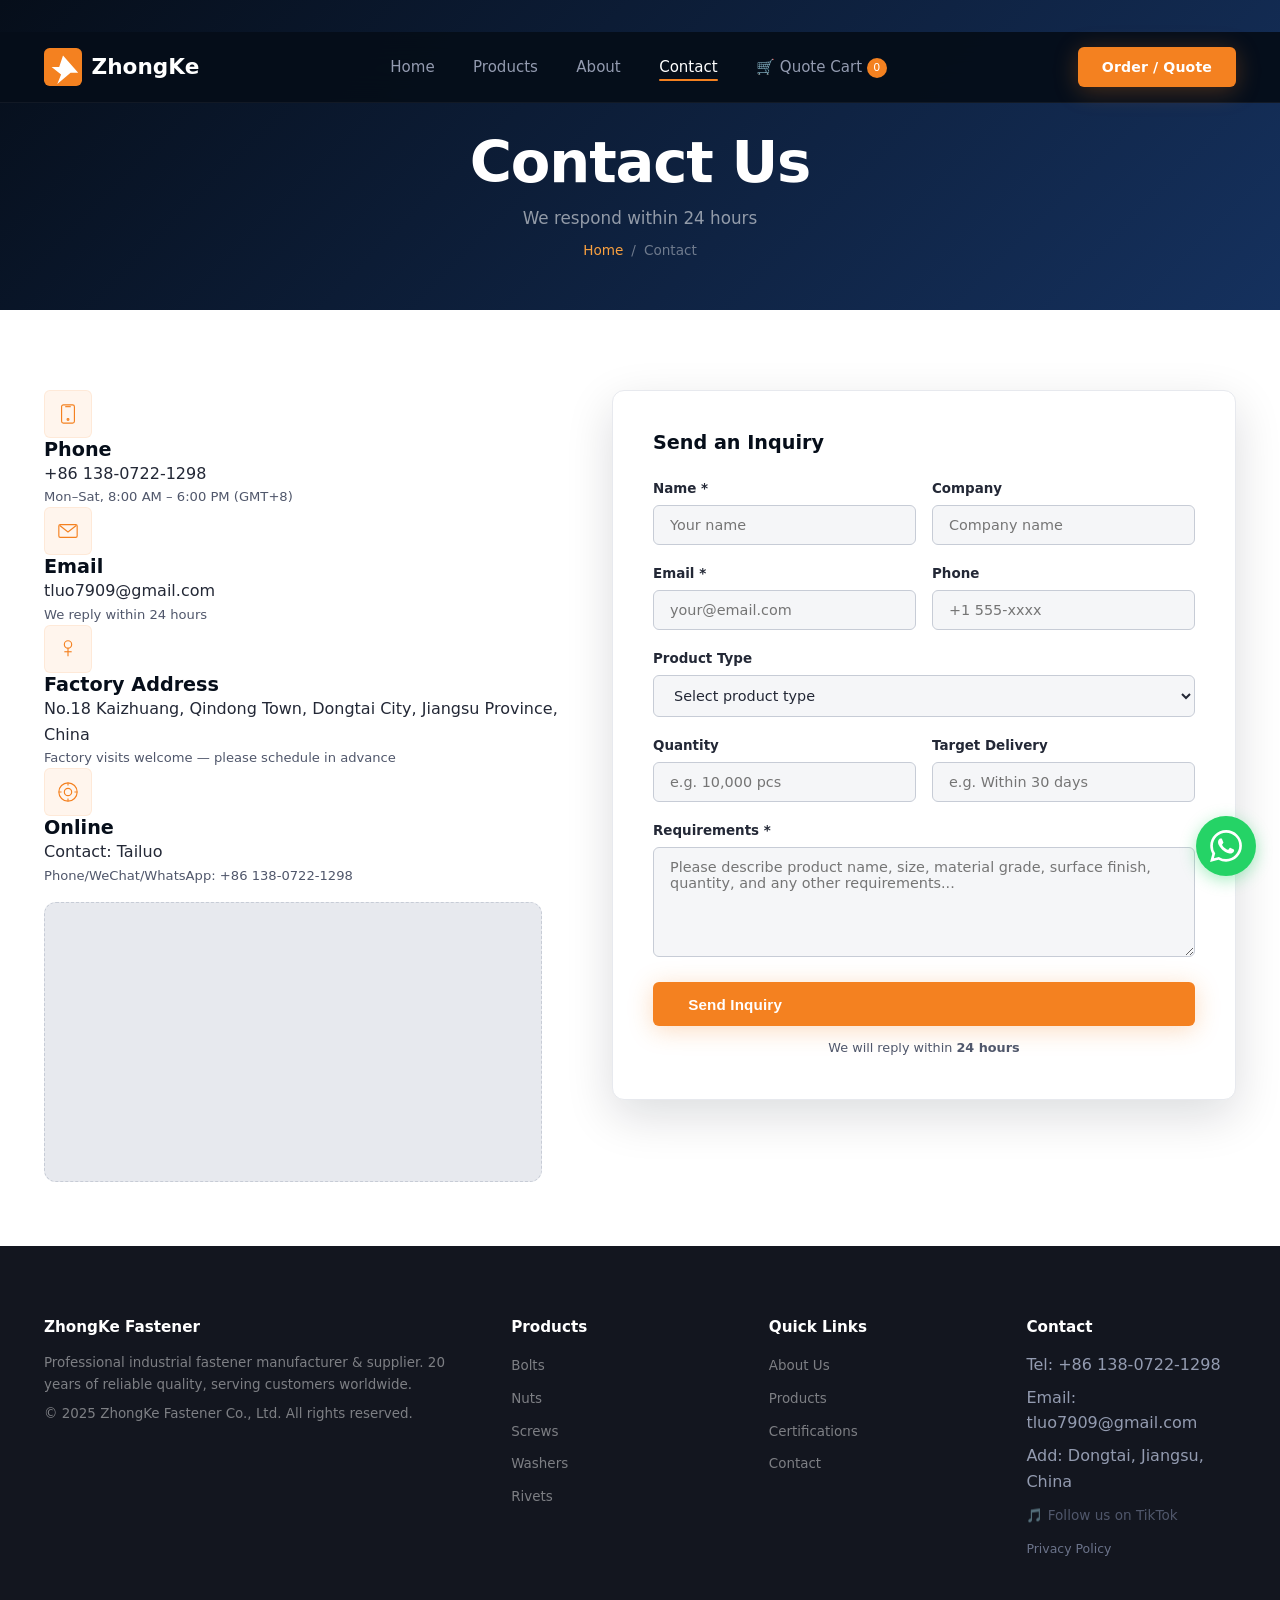
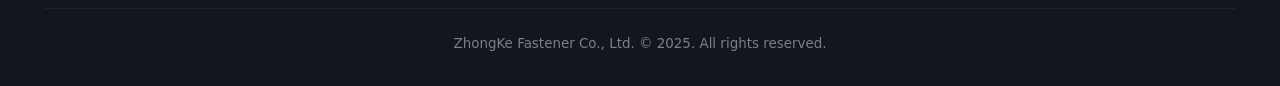
<file: contact.html>
<!DOCTYPE html>
<html lang="en">
<head>
  <meta charset="UTF-8">
  <meta name="viewport" content="width=device-width, initial-scale=1.0">
  <meta name="description" content="Contact ZhongKe Fastener for bolt, nut, screw quotes. 24-hour response. Small trial orders and bulk custom orders welcome.">
  <link rel="icon" type="image/svg+xml" href="/favicon.svg">
  <link rel="apple-touch-icon" sizes="180x180" href="/favicon.svg">
  <title>Contact Us | ZhongKe Fastener — Get a Quote in 24 Hours</title>
  <meta property="og:title" content="Contact ZhongKe Fastener | Quote in 24 Hours">
  <meta property="og:description" content="Contact our factory for bolt, nut, screw quotes. 24-hour response. Small trial orders and bulk custom orders welcome.">
  <meta property="og:url" content="https://www.zhongke-fastener.com/contact.html">
  <meta property="og:image" content="https://www.zhongke-fastener.com/favicon.svg">
  <meta name="twitter:card" content="summary">
  <link rel="canonical" href="https://www.zhongke-fastener.com/contact.html">
  <link rel="stylesheet" href="css/style.css">
</head>
<body>

  <nav class="navbar" id="navbar">
    <div class="container">
      <a href="index.html" class="nav-logo">
        <svg viewBox="0 0 40 40" fill="none" style="width:38px;height:38px"><rect width="40" height="40" rx="6" fill="#f48120"/><path d="M20 8l-4 12H8l10 8-4 10 14-12h8L20 8z" fill="#fff"/></svg>
        ZhongKe
      </a>
      <ul class="nav-links" id="navLinks">
        <li><a href="index.html">Home</a></li>
        <li><a href="products.html">Products</a></li>
        <li><a href="about.html">About</a></li>
        <li><a href="contact.html" class="active">Contact</a></li>
        <li><a href="cart.html" class="cart-nav-link">🛒 Quote Cart <span class="cart-badge" style="display:none;background:var(--orange);color:#fff;border-radius:50%;width:20px;height:20px;font-size:11px;align-items:center;justify-content:center;vertical-align:middle;">0</span></a></li>
      </ul>
      <div class="nav-cta">
        <a href="contact.html" class="btn btn-primary">Order / Quote</a>
      </div>
      <button class="mobile-toggle" id="mobileToggle" aria-label="Menu">
        <span></span><span></span><span></span>
      </button>
    </div>
  </nav>

  <section class="page-banner">
    <div class="container">
      <h1>Contact Us</h1>
      <p>We respond within 24 hours</p>
      <div class="breadcrumb">
        <a href="index.html">Home</a><span>/</span><span>Contact</span>
      </div>
    </div>
  </section>

  <section class="contact-page">
    <div class="container">
      <div class="contact-grid">
        <div>
          <div class="contact-item">
            <div class="contact-icon"><svg viewBox="0 0 48 48" fill="none" stroke="currentColor" stroke-width="2.5"><rect x="10" y="4" width="28" height="40" rx="4"/><circle cx="24" cy="36" r="2"/><path d="M18 8h12"/></svg></div>
            <div>
              <h3>Phone</h3>
              <p>+86 138-0722-1298</p>
              <p style="font-size:0.82rem;color:var(--gray-600);">Mon–Sat, 8:00 AM – 6:00 PM (GMT+8)</p>
            </div>
          </div>
          <div class="contact-item">
            <div class="contact-icon"><svg viewBox="0 0 48 48" fill="none" stroke="currentColor" stroke-width="2.5"><rect x="4" y="10" width="40" height="28" rx="3"/><path d="M6 12l18 14L42 12"/></svg></div>
            <div>
              <h3>Email</h3>
              <p>tluo7909@gmail.com</p>
              <p style="font-size:0.82rem;color:var(--gray-600);">We reply within 24 hours</p>
            </div>
          </div>
          <div class="contact-item">
            <div class="contact-icon"><svg viewBox="0 0 48 48" fill="none" stroke="currentColor" stroke-width="2.5"><circle cx="24" cy="14" r="8"/><path d="M24 22v18"/><path d="M16 30h16"/></svg></div>
            <div>
              <h3>Factory Address</h3>
              <p>No.18 Kaizhuang, Qindong Town, Dongtai City, Jiangsu Province, China</p>
              <p style="font-size:0.82rem;color:var(--gray-600);">Factory visits welcome — please schedule in advance</p>
            </div>
          </div>
          <div class="contact-item">
            <div class="contact-icon"><svg viewBox="0 0 48 48" fill="none" stroke="currentColor" stroke-width="2.5"><circle cx="24" cy="24" r="20"/><path d="M24 4v6M24 38v6M4 24h6M38 24h6"/><circle cx="24" cy="24" r="8"/></svg></div>
            <div>
              <h3>Online</h3>
              <p>Contact: Tailuo</p>
              <p style="font-size:0.82rem;color:var(--gray-600);">Phone/WeChat/WhatsApp: +86 138-0722-1298</p>
            </div>
          </div>

          <div class="map-placeholder" style="margin-top:1rem;border-radius:12px;overflow:hidden;aspect-ratio:16/9;background:var(--gray-100);display:flex;align-items:center;justify-content:center;">
            <iframe src="https://www.google.com/maps/embed?pb=!1m18!1m12!1m3!1d3394.034529904853!2d120.1282!3d32.7437!2m3!1f0!2f0!3f0!3m2!1i1024!2i768!4f13.1!3m3!1m2!1s0x0%3A0x0!2zMzLCsDQ0JzM3LjMiTiAxMjDCsDA3JzQxLjUiRQ!5e0!3m2!1sen!2sus!4v1234567890" width="100%" height="100%" style="border:0;" allowfullscreen="" loading="lazy" referrerpolicy="no-referrer-when-downgrade" title="ZhongKe Fastener Factory Location"></iframe>
          </div>
        </div>

        <form class="inquiry-form" id="inquiryForm">
          <h3>Send an Inquiry</h3>
          <div class="form-row">
            <div class="form-group">
              <label>Name *</label>
              <input type="text" placeholder="Your name" required>
            </div>
            <div class="form-group">
              <label>Company</label>
              <input type="text" placeholder="Company name">
            </div>
          </div>
          <div class="form-row">
            <div class="form-group">
              <label>Email *</label>
              <input type="email" placeholder="your@email.com" required>
            </div>
            <div class="form-group">
              <label>Phone</label>
              <input type="tel" placeholder="+1 555-xxxx">
            </div>
          </div>
          <div class="form-group">
            <label>Product Type</label>
            <select>
              <option value="">Select product type</option>
              <option value="bolts">Bolts</option>
              <option value="nuts">Nuts</option>
              <option value="screws">Screws</option>
              <option value="washers">Washers</option>
              <option value="rivets">Rivets</option>
              <option value="pins">Pins & Shafts</option>
              <option value="custom">Custom Parts</option>
              <option value="other">Other</option>
            </select>
          </div>
          <div class="form-row">
            <div class="form-group">
              <label>Quantity</label>
              <input type="text" placeholder="e.g. 10,000 pcs">
            </div>
            <div class="form-group">
              <label>Target Delivery</label>
              <input type="text" placeholder="e.g. Within 30 days">
            </div>
          </div>
          <div class="form-group full">
            <label>Requirements *</label>
            <textarea placeholder="Please describe product name, size, material grade, surface finish, quantity, and any other requirements..." required></textarea>
          </div>
          <button type="submit" class="btn btn-primary" style="width:100%;">Send Inquiry</button>
          <p style="text-align:center;font-size:0.8rem;color:var(--gray-600);margin-top:0.75rem;">We will reply within <strong>24 hours</strong></p>
        </form>
      </div>
    </div>
  </section>

  <footer class="footer">
    <div class="container">
      <div class="footer-grid">
        <div>
          <h4>ZhongKe Fastener</h4>
          <p style="margin-bottom:0.5rem;">Professional industrial fastener manufacturer & supplier. 20 years of reliable quality, serving customers worldwide.</p>
          <p>&copy; 2025 ZhongKe Fastener Co., Ltd. All rights reserved.</p>
        </div>
        <div>
          <h4>Products</h4>
          <ul class="footer-links">
            <li><a href="products.html#bolts">Bolts</a></li>
            <li><a href="products.html#nuts">Nuts</a></li>
            <li><a href="products.html#screws">Screws</a></li>
            <li><a href="products.html#washers">Washers</a></li>
            <li><a href="products.html#rivets">Rivets</a></li>
          </ul>
        </div>
        <div>
          <h4>Quick Links</h4>
          <ul class="footer-links">
            <li><a href="about.html">About Us</a></li>
            <li><a href="products.html">Products</a></li>
            <li><a href="certifications.html">Certifications</a></li>
        <li><a href="contact.html">Contact</a></li>
          </ul>
        </div>
        <div>
          <h4>Contact</h4>
          <ul class="footer-links">
            <li>Tel: +86 138-0722-1298</li>
            <li>Email: tluo7909@gmail.com</li>
            <li>Add: Dongtai, Jiangsu, China</li>
            <li style="margin-top:0.5rem;"><a href="https://www.tiktok.com/@zhongke_fastener" target="_blank" rel="noopener" style="color:var(--gray-600);text-decoration:none;font-size:0.85rem;">🎵 Follow us on TikTok</a></li><li><a href="privacy.html" style="color:var(--gray-500);text-decoration:none;font-size:0.78rem;">Privacy Policy</a></li>
          </ul>
        </div>
      </div>
      <div class="footer-bottom">
        <p>ZhongKe Fastener Co., Ltd. &copy; 2025. All rights reserved.</p>
      </div>
    </div>
  </footer>

  <button class="scroll-top" id="scrollTop" aria-label="Back to top">&#x2191;</button>

  <script src="js/cart.js"></script>
  <script src="js/main.js"></script>
<!-- WhatsApp Float -->
<a href="https://wa.me/8613807221298" class="whatsapp-float" target="_blank" rel="noopener" aria-label="Chat on WhatsApp"><svg viewBox="0 0 24 24" width="32" height="32"><path d="M17.472 14.382c-.297-.149-1.758-.867-2.03-.967-.273-.099-.471-.148-.67.15-.197.297-.767.966-.94 1.164-.173.199-.347.223-.644.075-.297-.15-1.255-.463-2.39-1.475-.883-.788-1.48-1.761-1.653-2.059-.173-.297-.018-.458.13-.606.134-.133.298-.347.446-.52.149-.174.198-.298.298-.497.099-.198.05-.371-.025-.52-.075-.149-.669-1.612-.916-2.207-.242-.579-.487-.5-.669-.51-.173-.008-.371-.01-.57-.01-.198 0-.52.074-.792.372-.272.297-1.04 1.016-1.04 2.479 0 1.462 1.065 2.875 1.213 3.074.149.198 2.096 3.2 5.077 4.487.709.306 1.262.489 1.694.625.712.227 1.36.195 1.871.118.571-.085 1.758-.719 2.006-1.413.248-.694.248-1.289.173-1.413-.074-.124-.272-.198-.57-.347m-5.421 7.403h-.004a9.87 9.87 0 01-5.031-1.378l-.361-.214-3.741.982.998-3.648-.235-.374a9.86 9.86 0 01-1.51-5.26c.001-5.45 4.436-9.884 9.888-9.884 2.64 0 5.122 1.03 6.988 2.898a9.825 9.825 0 012.893 6.994c-.003 5.45-4.437 9.884-9.885 9.884m8.413-18.297A11.815 11.815 0 0012.05 0C5.495 0 .16 5.335.157 11.892c0 2.096.547 4.142 1.588 5.945L.057 24l6.305-1.654a11.882 11.882 0 005.683 1.448h.005c6.554 0 11.89-5.335 11.893-11.893a11.821 11.821 0 00-3.48-8.413z" fill="white"/></svg></a>
<script async src="https://www.googletagmanager.com/gtag/js?id=G-108Y2N6RFN"></script><script>window.dataLayer=window.dataLayer||[];function gtag(){dataLayer.push(arguments);}gtag("js",new Date());gtag("config","G-108Y2N6RFN");</script>
</body>
</html>
</file>
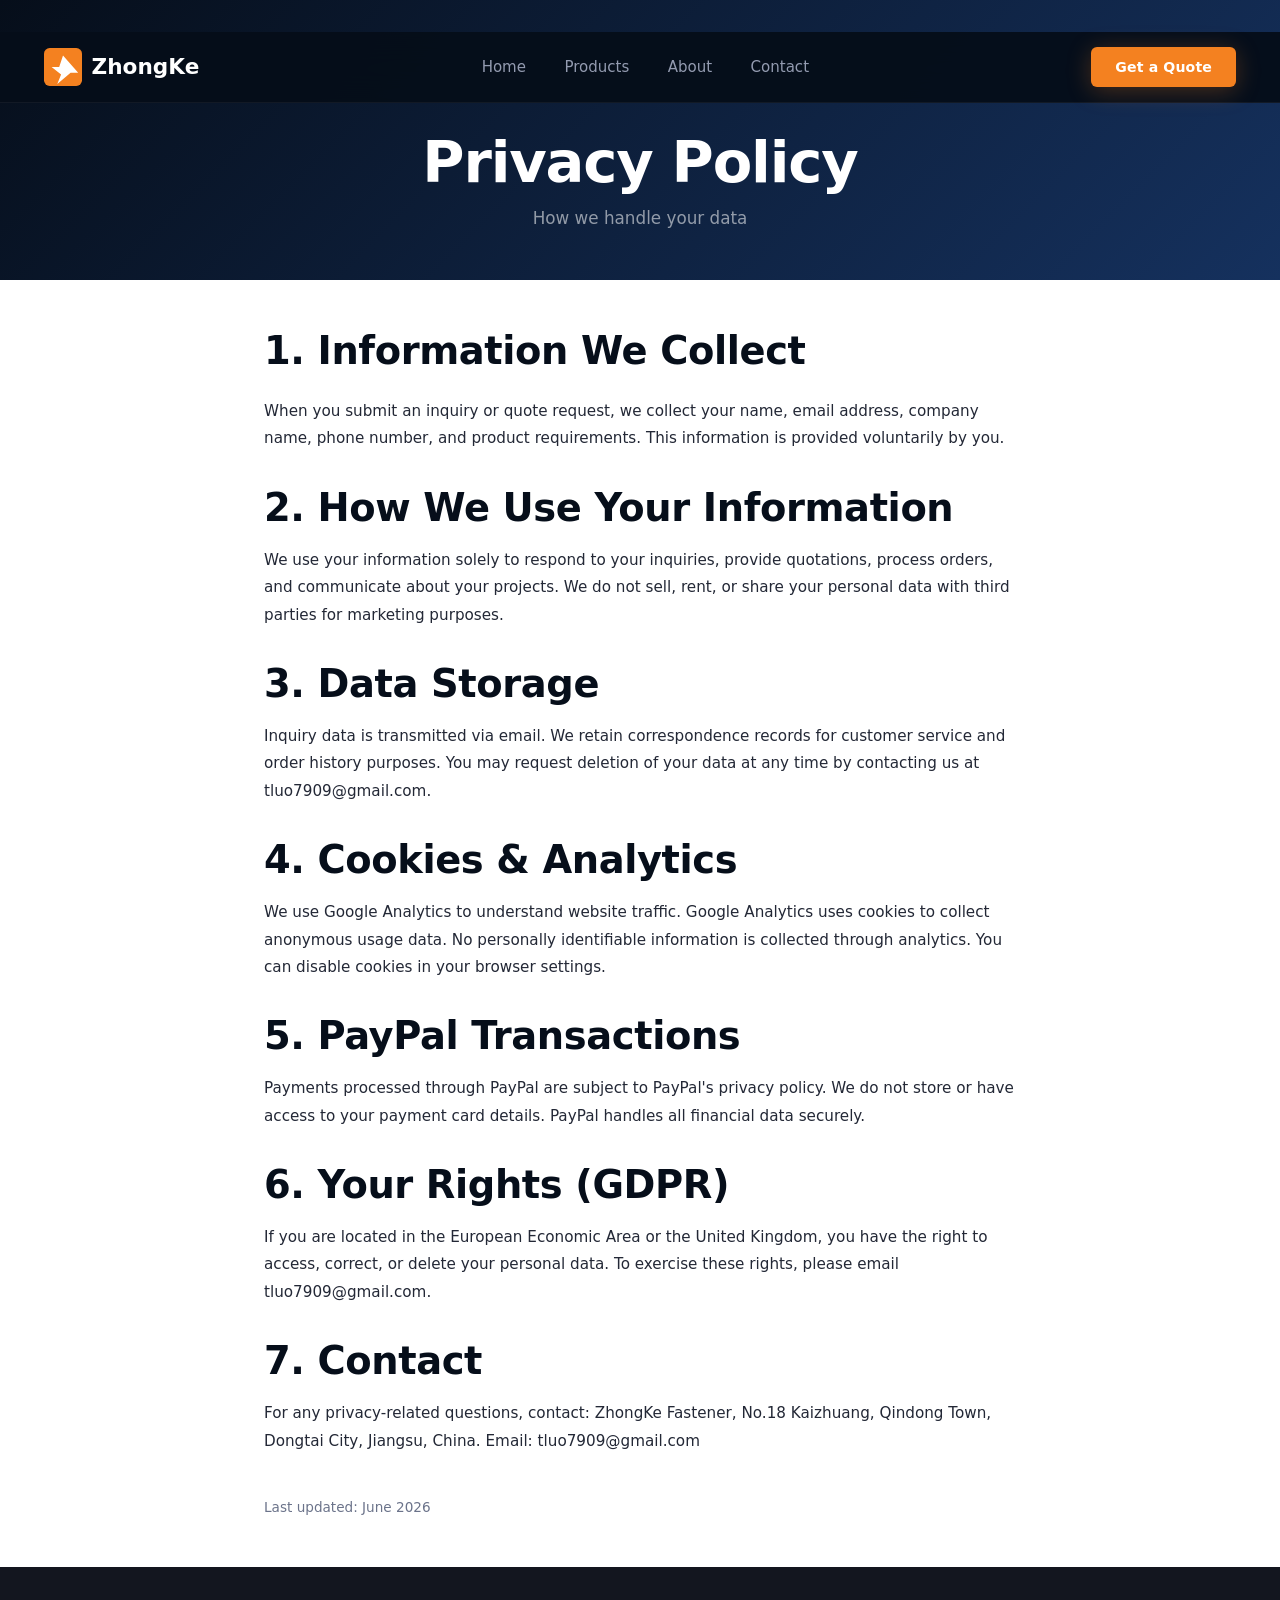
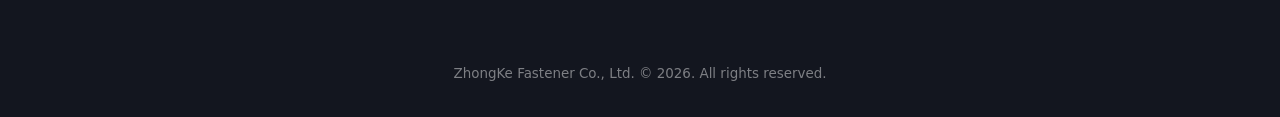
<file: privacy.html>
<!DOCTYPE html>
<html lang="en">
<head>
  <meta charset="UTF-8">
  <meta name="viewport" content="width=device-width, initial-scale=1.0">
  <title>Privacy Policy | ZhongKe Fastener</title>
  <link rel="icon" type="image/svg+xml" href="/favicon.svg">
  <link rel="stylesheet" href="css/style.css">
</head>
<body>
  <nav class="navbar" id="navbar"><div class="container"><a href="index.html" class="nav-logo"><svg viewBox="0 0 40 40" fill="none" style="width:38px;height:38px"><rect width="40" height="40" rx="6" fill="#f48120"/><path d="M20 8l-4 12H8l10 8-4 10 14-12h8L20 8z" fill="#fff"/></svg>ZhongKe</a><ul class="nav-links"><li><a href="index.html">Home</a></li><li><a href="products.html">Products</a></li><li><a href="about.html">About</a></li><li><a href="contact.html">Contact</a></li></ul><div class="nav-cta"><a href="contact.html" class="btn btn-primary">Get a Quote</a></div></div></nav>

  <section class="page-banner"><div class="container"><h1>Privacy Policy</h1><p>How we handle your data</p></div></section>

  <section style="padding:3rem 0;background:var(--white);">
    <div class="container" style="max-width:800px;line-height:1.8;font-size:0.95rem;">
      <h2 style="margin-bottom:1.5rem;">1. Information We Collect</h2>
      <p>When you submit an inquiry or quote request, we collect your name, email address, company name, phone number, and product requirements. This information is provided voluntarily by you.</p>

      <h2 style="margin:2rem 0 1rem;">2. How We Use Your Information</h2>
      <p>We use your information solely to respond to your inquiries, provide quotations, process orders, and communicate about your projects. We do not sell, rent, or share your personal data with third parties for marketing purposes.</p>

      <h2 style="margin:2rem 0 1rem;">3. Data Storage</h2>
      <p>Inquiry data is transmitted via email. We retain correspondence records for customer service and order history purposes. You may request deletion of your data at any time by contacting us at <a href="mailto:tluo7909@gmail.com">tluo7909@gmail.com</a>.</p>

      <h2 style="margin:2rem 0 1rem;">4. Cookies & Analytics</h2>
      <p>We use Google Analytics to understand website traffic. Google Analytics uses cookies to collect anonymous usage data. No personally identifiable information is collected through analytics. You can disable cookies in your browser settings.</p>

      <h2 style="margin:2rem 0 1rem;">5. PayPal Transactions</h2>
      <p>Payments processed through PayPal are subject to PayPal's privacy policy. We do not store or have access to your payment card details. PayPal handles all financial data securely.</p>

      <h2 style="margin:2rem 0 1rem;">6. Your Rights (GDPR)</h2>
      <p>If you are located in the European Economic Area or the United Kingdom, you have the right to access, correct, or delete your personal data. To exercise these rights, please email <a href="mailto:tluo7909@gmail.com">tluo7909@gmail.com</a>.</p>

      <h2 style="margin:2rem 0 1rem;">7. Contact</h2>
      <p>For any privacy-related questions, contact: ZhongKe Fastener, No.18 Kaizhuang, Qindong Town, Dongtai City, Jiangsu, China. Email: <a href="mailto:tluo7909@gmail.com">tluo7909@gmail.com</a></p>

      <p style="margin-top:2.5rem;color:var(--gray-500);font-size:0.85rem;">Last updated: June 2026</p>
    </div>
  </section>

  <footer class="footer"><div class="container"><div class="footer-bottom"><p>ZhongKe Fastener Co., Ltd. &copy; 2026. All rights reserved.</p></div></div></footer>
</body>
</html>
</file>
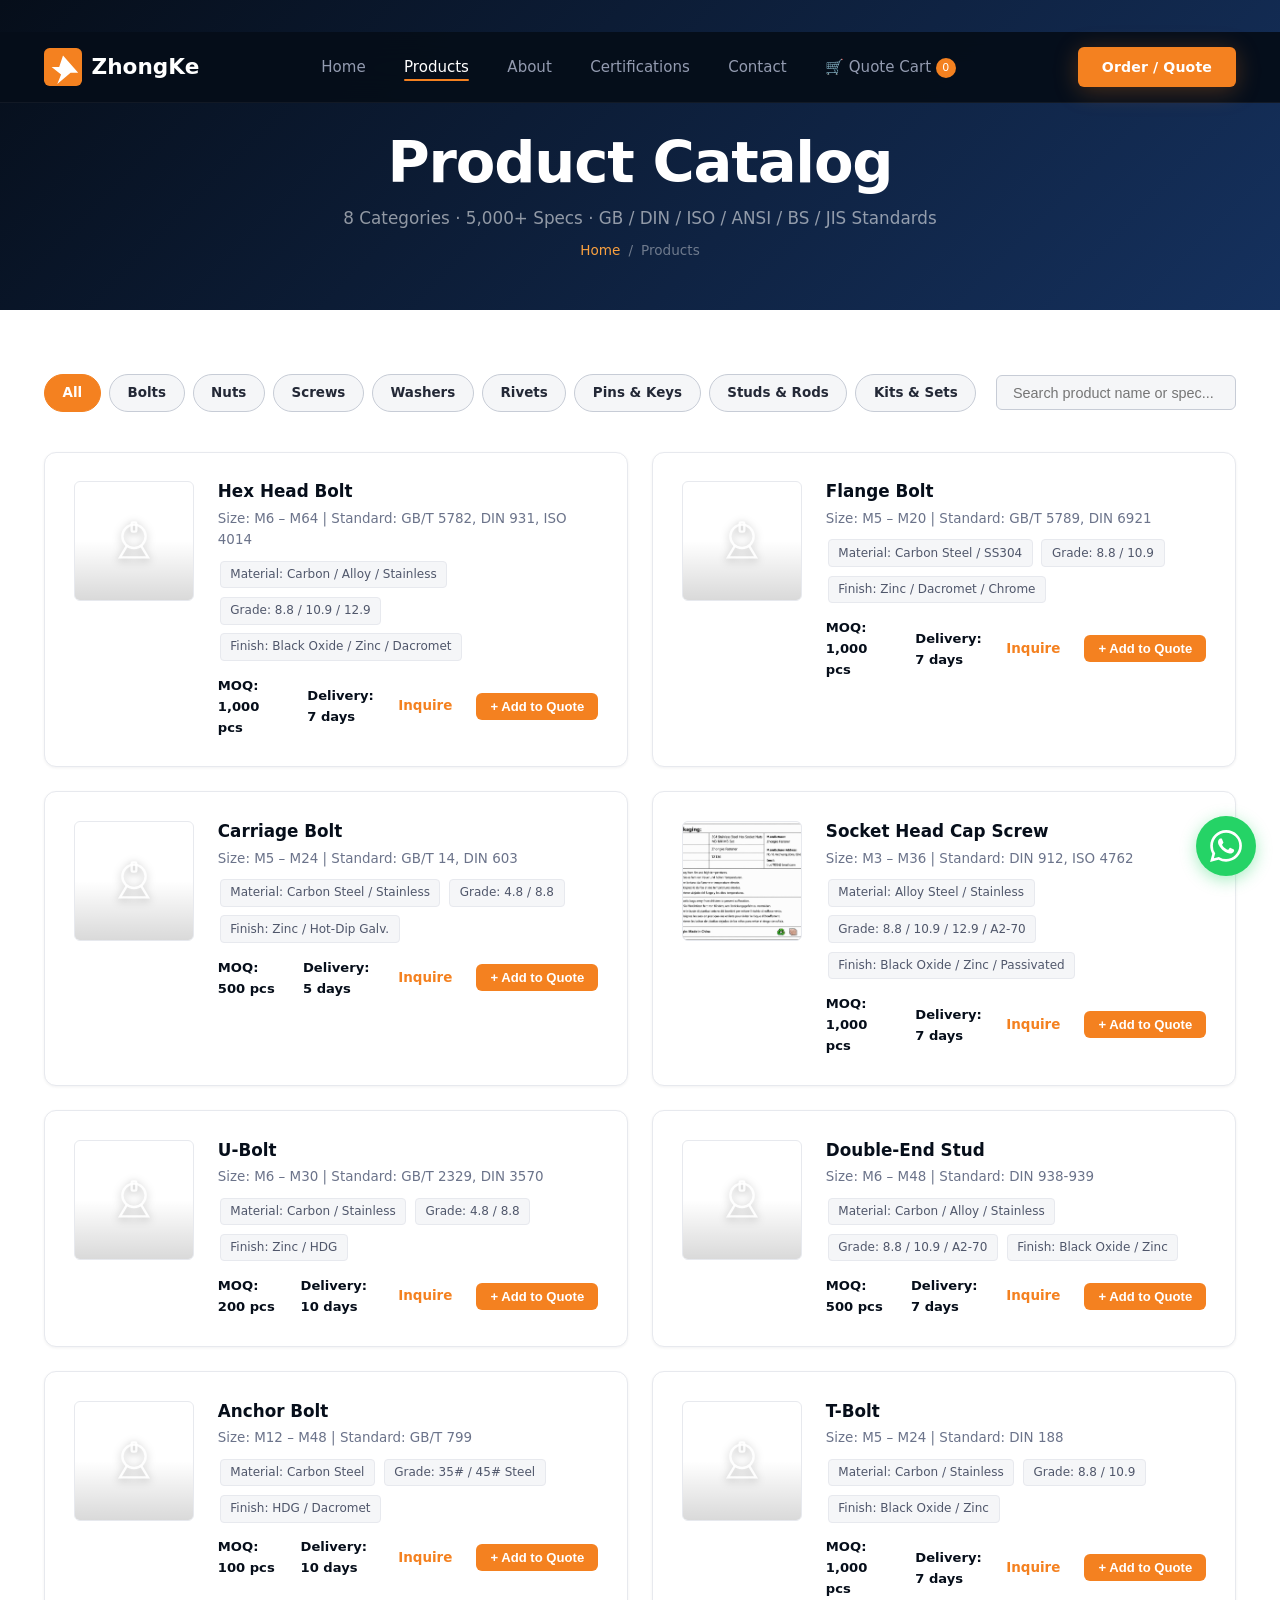
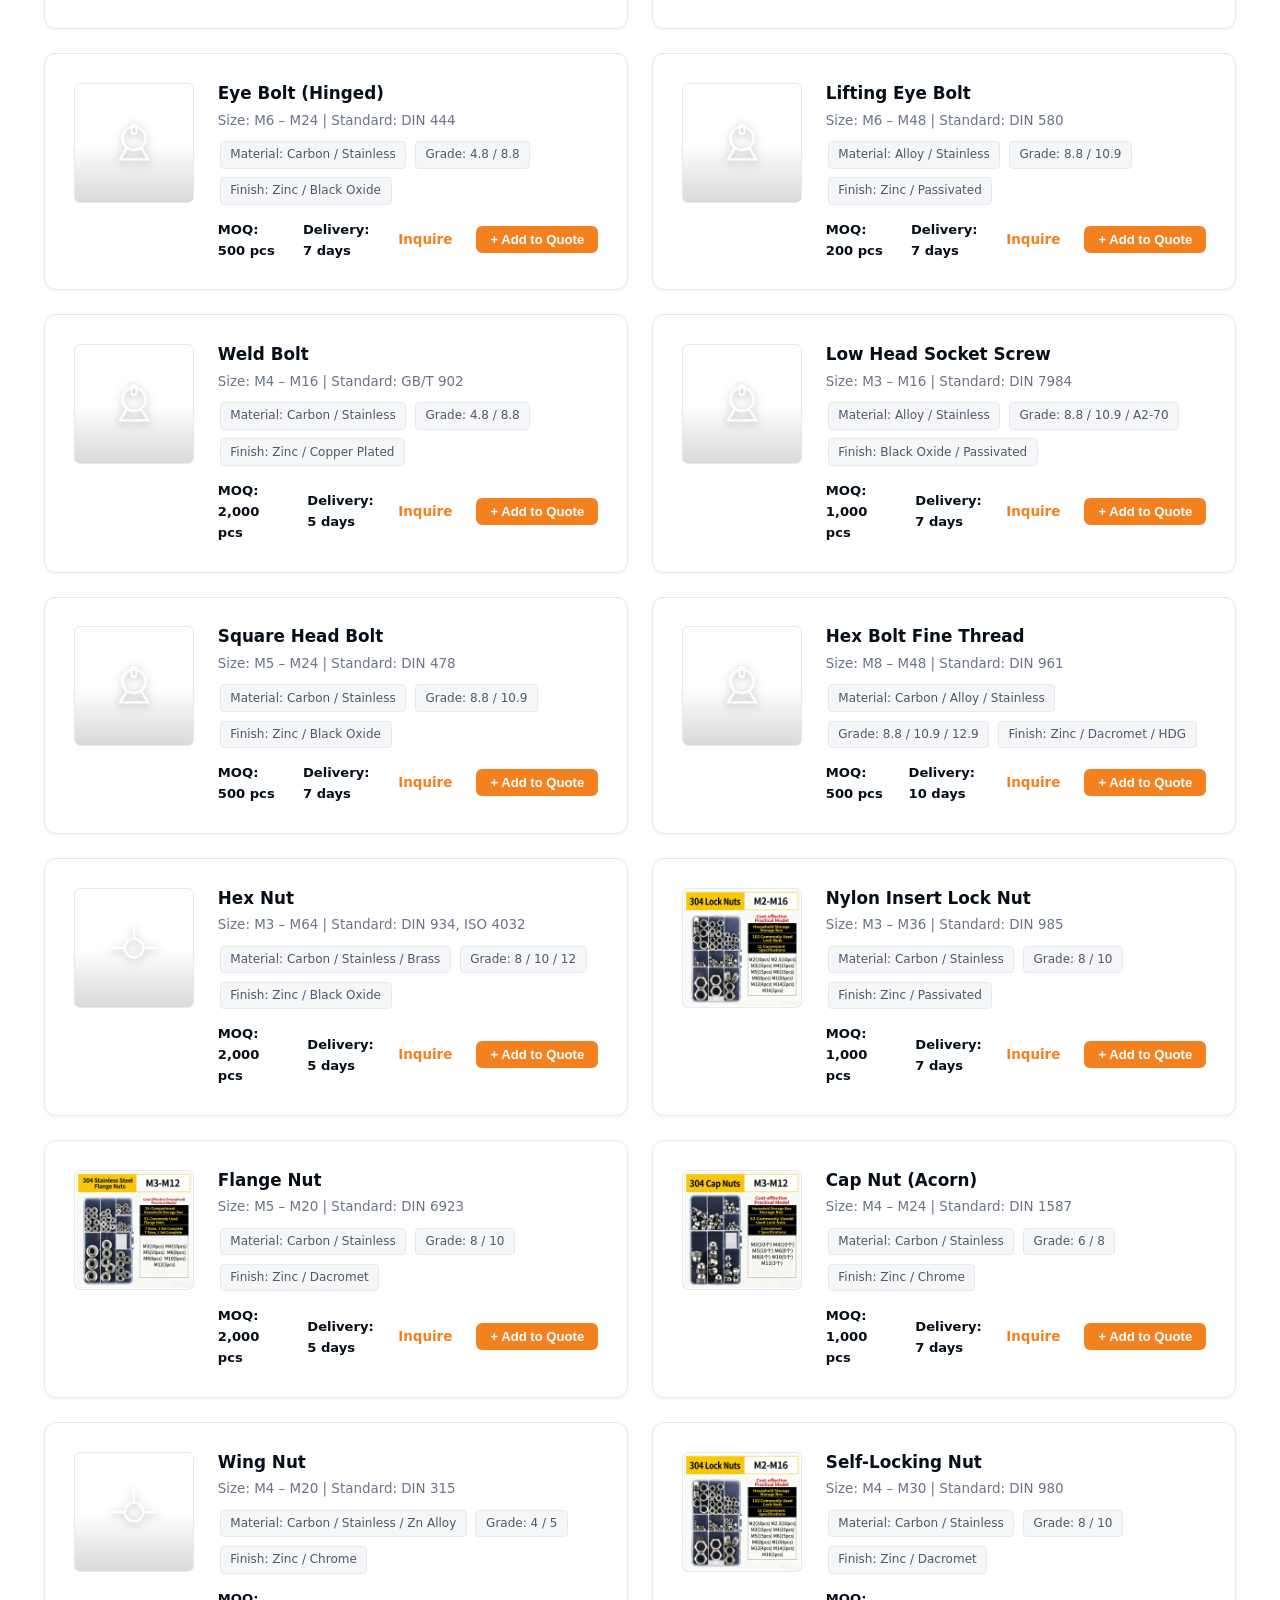
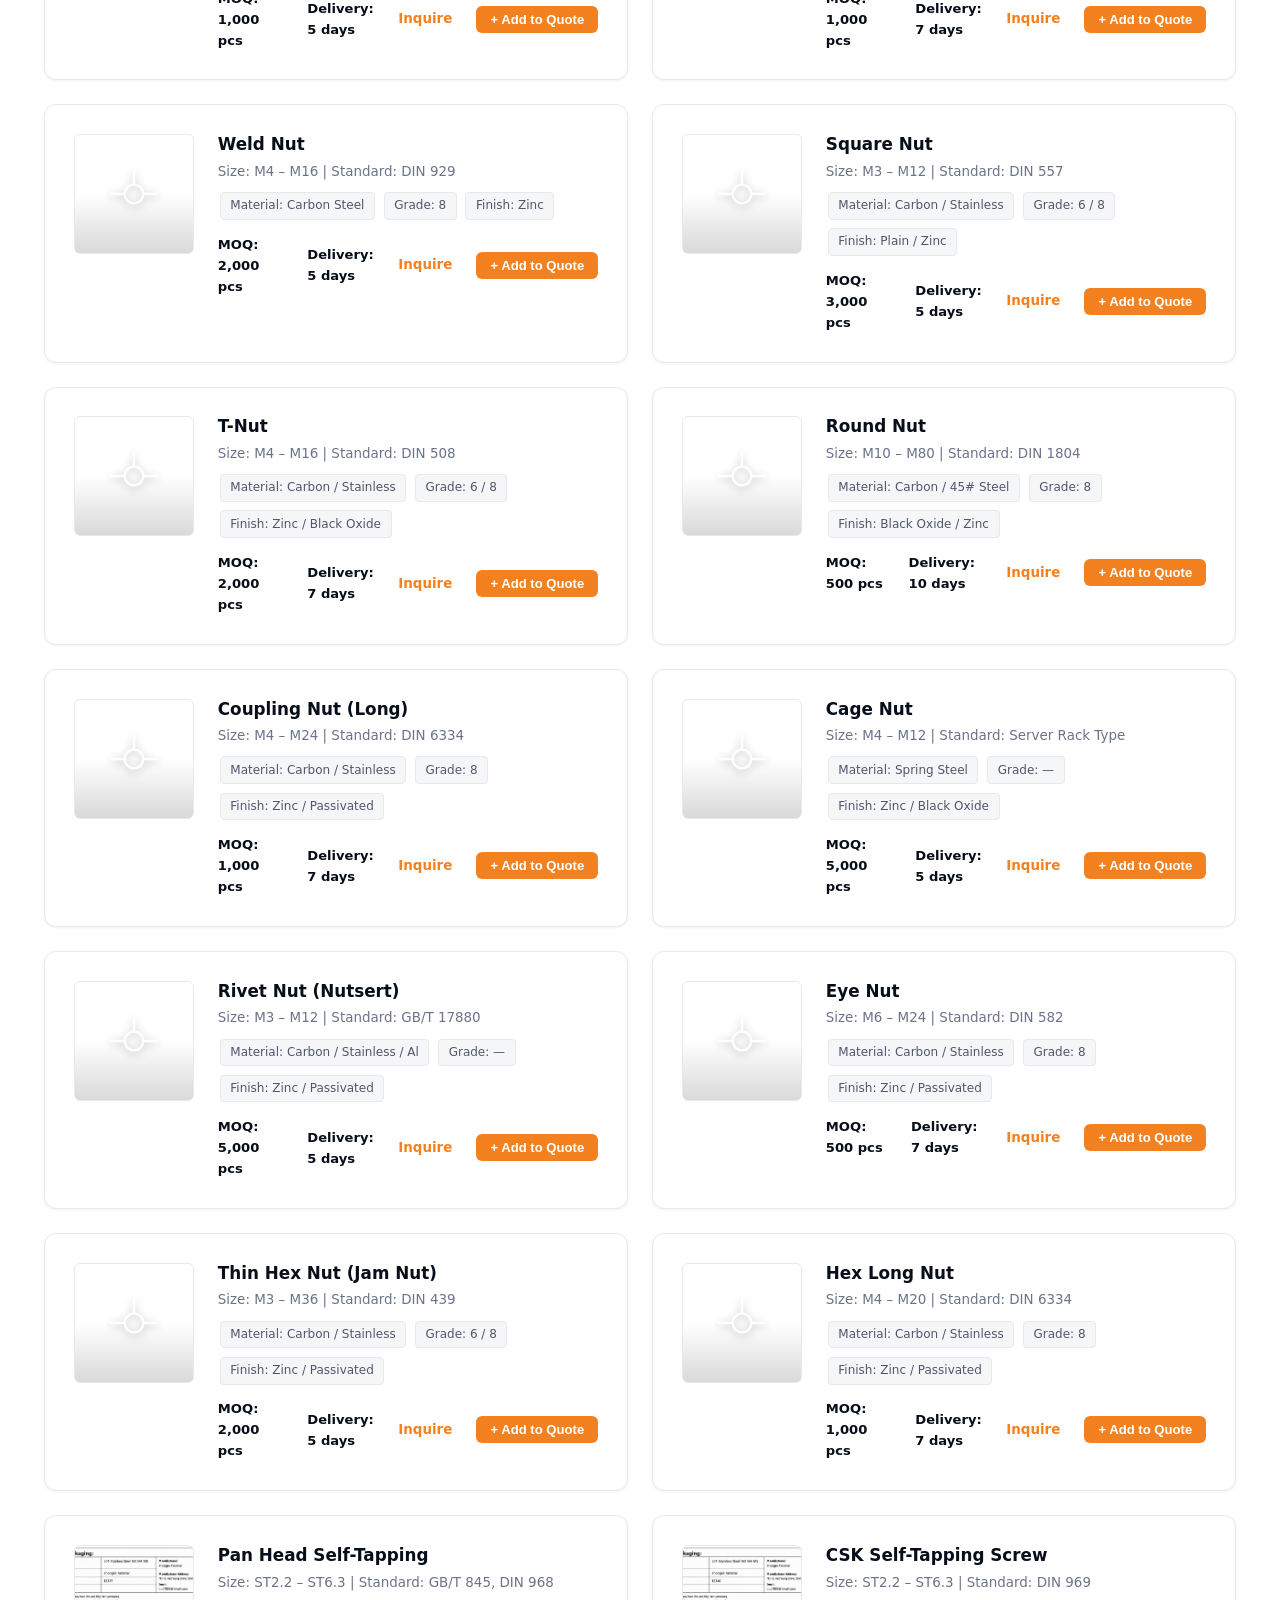
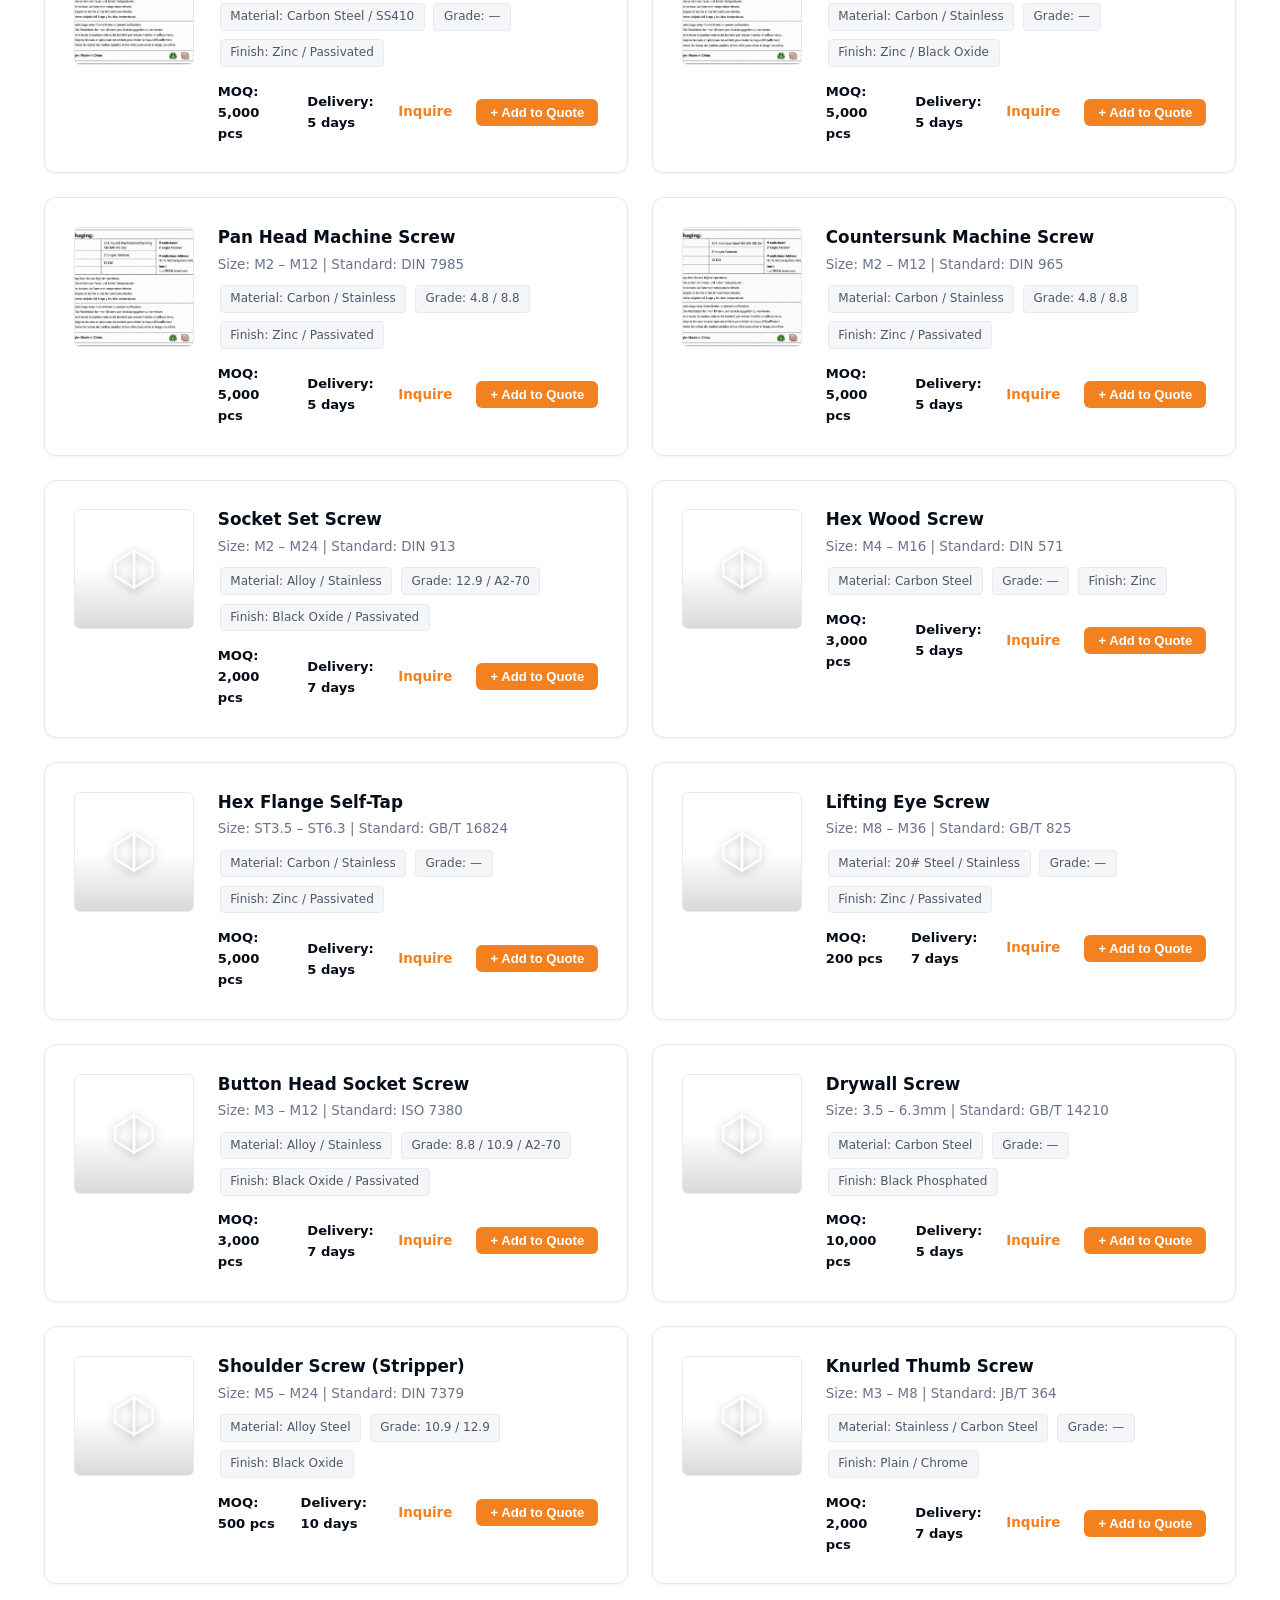
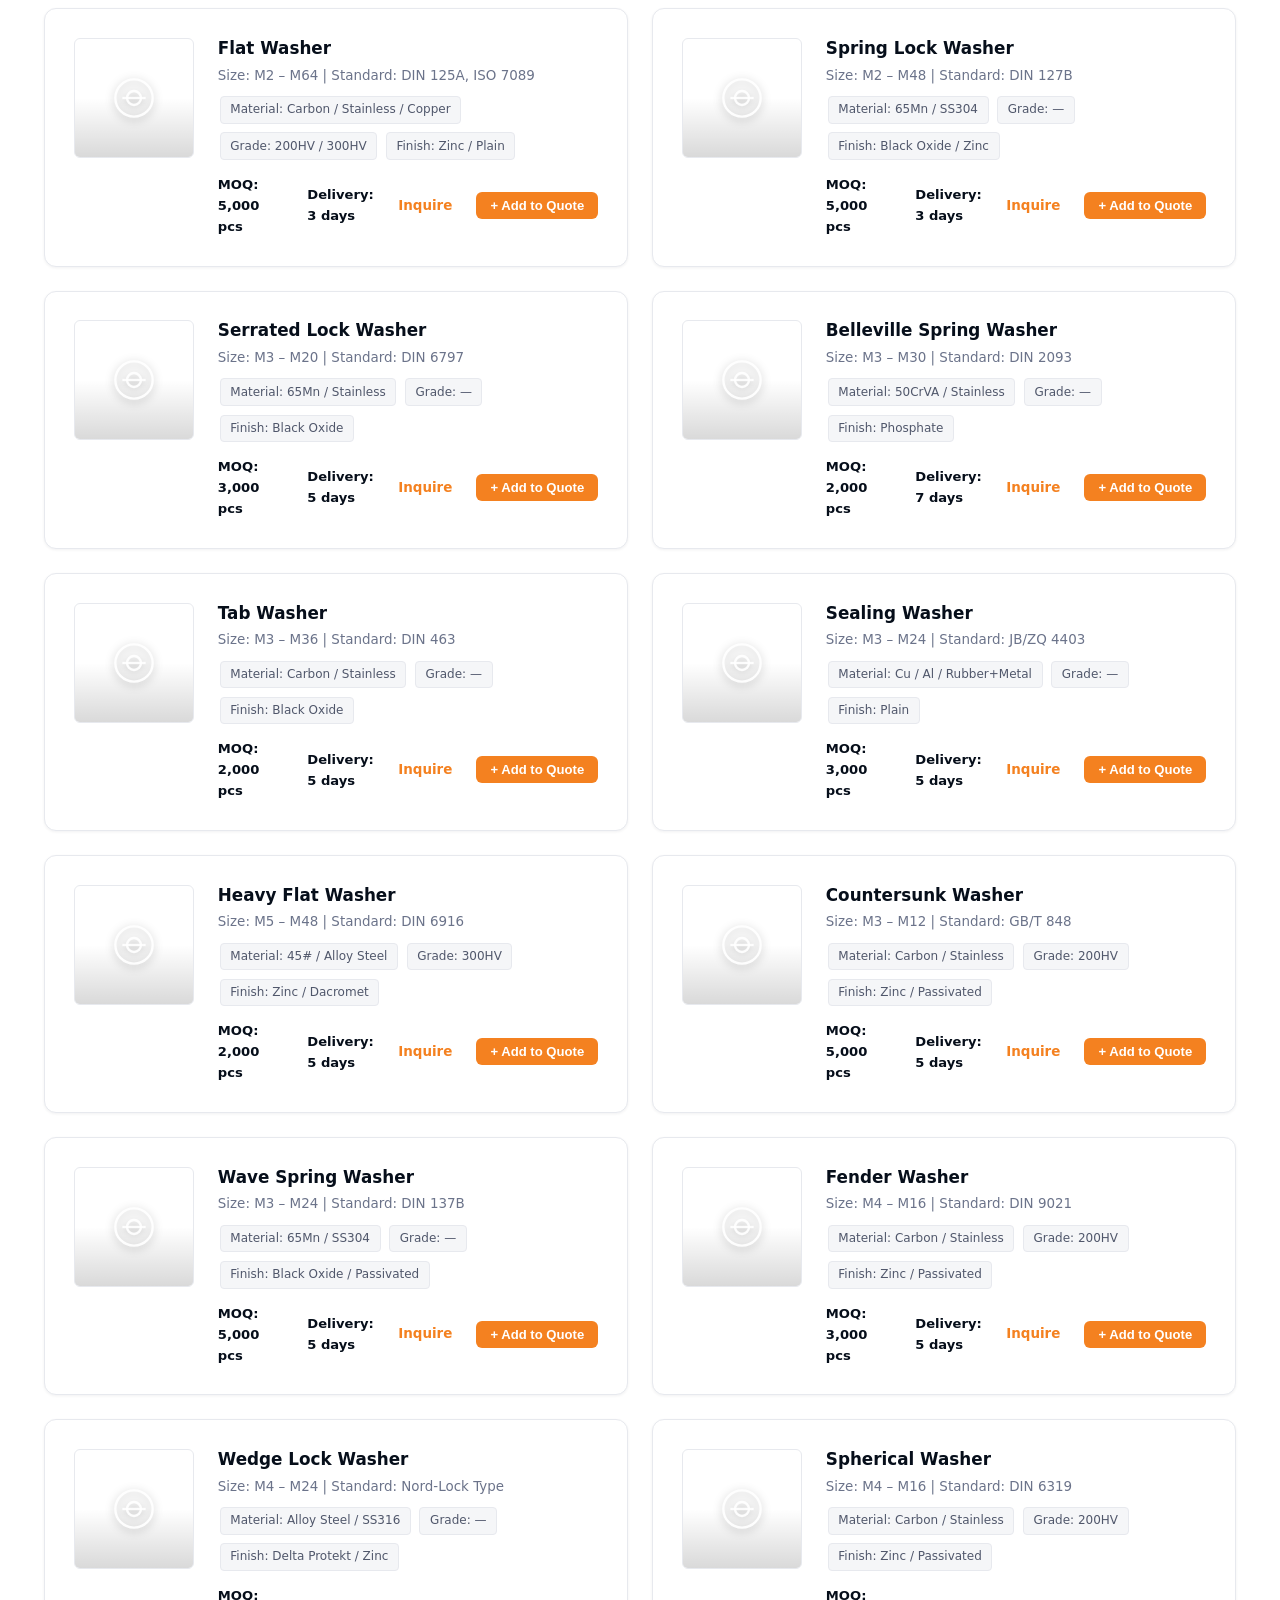
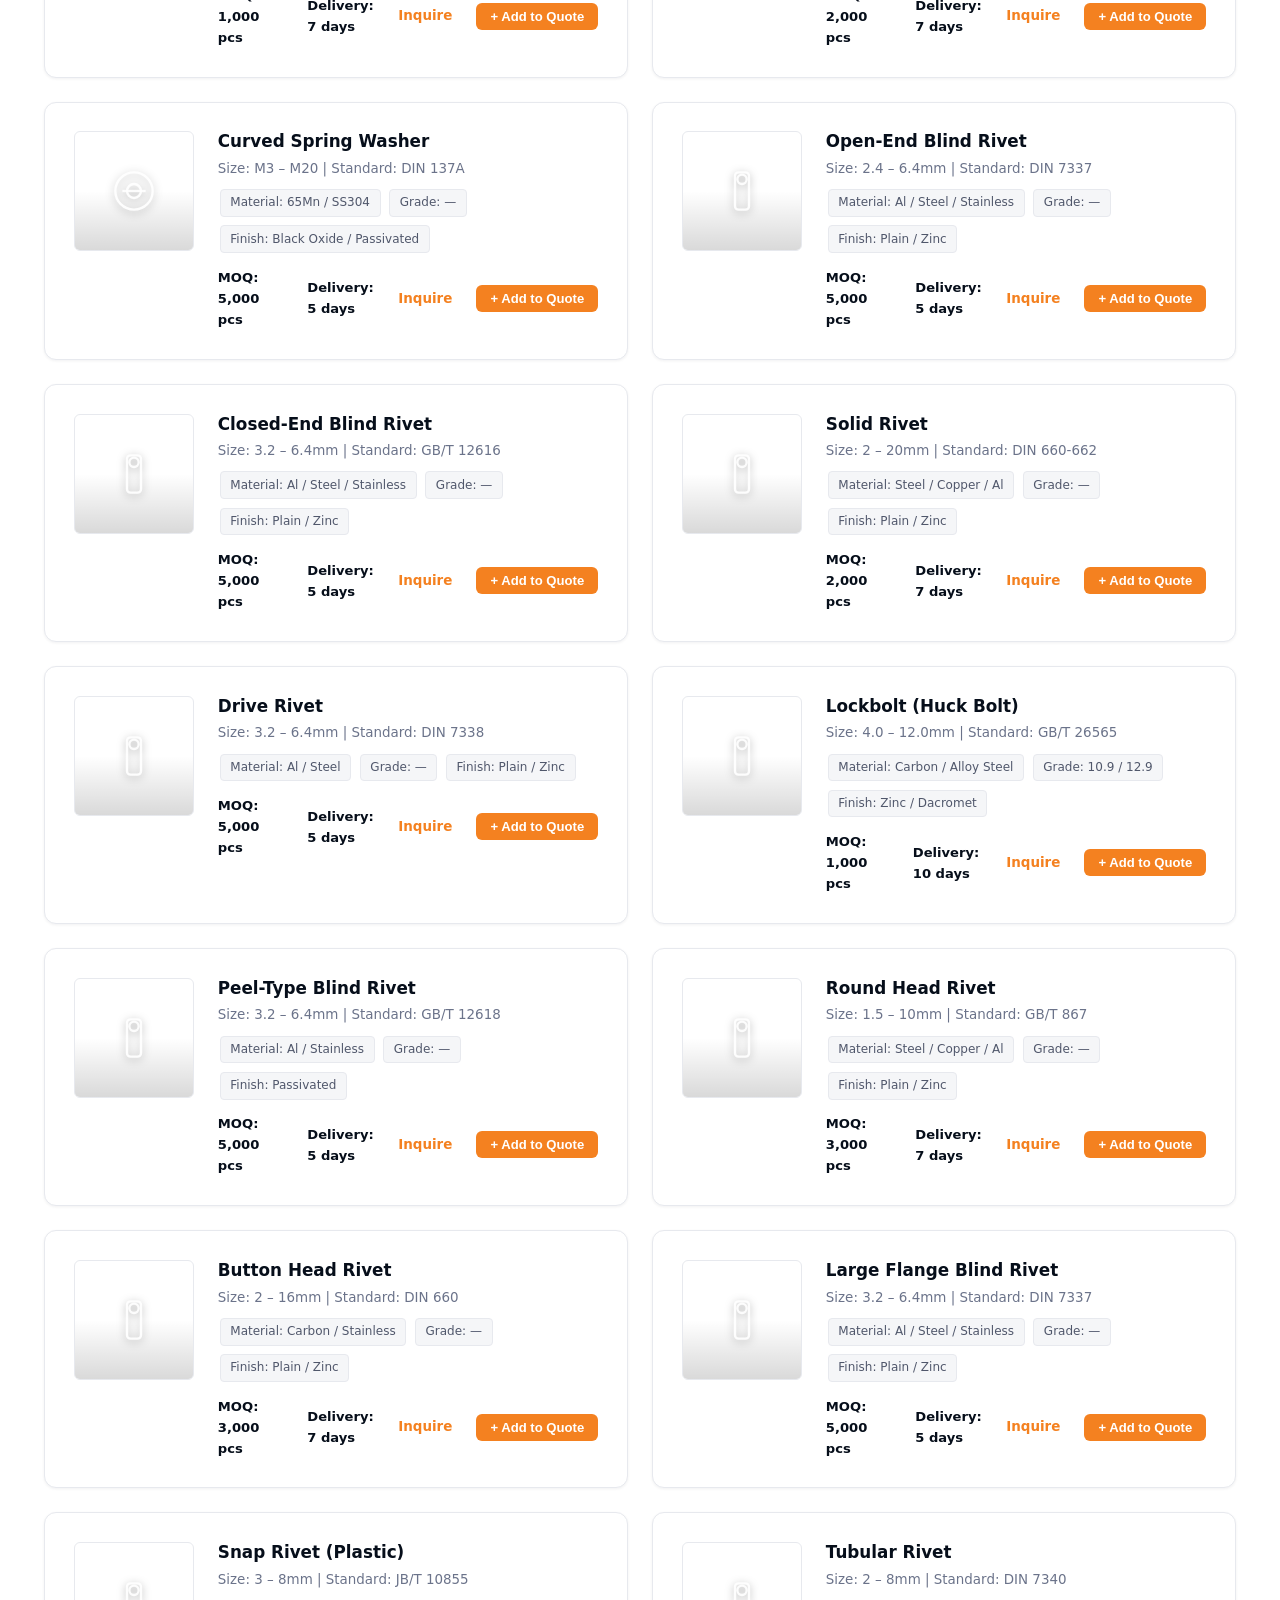
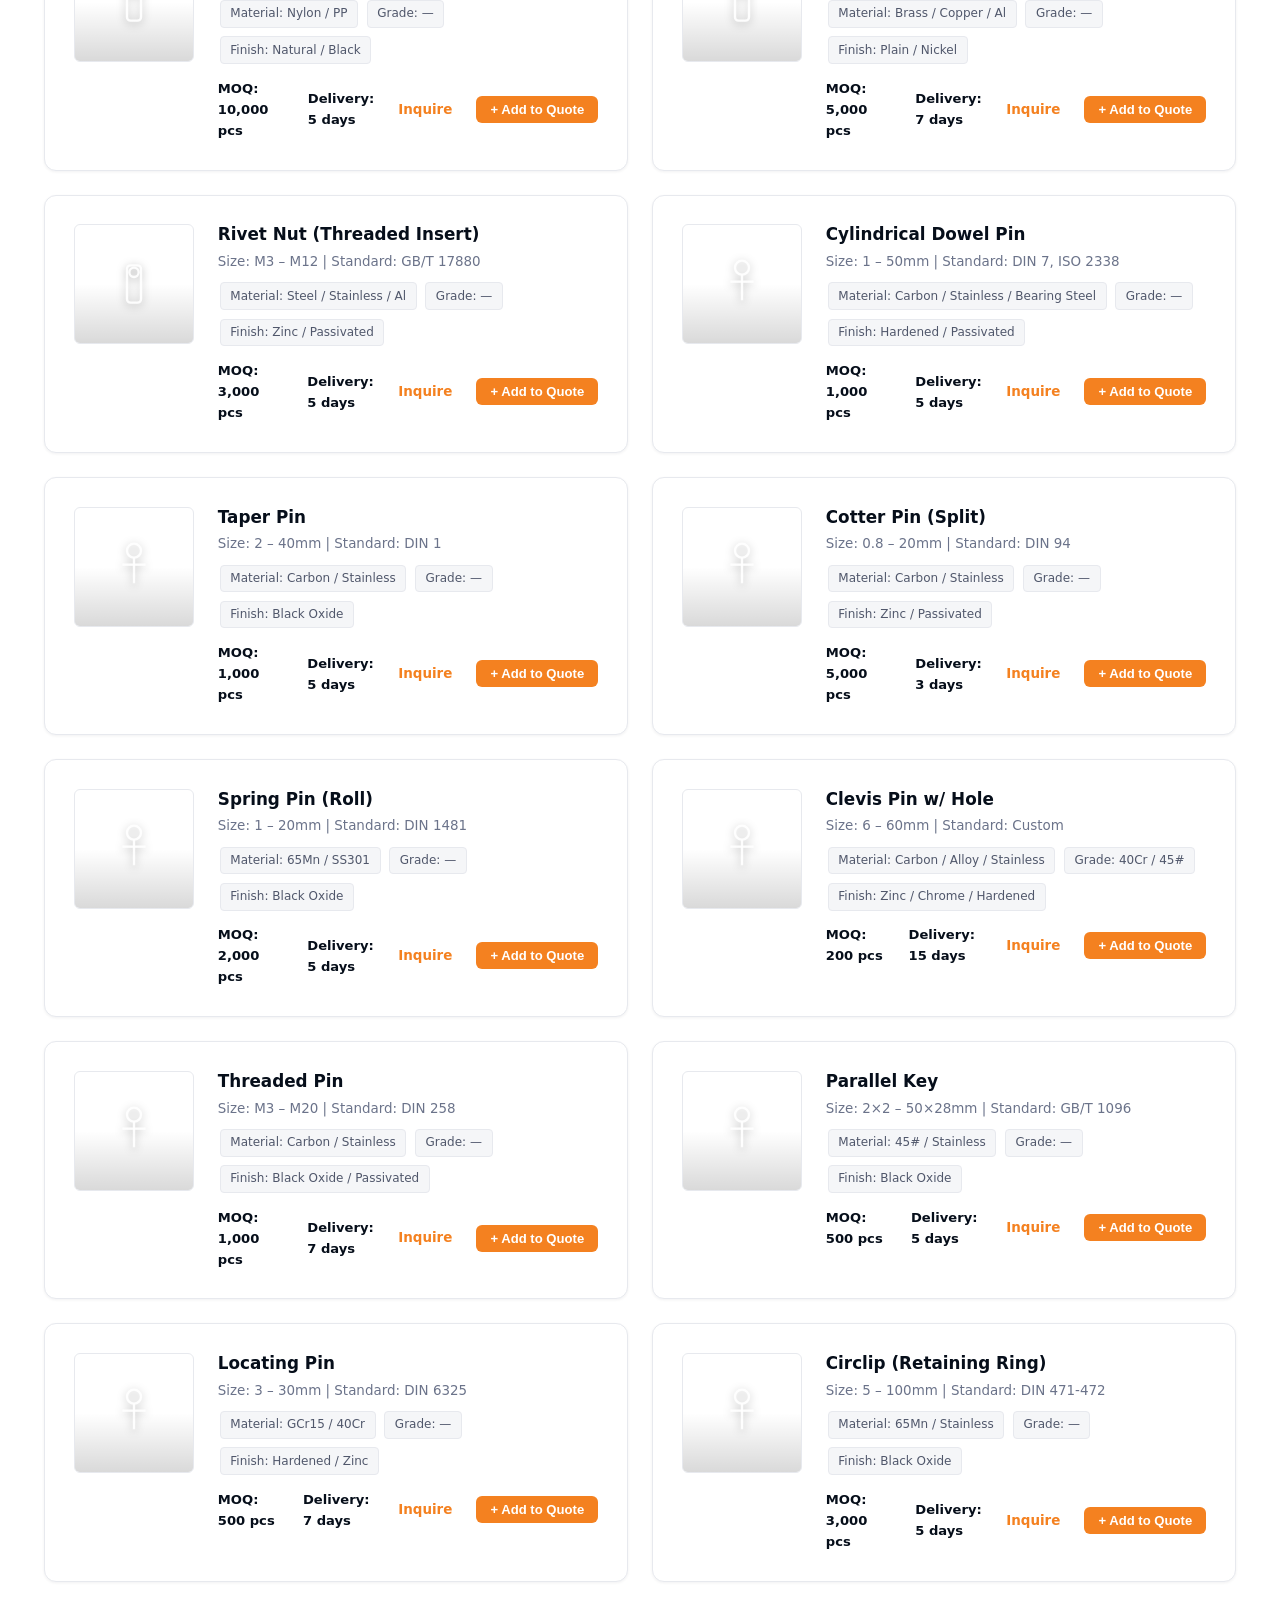
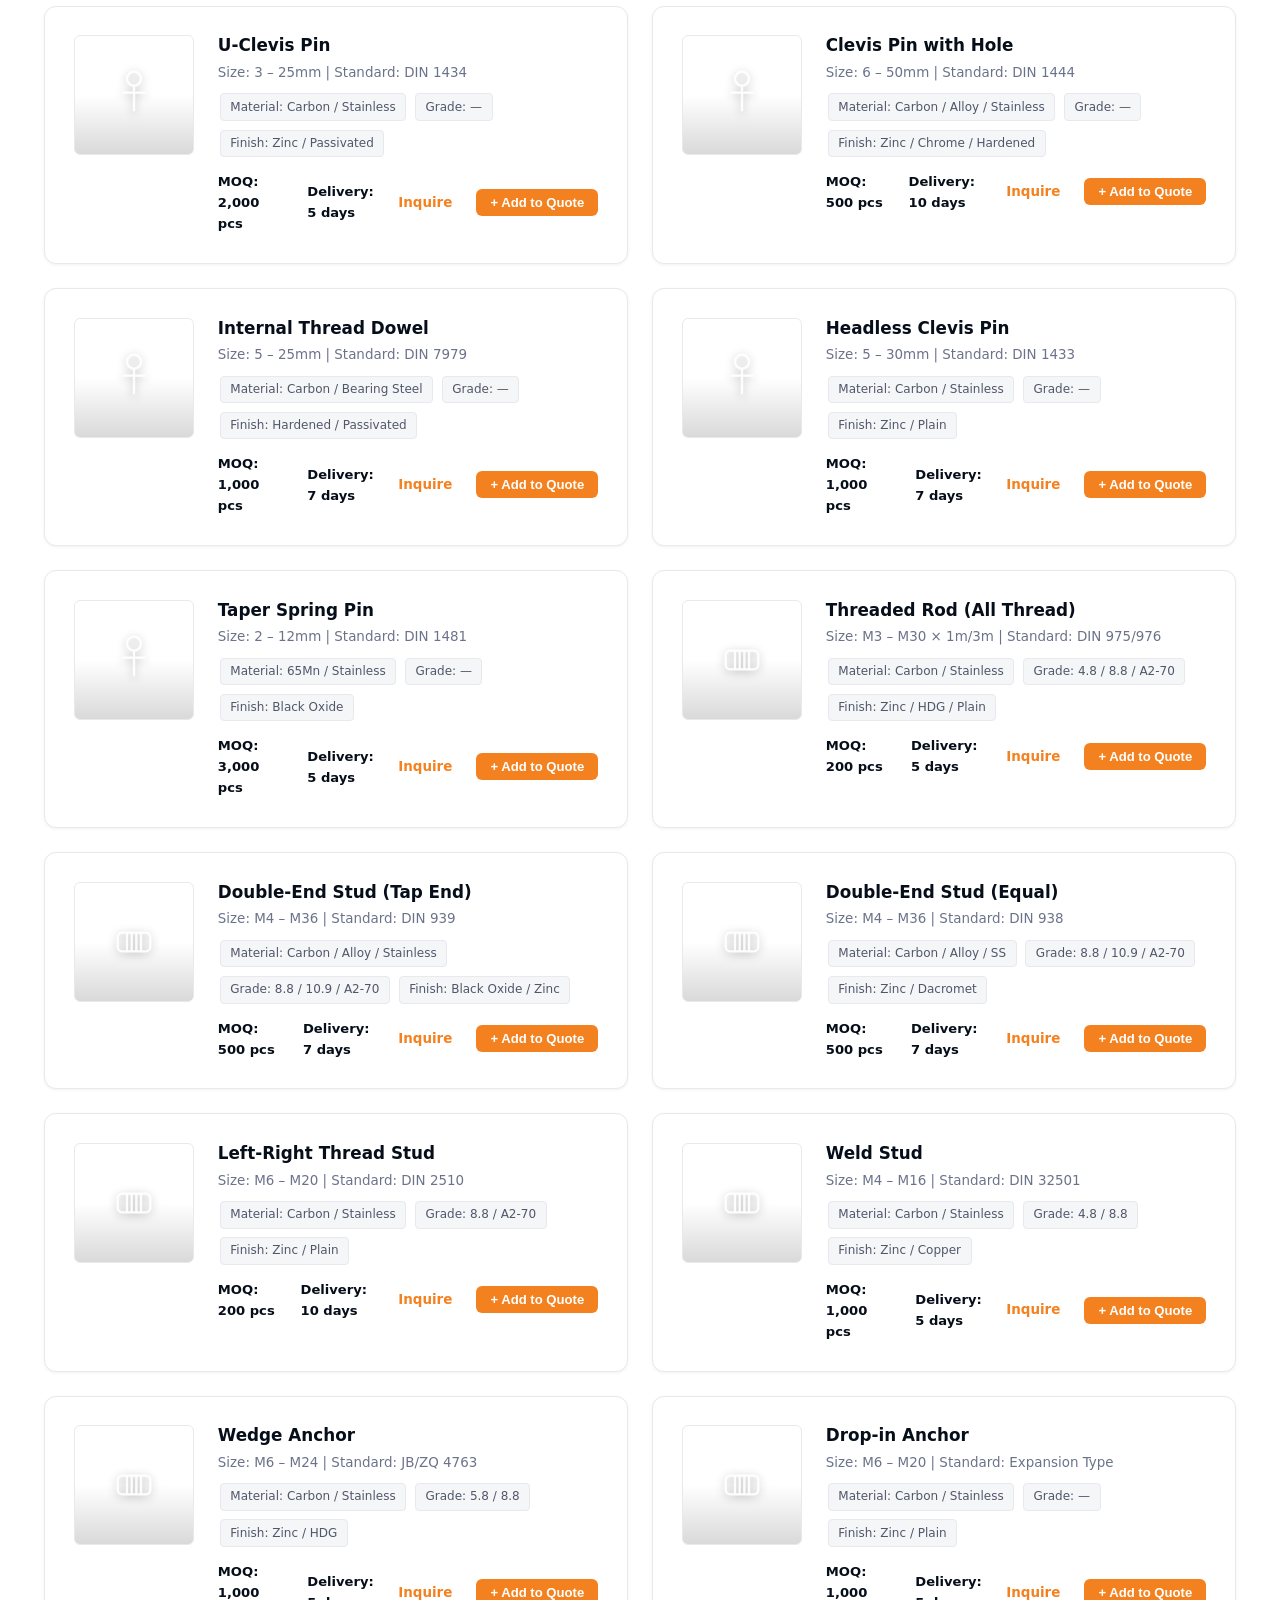
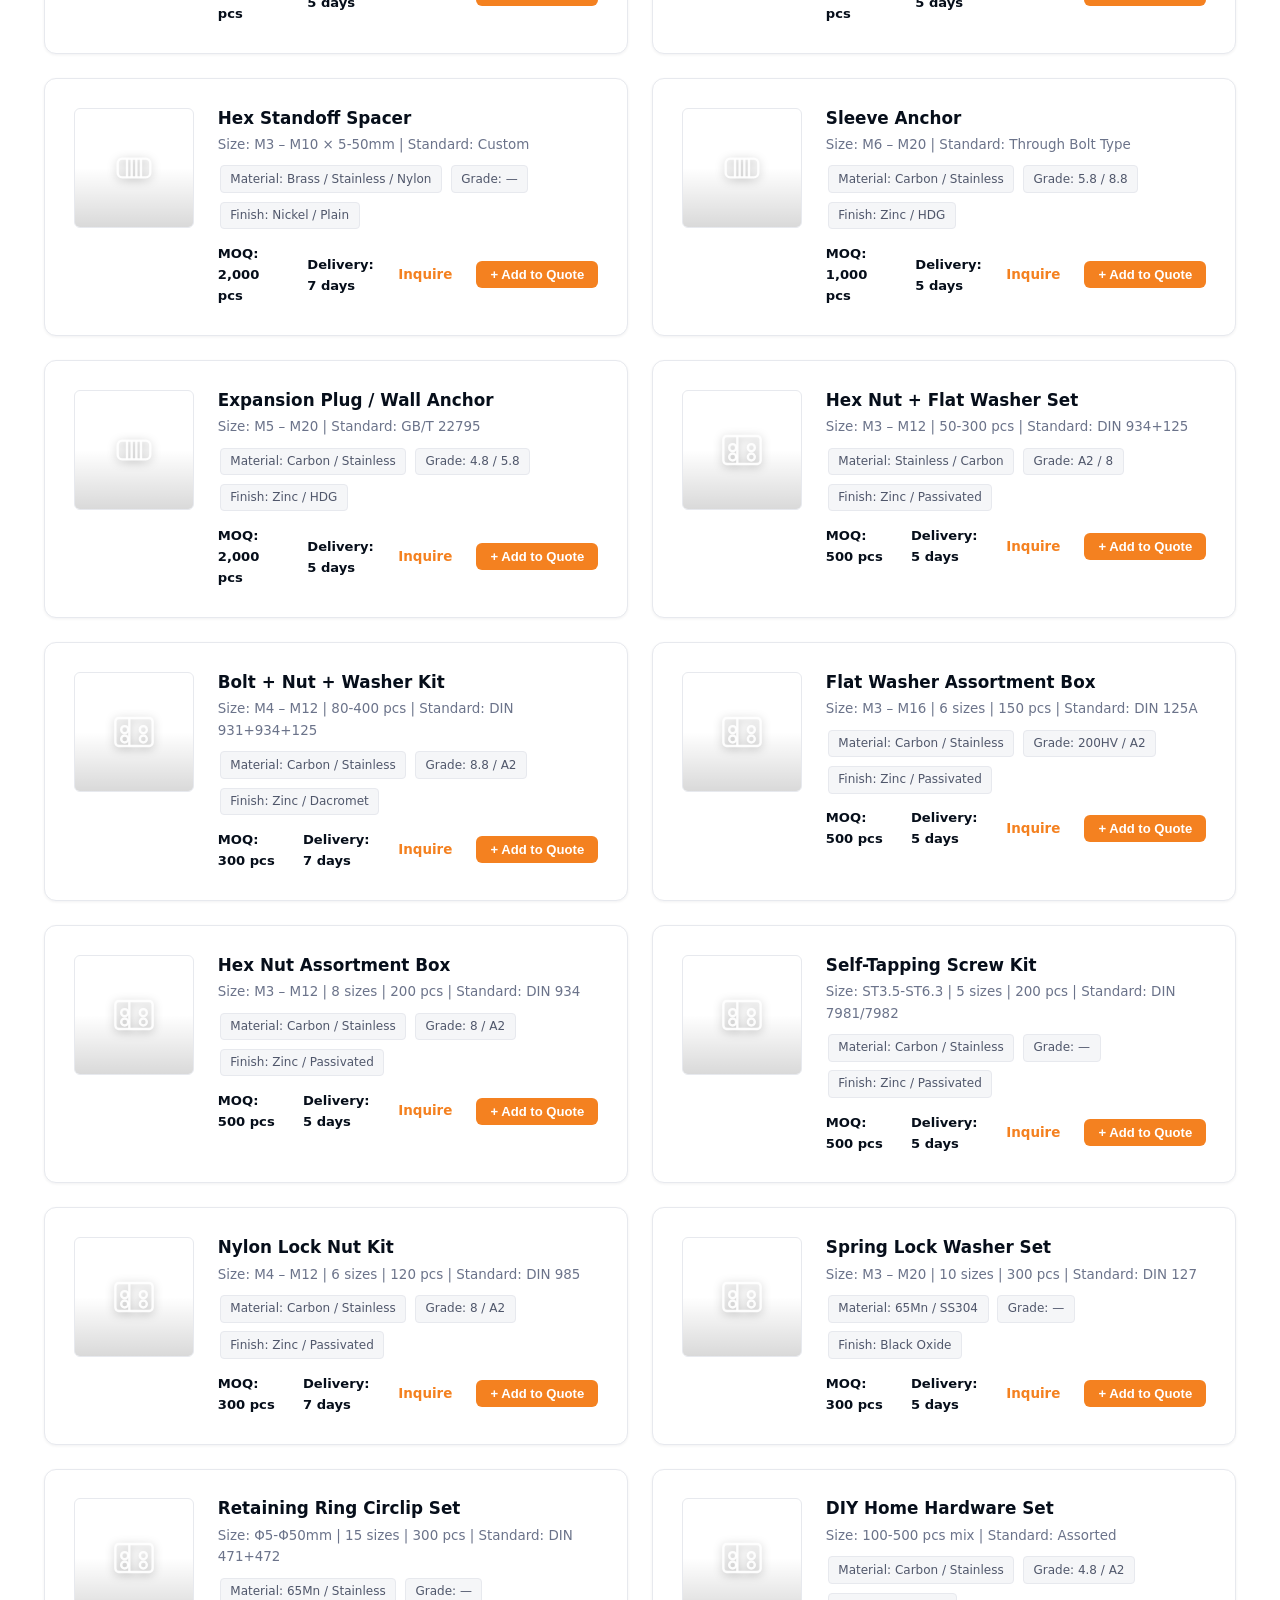
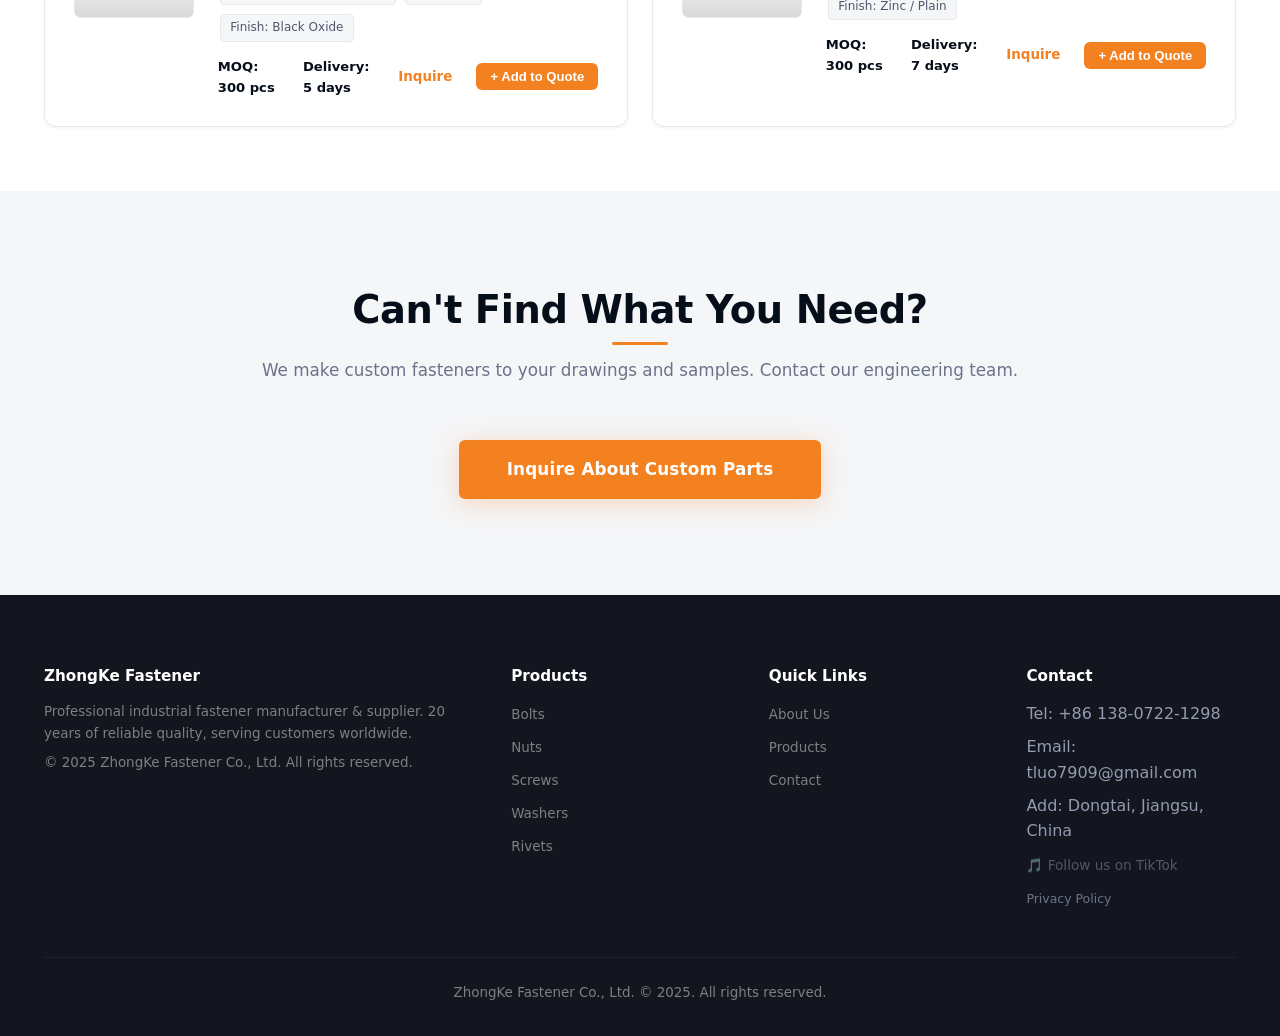
<file: products.html>
<!DOCTYPE html>
<html lang="en">
<head>
  <meta charset="UTF-8">
  <meta name="viewport" content="width=device-width, initial-scale=1.0">
  <meta name="description" content="ZhongKe Fastener product catalog — Bolts, nuts, screws, washers, rivets, pins. Detailed specifications, GB/DIN/ISO/ANSI standards. Request a quote online.">
  <link rel="icon" type="image/svg+xml" href="/favicon.svg">
  <link rel="apple-touch-icon" sizes="180x180" href="/favicon.svg">
  <title>Products | ZhongKe Fastener — 8 Categories · 100+ Products</title>
  <meta property="og:title" content="Bolts · Nuts · Screws · Washers · Rivets · Pins | ZhongKe Fastener">
  <meta property="og:description" content="100+ fastener products across 8 categories. GB, DIN, ISO, ANSI standards. Request a quote online.">
  <meta property="og:url" content="https://www.zhongke-fastener.com/products.html">
  <meta property="og:image" content="https://www.zhongke-fastener.com/favicon.svg">
  <meta name="twitter:card" content="summary">
  <link rel="canonical" href="https://www.zhongke-fastener.com/products.html">
  <link rel="stylesheet" href="css/style.css">
  <script type="application/ld+json">
  {
    "@context": "https://schema.org",
    "@type": "CollectionPage",
    "name": "ZhongKe Fastener Products",
    "url": "https://www.zhongke-fastener.com/products.html",
    "description": "Industrial fasteners — bolts, nuts, screws, washers, rivets, pins & more. 5,000+ specs, GB/DIN/ISO/ANSI standards."
  }
  </script>
</head>
<body>

  <nav class="navbar" id="navbar">
    <div class="container">
      <a href="index.html" class="nav-logo">
        <svg viewBox="0 0 40 40" fill="none" style="width:38px;height:38px"><rect width="40" height="40" rx="6" fill="#f48120"/><path d="M20 8l-4 12H8l10 8-4 10 14-12h8L20 8z" fill="#fff"/></svg>
        ZhongKe
      </a>
      <ul class="nav-links" id="navLinks">
        <li><a href="index.html">Home</a></li>
        <li><a href="products.html" class="active">Products</a></li>
        <li><a href="about.html">About</a></li>
        <li><a href="certifications.html">Certifications</a></li>
        <li><a href="contact.html">Contact</a></li>
        <li><a href="cart.html" class="cart-nav-link">🛒 Quote Cart <span class="cart-badge" style="display:none;background:var(--orange);color:#fff;border-radius:50%;width:20px;height:20px;font-size:11px;align-items:center;justify-content:center;vertical-align:middle;">0</span></a></li>
      </ul>
      <div class="nav-cta">
        <a href="contact.html" class="btn btn-primary">Order / Quote</a>
      </div>
      <button class="mobile-toggle" id="mobileToggle" aria-label="Menu">
        <span></span><span></span><span></span>
      </button>
    </div>
  </nav>

  <section class="page-banner">
    <div class="container">
      <h1>Product Catalog</h1>
      <p>8 Categories · 5,000+ Specs · GB / DIN / ISO / ANSI / BS / JIS Standards</p>
      <div class="breadcrumb">
        <a href="index.html">Home</a><span>/</span><span>Products</span>
      </div>
    </div>
  </section>

  <section class="products-page">
    <div class="container">
      <div class="product-filter-bar">
        <div class="filter-tags">
          <span class="filter-tag active" data-filter="all">All</span>
          <span class="filter-tag" data-filter="bolts">Bolts</span>
          <span class="filter-tag" data-filter="nuts">Nuts</span>
          <span class="filter-tag" data-filter="screws">Screws</span>
          <span class="filter-tag" data-filter="washers">Washers</span>
          <span class="filter-tag" data-filter="rivets">Rivets</span>
          <span class="filter-tag" data-filter="pins">Pins & Keys</span>
          <span class="filter-tag" data-filter="studs">Studs & Rods</span>
          <span class="filter-tag" data-filter="kits">Kits & Sets</span>
        </div>
        <input type="text" class="product-search" id="productSearch" placeholder="Search product name or spec...">
      </div>

      <div class="product-detail-cards" id="productCards"></div>
    </div>
  </section>

  <section class="contact" id="contact">
    <div class="container">
      <div class="section-title">
        <h2>Can't Find What You Need?</h2>
        <p>We make custom fasteners to your drawings and samples. Contact our engineering team.</p>
      </div>
      <div style="text-align:center;">
        <a href="contact.html" class="btn btn-primary" style="font-size:1.05rem;padding:1rem 3rem;">Inquire About Custom Parts</a>
      </div>
    </div>
  </section>

  <footer class="footer">
    <div class="container">
      <div class="footer-grid">
        <div>
          <h4>ZhongKe Fastener</h4>
          <p style="margin-bottom:0.5rem;">Professional industrial fastener manufacturer & supplier. 20 years of reliable quality, serving customers worldwide.</p>
          <p>&copy; 2025 ZhongKe Fastener Co., Ltd. All rights reserved.</p>
        </div>
        <div>
          <h4>Products</h4>
          <ul class="footer-links">
            <li><a href="products.html#bolts">Bolts</a></li>
            <li><a href="products.html#nuts">Nuts</a></li>
            <li><a href="products.html#screws">Screws</a></li>
            <li><a href="products.html#washers">Washers</a></li>
            <li><a href="products.html#rivets">Rivets</a></li>
          </ul>
        </div>
        <div>
          <h4>Quick Links</h4>
          <ul class="footer-links">
            <li><a href="about.html">About Us</a></li>
            <li><a href="products.html">Products</a></li>
            <li><a href="contact.html">Contact</a></li>
          </ul>
        </div>
        <div>
          <h4>Contact</h4>
          <ul class="footer-links">
            <li>Tel: +86 138-0722-1298</li>
            <li>Email: tluo7909@gmail.com</li>
            <li>Add: Dongtai, Jiangsu, China</li>
            <li style="margin-top:0.5rem;"><a href="https://www.tiktok.com/@zhongke_fastener" target="_blank" rel="noopener" style="color:var(--gray-600);text-decoration:none;font-size:0.85rem;">🎵 Follow us on TikTok</a></li><li><a href="privacy.html" style="color:var(--gray-500);text-decoration:none;font-size:0.78rem;">Privacy Policy</a></li>
          </ul>
        </div>
      </div>
      <div class="footer-bottom">
        <p>ZhongKe Fastener Co., Ltd. &copy; 2025. All rights reserved.</p>
      </div>
    </div>
  </footer>

  <button class="scroll-top" id="scrollTop" aria-label="Back to top">&#x2191;</button>

  <script src="js/cart.js"></script>
  <script src="js/main.js"></script>
  <script src="js/products.js"></script>
<!-- WhatsApp Float Button -->
<a href="https://wa.me/8613807221298" class="whatsapp-float" target="_blank" rel="noopener" aria-label="Chat on WhatsApp">
<svg viewBox="0 0 24 24" width="32" height="32"><path d="M17.472 14.382c-.297-.149-1.758-.867-2.03-.967-.273-.099-.471-.148-.67.15-.197.297-.767.966-.94 1.164-.173.199-.347.223-.644.075-.297-.15-1.255-.463-2.39-1.475-.883-.788-1.48-1.761-1.653-2.059-.173-.297-.018-.458.13-.606.134-.133.298-.347.446-.52.149-.174.198-.298.298-.497.099-.198.05-.371-.025-.52-.075-.149-.669-1.612-.916-2.207-.242-.579-.487-.5-.669-.51-.173-.008-.371-.01-.57-.01-.198 0-.52.074-.792.372-.272.297-1.04 1.016-1.04 2.479 0 1.462 1.065 2.875 1.213 3.074.149.198 2.096 3.2 5.077 4.487.709.306 1.262.489 1.694.625.712.227 1.36.195 1.871.118.571-.085 1.758-.719 2.006-1.413.248-.694.248-1.289.173-1.413-.074-.124-.272-.198-.57-.347m-5.421 7.403h-.004a9.87 9.87 0 01-5.031-1.378l-.361-.214-3.741.982.998-3.648-.235-.374a9.86 9.86 0 01-1.51-5.26c.001-5.45 4.436-9.884 9.888-9.884 2.64 0 5.122 1.03 6.988 2.898a9.825 9.825 0 012.893 6.994c-.003 5.45-4.437 9.884-9.885 9.884m8.413-18.297A11.815 11.815 0 0012.05 0C5.495 0 .16 5.335.157 11.892c0 2.096.547 4.142 1.588 5.945L.057 24l6.305-1.654a11.882 11.882 0 005.683 1.448h.005c6.554 0 11.89-5.335 11.893-11.893a11.821 11.821 0 00-3.48-8.413z" fill="white"/></svg></a>
<!-- Google Analytics -->
<script async src="https://www.googletagmanager.com/gtag/js?id=G-108Y2N6RFN"></script>
<script>window.dataLayer=window.dataLayer||[];function gtag(){dataLayer.push(arguments);}gtag('js',new Date());gtag('config','G-108Y2N6RFN');</script>
</body>
</html>
</file>
<file: css/style.css>
/* ============================================
   ZhongKe Fastener - Professional Website
   ============================================ */

:root {
  --blue-dark: #060e1a;
  --blue: #0d1f3c;
  --blue-mid: #15315e;
  --orange: #f48120;
  --orange-light: #f9a03f;
  --orange-glow: #fcc88c;
  --gold: #d4a017;
  --steel: #94a3b8;
  --white: #ffffff;
  --gray-50: #f5f6f8;
  --gray-100: #e7e9ee;
  --gray-200: #c7ccd6;
  --gray-300: #939bb0;
  --gray-500: #6b738a;
  --gray-600: #50576b;
  --gray-800: #232836;
  --gray-900: #13161f;
  --green: #0ea95a;
  --shadow-sm: 0 1px 3px rgba(6,14,26,0.06);
  --shadow: 0 4px 20px rgba(6,14,26,0.10);
  --shadow-lg: 0 16px 48px rgba(6,14,26,0.14);
  --shadow-orange: 0 4px 24px rgba(244,129,32,0.28);
  --radius: 6px;
  --radius-lg: 12px;
  --transition: 0.22s cubic-bezier(0.4, 0, 0.2, 1);
}

/* --- Reset --- */
*, *::before, *::after { box-sizing: border-box; margin: 0; padding: 0; }
html { scroll-behavior: smooth; font-size: 16px; }
body {
  font-family: 'Inter', 'Segoe UI', 'PingFang SC', 'Microsoft YaHei', system-ui, -apple-system, sans-serif;
  color: var(--gray-800);
  background: var(--white);
  line-height: 1.6;
  overflow-x: hidden;
  -webkit-font-smoothing: antialiased;
}
a { text-decoration: none; color: inherit; }
ul { list-style: none; }
img { max-width: 100%; display: block; }
h1, h2, h3, h4 { font-weight: 800; line-height: 1.2; color: var(--blue-dark); }
h1 { font-size: clamp(2.4rem, 4.5vw, 3.6rem); letter-spacing: -0.02em; }
h2 { font-size: clamp(1.7rem, 3.2vw, 2.4rem); letter-spacing: -0.01em; }
h3 { font-size: 1.2rem; }

.section-title { text-align: center; margin-bottom: 3.5rem; }
.section-title h2 { display: inline-block; padding-bottom: 0.75rem; position: relative; }
.section-title h2::after {
  content: '';
  position: absolute; bottom: 0; left: 50%; transform: translateX(-50%);
  width: 56px; height: 3px; background: var(--orange); border-radius: 2px;
}
.section-title p { color: var(--gray-500); margin-top: 0.75rem; font-size: 1.05rem; }
.container { max-width: 1240px; margin: 0 auto; padding: 0 1.5rem; }

/* --- Buttons --- */
.btn {
  display: inline-flex; align-items: center; gap: 0.5rem;
  padding: 0.85rem 2.2rem; border-radius: var(--radius);
  font-weight: 700; font-size: 0.95rem; transition: all var(--transition);
  cursor: pointer; border: none; text-align: center; letter-spacing: 0.01em;
}
.btn-primary { background: var(--orange); color: var(--white); box-shadow: var(--shadow-orange); }
.btn-primary:hover { background: #e0730e; transform: translateY(-2px); box-shadow: 0 8px 32px rgba(244,129,32,0.40); }
.btn-outline { background: transparent; color: var(--white); border: 2px solid rgba(255,255,255,0.4); }
.btn-outline:hover { background: var(--white); color: var(--blue-dark); border-color: var(--white); }
.btn-white { background: var(--white); color: var(--blue-dark); font-weight: 700; }
.btn-white:hover { transform: translateY(-2px); box-shadow: var(--shadow-lg); }

/* ============================================
   NAVIGATION
   ============================================ */
.navbar {
  position: fixed; top: 0; left: 0; right: 0; z-index: 1000;
  background: rgba(6,14,26,0.96); backdrop-filter: blur(16px);
  border-bottom: 1px solid rgba(255,255,255,0.05); transition: all var(--transition);
}
.navbar .container { display: flex; align-items: center; justify-content: space-between; height: 70px; }
.nav-logo { display: flex; align-items: center; gap: 0.6rem; font-size: 1.35rem; font-weight: 800; color: var(--white); }
.nav-logo svg { width: 38px; height: 38px; }
.nav-links { display: flex; align-items: center; gap: 2.4rem; }
.nav-links a { color: var(--gray-300); font-weight: 500; font-size: 0.94rem; transition: color var(--transition); position: relative; }
.nav-links a::after { content: ''; position: absolute; bottom: -5px; left: 0; width: 0; height: 2px; background: var(--orange); border-radius: 1px; transition: width var(--transition); }
.nav-links a:hover, .nav-links a.active { color: var(--white); }
.nav-links a:hover::after, .nav-links a.active::after { width: 100%; }
.nav-cta .btn { padding: 0.55rem 1.5rem; font-size: 0.88rem; }
.mobile-toggle { display: none; flex-direction: column; gap: 5px; cursor: pointer; padding: 6px; background: none; border: none; }
.mobile-toggle span { display: block; width: 28px; height: 2.5px; background: var(--white); border-radius: 3px; transition: all var(--transition); }

/* ============================================
   HERO
   ============================================ */
.hero {
  position: relative; min-height: 100vh; display: flex; align-items: center;
  background: linear-gradient(135deg, var(--blue-dark) 0%, #0a1730 40%, var(--blue) 100%);
  overflow: hidden;
}
.hero-bg-pattern {
  position: absolute; inset: 0; opacity: 0.04;
  background-image: url("data:image/svg+xml,%3Csvg width='60' height='60' viewBox='0 0 60 60' xmlns='http://www.w3.org/2000/svg'%3E%3Cpath d='M30 2l8 14 16 4-12 10 2 16-14-8-14 8 2-16-12-10 16-4z' fill='%23ffffff'/%3E%3C/svg%3E");
  background-size: 60px 60px;
}
.hero-glow-1, .hero-glow-2 {
  position: absolute; border-radius: 50%; filter: blur(100px);
}
.hero-glow-1 { top: -30%; right: -15%; width: 700px; height: 700px; background: rgba(244,129,32,0.12); }
.hero-glow-2 { bottom: -25%; left: -10%; width: 500px; height: 500px; background: rgba(212,160,23,0.08); }
.hero .container { position: relative; z-index: 1; display: grid; grid-template-columns: 1fr 1fr; gap: 4rem; align-items: center; padding-top: 70px; }
.hero-content { padding-right: 1rem; }
.hero-badge { display: inline-block; background: rgba(244,129,32,0.14); color: var(--orange-light); padding: 0.4rem 1.2rem; border-radius: 50px; font-size: 0.84rem; font-weight: 600; margin-bottom: 1.5rem; border: 1px solid rgba(244,129,32,0.25); }
.hero h1 { color: var(--white); margin-bottom: 1.25rem; }
.hero h1 span { color: var(--orange); }
.hero p { color: rgba(255,255,255,0.65); font-size: 1.1rem; max-width: 480px; margin-bottom: 2rem; line-height: 1.7; }
.hero-buttons { display: flex; gap: 1rem; flex-wrap: wrap; }
.hero-stats { display: flex; gap: 3rem; margin-top: 3rem; padding-top: 2rem; border-top: 1px solid rgba(255,255,255,0.08); }
.hero-stat h3 { color: var(--orange); font-size: 2rem; font-weight: 800; }
.hero-stat p { color: rgba(255,255,255,0.5); font-size: 0.84rem; margin: 0; }
.hero-visual { display: flex; justify-content: center; align-items: center; }
.hero-prod-grid { display: grid; grid-template-columns: 1fr 1fr; gap: 1rem; }
.hero-prod-card {
  background: rgba(255,255,255,0.04); border: 1px solid rgba(255,255,255,0.08);
  border-radius: var(--radius-lg); padding: 1.8rem 1.4rem; text-align: center;
  backdrop-filter: blur(12px); transition: all var(--transition);
}
.hero-prod-card:hover { background: rgba(255,255,255,0.08); transform: translateY(-4px); border-color: rgba(244,129,32,0.3); }
.hero-prod-card svg { width: 40px; height: 40px; margin-bottom: 0.75rem; color: var(--orange); }
.hero-prod-card h4 { color: var(--white); font-size: 0.94rem; font-weight: 600; margin-bottom: 0.2rem; }
.hero-prod-card p { color: rgba(255,255,255,0.4); font-size: 0.78rem; margin: 0; }

/* ============================================
   SECTION: About
   ============================================ */
.about { padding: 6rem 0; background: var(--white); }
.about-grid { display: grid; grid-template-columns: 1fr 1fr; gap: 5rem; align-items: center; }
.about-visual { position: relative; }
.about-visual-box {
  background: linear-gradient(135deg, var(--blue-mid), var(--blue-dark));
  border-radius: var(--radius-lg); height: 380px; position: relative; overflow: hidden;
  display: flex; align-items: center; justify-content: center;
}
.about-visual-box::after {
  content: ''; position: absolute;
  top: 16px; left: 16px; right: -16px; bottom: -16px;
  border: 2.5px solid var(--orange); border-radius: var(--radius-lg); z-index: -1;
}
.about-visual-box .visual-icon {
  position: relative; z-index: 1; color: rgba(244,129,32,0.5);
}
.about-visual-box .visual-icon svg { width: 100px; height: 100px; }
.about-stats-row { display: flex; gap: 2rem; margin-top: 1.5rem; }
.about-stat-mini { text-align: center; }
.about-stat-mini .stat-num { font-size: 1.6rem; font-weight: 800; color: var(--orange); }
.about-stat-mini .stat-label { font-size: 0.8rem; color: var(--gray-500); }
.about-features { display: grid; grid-template-columns: 1fr 1fr; gap: 1.2rem; margin-top: 2rem; }
.about-feat { display: flex; align-items: flex-start; gap: 0.8rem; padding: 0.8rem; border-radius: var(--radius); transition: background var(--transition); }
.about-feat:hover { background: var(--gray-50); }
.about-feat .feat-icon {
  flex-shrink: 0; width: 44px; height: 44px; background: rgba(244,129,32,0.08);
  border-radius: var(--radius); display: flex; align-items: center; justify-content: center;
  border: 1.5px solid rgba(244,129,32,0.12);
}
.about-feat .feat-icon svg { width: 22px; height: 22px; color: var(--orange); }
.about-feat h4 { font-size: 0.94rem; margin-bottom: 0.15rem; }
.about-feat p { font-size: 0.84rem; color: var(--gray-500); }

/* ============================================
   SECTION: Products Preview
   ============================================ */
.products { padding: 6rem 0; background: var(--gray-50); }
.product-categories { display: grid; grid-template-columns: repeat(8, 1fr); gap: 0.8rem; margin-bottom: 3rem; }
.cat-card {
  background: var(--white); border-radius: var(--radius-lg); padding: 1.8rem 0.8rem;
  text-align: center; box-shadow: var(--shadow-sm); border: 2px solid transparent;
  transition: all var(--transition); cursor: pointer;
}
.cat-card:hover { transform: translateY(-5px); box-shadow: var(--shadow); border-color: var(--orange); }
.cat-card.active { border-color: var(--orange); background: #fef9f4; box-shadow: 0 0 0 4px rgba(244,129,32,0.08); }
.cat-icon { margin-bottom: 0.8rem; display: flex; justify-content: center; }
.cat-icon svg { width: 44px; height: 44px; }
.cat-card.active .cat-icon svg { color: var(--orange); }
.cat-card h3 { font-size: 0.95rem; margin-bottom: 0.2rem; }
.cat-card p { font-size: 0.78rem; color: var(--gray-500); }

.product-table-wrapper {
  background: var(--white); border-radius: var(--radius-lg); box-shadow: var(--shadow);
  overflow: hidden; border: 1px solid var(--gray-100);
}
.product-table-header { background: var(--blue-dark); color: var(--white); padding: 1.25rem 2rem; display: flex; align-items: center; justify-content: space-between; }
.product-table-header h3 { color: var(--white); font-size: 1.1rem; }
.product-count { font-size: 0.84rem; color: var(--orange-light); background: rgba(244,129,32,0.15); padding: 0.3rem 0.8rem; border-radius: 50px; }
.product-table { width: 100%; border-collapse: collapse; }
.product-table thead th { background: var(--gray-50); padding: 0.9rem 1.25rem; text-align: left; font-size: 0.78rem; font-weight: 700; color: var(--gray-500); text-transform: uppercase; letter-spacing: 0.06em; border-bottom: 2px solid var(--gray-200); }
.product-table tbody td { padding: 0.95rem 1.25rem; font-size: 0.88rem; border-bottom: 1px solid var(--gray-100); }
.product-table tbody tr:hover { background: #fafbfc; }
.spec-tag { display: inline-block; background: var(--gray-50); padding: 0.2rem 0.6rem; border-radius: 4px; font-size: 0.78rem; margin: 0.12rem; font-weight: 500; color: var(--gray-600); border: 1px solid var(--gray-100); }
.grade-tag { display: inline-block; background: rgba(14,169,90,0.08); color: #0a7a40; padding: 0.22rem 0.65rem; border-radius: 4px; font-size: 0.8rem; font-weight: 700; }
.inquiry-link { color: var(--orange); font-weight: 600; font-size: 0.84rem; white-space: nowrap; }
.inquiry-link:hover { text-decoration: underline; }

/* ============================================
   SECTION: Production Process (NEW)
   ============================================ */
.process { padding: 6rem 0; background: var(--white); }
.process-steps {
  display: grid; grid-template-columns: repeat(5, 1fr); gap: 1rem;
  position: relative;
}
.process-steps::before {
  content: '';
  position: absolute; top: 44px; left: 10%; right: 10%; height: 2px;
  background: linear-gradient(90deg, var(--gray-200), var(--orange), var(--gray-200));
  z-index: 0;
}
.process-step {
  text-align: center; position: relative; z-index: 1;
}
.process-step .step-circle {
  width: 88px; height: 88px; margin: 0 auto 1rem;
  background: var(--white); border: 2.5px solid var(--gray-200);
  border-radius: 50%; display: flex; align-items: center; justify-content: center;
  transition: all var(--transition);
}
.process-step:hover .step-circle { border-color: var(--orange); background: #fef9f4; transform: scale(1.05); }
.process-step .step-circle svg { width: 38px; height: 38px; color: var(--gray-500); transition: color var(--transition); }
.process-step:hover .step-circle svg { color: var(--orange); }
.process-step .step-num {
  font-size: 0.75rem; font-weight: 800; color: var(--orange);
  background: rgba(244,129,32,0.1); padding: 0.15rem 0.5rem; border-radius: 20px;
  display: inline-block; margin-bottom: 0.5rem;
}
.process-step h4 { font-size: 0.94rem; margin-bottom: 0.25rem; }
.process-step p { font-size: 0.8rem; color: var(--gray-500); }

/* ============================================
   SECTION: Material Grade Table (NEW)
   ============================================ */
.material-ref { padding: 6rem 0; background: var(--gray-50); }
.grade-table-wrapper {
  background: var(--white); border-radius: var(--radius-lg); box-shadow: var(--shadow);
  overflow: hidden;
}
.grade-table { width: 100%; border-collapse: collapse; }
.grade-table thead th {
  background: var(--blue-dark); color: var(--white); padding: 1rem 1.25rem;
  text-align: left; font-size: 0.82rem; font-weight: 700; text-transform: uppercase; letter-spacing: 0.05em;
}
.grade-table thead th:first-child { border-radius: var(--radius-lg) 0 0 0; }
.grade-table thead th:last-child { border-radius: 0 var(--radius-lg) 0 0; }
.grade-table tbody td { padding: 0.9rem 1.25rem; font-size: 0.88rem; border-bottom: 1px solid var(--gray-100); }
.grade-table tbody tr:hover { background: #fafbfc; }
.grade-highlight { color: var(--orange); font-weight: 700; }

/* ============================================
   SECTION: FAQ (NEW)
   ============================================ */
.faq { padding: 6rem 0; background: var(--white); }
.faq-list { max-width: 800px; margin: 0 auto; }
.faq-item {
  border: 1px solid var(--gray-100); border-radius: var(--radius);
  margin-bottom: 0.75rem; overflow: hidden;
  transition: all var(--transition);
}
.faq-item:hover { border-color: var(--gray-200); }
.faq-item.open { border-color: var(--orange); box-shadow: 0 0 0 3px rgba(244,129,32,0.06); }
.faq-question {
  width: 100%; display: flex; align-items: center; justify-content: space-between;
  padding: 1.2rem 1.5rem; background: none; border: none;
  cursor: pointer; font-size: 1rem; font-weight: 600; color: var(--blue-dark);
  text-align: left; font-family: inherit;
}
.faq-question .faq-arrow {
  flex-shrink: 0; width: 24px; height: 24px; transition: transform var(--transition);
  color: var(--gray-500);
}
.faq-item.open .faq-question .faq-arrow { transform: rotate(180deg); color: var(--orange); }
.faq-answer { max-height: 0; overflow: hidden; transition: max-height 0.35s ease; }
.faq-item.open .faq-answer { max-height: 300px; }
.faq-answer p { padding: 0 1.5rem 1.2rem; font-size: 0.9rem; color: var(--gray-600); line-height: 1.7; }

/* ============================================
   SECTION: Catalog Download (NEW)
   ============================================ */
.catalog-cta {
  padding: 5rem 0; background: linear-gradient(135deg, var(--blue-dark), var(--blue-mid));
  text-align: center; position: relative; overflow: hidden;
}
.catalog-cta::before {
  content: ''; position: absolute; top: -50%; left: -20%;
  width: 600px; height: 600px; border-radius: 50%;
  background: rgba(244,129,32,0.08); filter: blur(80px);
}
.catalog-cta .container { position: relative; z-index: 1; }
.catalog-cta h2 { color: var(--white); margin-bottom: 0.75rem; }
.catalog-cta p { color: rgba(255,255,255,0.6); font-size: 1.05rem; margin-bottom: 2rem; }
.catalog-features { display: flex; justify-content: center; gap: 3rem; margin-bottom: 2rem; flex-wrap: wrap; }
.catalog-feat { color: rgba(255,255,255,0.7); display: flex; align-items: center; gap: 0.5rem; font-size: 0.9rem; }
.catalog-feat svg { width: 20px; height: 20px; color: var(--orange); }

/* ============================================
   SECTION: Why Us (Capability)
   ============================================ */
.capability { padding: 6rem 0; background: linear-gradient(180deg, var(--blue-dark), var(--blue)); color: var(--white); }
.capability .section-title h2 { color: var(--white); }
.capability .section-title p { color: rgba(255,255,255,0.55); }
.cap-grid { display: grid; grid-template-columns: repeat(4, 1fr); gap: 1.5rem; }
.cap-card {
  background: rgba(255,255,255,0.04); border: 1px solid rgba(255,255,255,0.07);
  border-radius: var(--radius-lg); padding: 2rem 1.5rem; text-align: center;
  transition: all var(--transition);
}
.cap-card:hover { background: rgba(255,255,255,0.08); transform: translateY(-4px); }
.cap-card .cap-icon { margin-bottom: 1rem; display: flex; justify-content: center; }
.cap-card .cap-icon svg { width: 44px; height: 44px; color: var(--orange); }
.cap-card h3 { color: var(--white); font-size: 1rem; margin-bottom: 0.5rem; }
.cap-card p { color: rgba(255,255,255,0.5); font-size: 0.84rem; }

/* ============================================
   SECTION: Certifications
   ============================================ */
.certs { padding: 4rem 0; background: var(--white); border-top: 1px solid var(--gray-100); }
.cert-strip { display: flex; align-items: center; justify-content: center; gap: 4rem; flex-wrap: wrap; }
.cert-item { text-align: center; opacity: 0.65; transition: opacity var(--transition); }
.cert-item:hover { opacity: 1; }
.cert-item .cert-icon { margin-bottom: 0.5rem; display: flex; justify-content: center; }
.cert-item .cert-icon svg { width: 36px; height: 36px; color: var(--gray-500); }
.cert-item p { font-size: 0.82rem; font-weight: 700; color: var(--gray-500); }

/* ============================================
   SECTION: Contact
   ============================================ */
.contact { padding: 6rem 0; background: var(--gray-50); }
.contact-grid { display: grid; grid-template-columns: 1fr 1.2fr; gap: 3rem; align-items: start; }
.contact-info .contact-item { display: flex; align-items: flex-start; gap: 1rem; padding: 1.1rem 0; border-bottom: 1px solid var(--gray-200); }
.contact-icon { flex-shrink: 0; width: 48px; height: 48px; background: rgba(244,129,32,0.08); border-radius: var(--radius); display: flex; align-items: center; justify-content: center; border: 1.5px solid rgba(244,129,32,0.1); }
.contact-icon svg { width: 22px; height: 22px; color: var(--orange); }
.contact-info h3 { font-size: 1rem; margin-bottom: 0.1rem; font-weight: 700; }
.contact-info p { color: var(--gray-500); font-size: 0.9rem; }

.inquiry-form { background: var(--white); border-radius: var(--radius-lg); padding: 2.5rem; box-shadow: var(--shadow-lg); border: 1px solid var(--gray-100); }
.inquiry-form h3 { margin-bottom: 1.5rem; font-size: 1.2rem; }
.form-row { display: grid; grid-template-columns: 1fr 1fr; gap: 1rem; }
.form-group { margin-bottom: 1.1rem; }
.form-group label { display: block; font-size: 0.84rem; font-weight: 700; margin-bottom: 0.35rem; color: var(--gray-800); }
.form-group input, .form-group select, .form-group textarea {
  width: 100%; padding: 0.7rem 1rem; border: 1.5px solid var(--gray-200);
  border-radius: var(--radius); font-size: 0.9rem; font-family: inherit;
  background: var(--gray-50); transition: all var(--transition); color: var(--gray-800);
}
.form-group input:focus, .form-group select:focus, .form-group textarea:focus {
  outline: none; border-color: var(--orange); box-shadow: 0 0 0 3px rgba(244,129,32,0.08); background: var(--white);
}
.form-group textarea { resize: vertical; min-height: 110px; }
.form-group.full { grid-column: 1 / -1; }

/* ============================================
   FOOTER
   ============================================ */
.footer { background: var(--gray-900); color: var(--gray-300); padding: 4.5rem 0 2rem; }
.footer-grid { display: grid; grid-template-columns: 2fr 1fr 1fr 1fr; gap: 3rem; padding-bottom: 2.5rem; border-bottom: 1px solid rgba(255,255,255,0.05); }
.footer h4 { color: var(--white); font-size: 0.95rem; margin-bottom: 1rem; font-weight: 700; }
.footer p, .footer a { font-size: 0.84rem; color: rgba(255,255,255,0.45); }
.footer a:hover { color: var(--orange); }
.footer-links li { margin-bottom: 0.45rem; }
.footer-bottom { padding-top: 1.5rem; text-align: center; font-size: 0.8rem; color: rgba(255,255,255,0.25); }

/* ============================================
   SCROLL TO TOP
   ============================================ */
.scroll-top {
  position: fixed; bottom: 2rem; right: 2rem; width: 46px; height: 46px;
  background: var(--orange); color: var(--white); border: none; border-radius: 50%;
  font-size: 1.2rem; cursor: pointer; box-shadow: var(--shadow-orange);
  opacity: 0; transform: translateY(20px); transition: all var(--transition);
  pointer-events: none; z-index: 999; display: flex; align-items: center; justify-content: center;
}
.scroll-top.visible { opacity: 1; transform: translateY(0); pointer-events: auto; }
.scroll-top:hover { background: #e0730e; transform: translateY(-3px); }

/* ============================================
   PAGE BANNER
   ============================================ */
.page-banner { background: linear-gradient(135deg, var(--blue-dark), var(--blue-mid)); padding: 8rem 0 3rem; text-align: center; }
.page-banner h1 { color: var(--white); margin-bottom: 0.5rem; }
.page-banner p { color: rgba(255,255,255,0.55); font-size: 1.05rem; }
.breadcrumb { display: flex; justify-content: center; gap: 0.5rem; font-size: 0.85rem; color: rgba(255,255,255,0.4); margin-top: 0.5rem; }
.breadcrumb a { color: var(--orange-light); }
.breadcrumb a:hover { text-decoration: underline; }

/* ============================================
   PRODUCTS PAGE
   ============================================ */
.products-page { padding: 4rem 0; background: var(--white); }
.product-filter-bar { display: flex; gap: 1rem; margin-bottom: 2.5rem; flex-wrap: wrap; align-items: center; justify-content: space-between; }
.filter-tags { display: flex; gap: 0.5rem; flex-wrap: wrap; }
.filter-tag { padding: 0.45rem 1.1rem; border-radius: 50px; font-size: 0.84rem; font-weight: 600; background: var(--gray-50); border: 1.5px solid var(--gray-200); cursor: pointer; transition: all var(--transition); }
.filter-tag:hover, .filter-tag.active { background: var(--orange); color: var(--white); border-color: var(--orange); }
.product-search { padding: 0.55rem 1rem; border: 1.5px solid var(--gray-200); border-radius: var(--radius); font-size: 0.9rem; width: 240px; background: var(--gray-50); transition: all var(--transition); }
.product-search:focus { outline: none; border-color: var(--orange); box-shadow: 0 0 0 3px rgba(244,129,32,0.08); }
.product-detail-cards { display: grid; grid-template-columns: repeat(2, 1fr); gap: 1.5rem; }
.prod-detail-card { background: var(--white); border: 1px solid var(--gray-100); border-radius: var(--radius-lg); padding: 1.8rem; box-shadow: var(--shadow-sm); transition: all var(--transition); display: flex; gap: 1.5rem; }
.prod-detail-card:hover { box-shadow: var(--shadow); border-color: var(--gray-200); }
.prod-detail-card .prod-thumb { width: 120px; height: 120px; border-radius: var(--radius); display: flex; align-items: center; justify-content: center; flex-shrink: 0; border: 1px solid var(--gray-100); position: relative; overflow: hidden; }
.prod-detail-card .prod-thumb::after { content:''; position:absolute; inset:0; background: linear-gradient(180deg, rgba(255,255,255,0.1) 0%, transparent 50%, rgba(0,0,0,0.15) 100%); pointer-events:none; z-index:1; }
.prod-detail-card .prod-thumb svg { width: 56px; height: 56px; color: rgba(255,255,255,0.9); filter: drop-shadow(0 2px 4px rgba(0,0,0,0.3)); position: relative; z-index: 2; }
.prod-detail-card .prod-thumb img { width: 100%; height: 100%; object-fit: cover; position: relative; z-index: 2; }
.prod-detail-card .prod-info h3 { font-size: 1.05rem; margin-bottom: 0.4rem; }
.prod-detail-card .prod-info p { font-size: 0.84rem; color: var(--gray-500); margin-bottom: 0.5rem; }
.prod-specs { display: flex; flex-wrap: wrap; gap: 0.3rem; margin-bottom: 0.75rem; }
.prod-specs .spec-tag { font-size: 0.75rem; }
.prod-meta { display: flex; gap: 1.5rem; font-size: 0.82rem; color: var(--gray-500); align-items: center; }
.prod-meta span { font-weight: 700; color: var(--blue-dark); }

/* Add to Cart / Quote Buttons */
.btn-add-cart {
  background: var(--orange); color: #fff; border: none; border-radius: 6px;
  padding: 6px 14px; font-size: 0.82rem; font-weight: 600; cursor: pointer;
  transition: all .15s; white-space: nowrap;
}
.btn-add-cart:hover { background: #d9701a; }
.btn-add-cart-sm {
  background: var(--orange); color: #fff; border: none; border-radius: 4px;
  padding: 3px 10px; font-size: 0.75rem; font-weight: 600; cursor: pointer;
  transition: all .15s;
}
.btn-add-cart-sm:hover { background: #d9701a; }

/* Cart Badge */
.cart-badge { display: inline-flex !important; }
.cart-nav-link { font-weight: 600; }

/* Cart Page */
.cart-table { width: 100%; border-collapse: collapse; margin: 1rem 0 2rem 0; }
.cart-table th { background: var(--blue-dark); color: #fff; padding: 12px 14px; text-align: left; font-size: 0.85rem; }
.cart-table td { padding: 10px 14px; border-bottom: 1px solid var(--gray-100); font-size: 0.9rem; }
.cart-table .qty-input { width: 60px; padding: 6px; border: 1px solid var(--gray-200); border-radius: 6px; text-align: center; font-size: 0.9rem; }
.cart-table .btn-remove { background: none; border: none; color: #e53e3e; cursor: pointer; font-size: 1.2rem; }
.cart-summary { background: var(--gray-50); border-radius: var(--radius-lg); padding: 2rem; margin: 2rem 0; }
.cart-summary h3 { margin-bottom: 1rem; }
.cart-actions { display: flex; gap: 1rem; flex-wrap: wrap; margin-top: 1.5rem; }
.cart-empty { text-align: center; padding: 3rem; color: var(--gray-500); }
.cart-empty h2 { font-size: 1.5rem; margin-bottom: 0.5rem; }

/* ============================================
   ABOUT PAGE
   ============================================ */
.about-page { padding: 4rem 0; background: var(--white); }
.about-story { max-width: 800px; margin: 0 auto 4rem; text-align: center; }
.about-story p { color: var(--gray-500); margin-bottom: 1rem; font-size: 1rem; line-height: 1.75; }
.timeline { max-width: 700px; margin: 0 auto; position: relative; }
.timeline::before { content: ''; position: absolute; left: 50%; top: 0; bottom: 0; width: 2px; background: var(--gray-200); transform: translateX(-50%); }
.timeline-item { display: grid; grid-template-columns: 1fr 120px 1fr; gap: 1.5rem; align-items: start; margin-bottom: 2.5rem; }
.timeline-year { text-align: center; background: var(--orange); color: var(--white); font-weight: 800; padding: 0.3rem 0.8rem; border-radius: var(--radius); font-size: 0.88rem; }
.timeline-content { padding: 1rem 1.25rem; background: var(--gray-50); border-radius: var(--radius); }
.timeline-content h4 { font-size: 0.95rem; margin-bottom: 0.25rem; }
.timeline-content p { font-size: 0.84rem; color: var(--gray-500); }

/* ============================================
   CONTACT PAGE
   ============================================ */
.contact-page { padding: 4rem 0; background: var(--white); }
.contact-page .contact-grid { margin-top: 1rem; }
.map-placeholder { background: var(--gray-50); border-radius: var(--radius-lg); height: 280px; display: flex; align-items: center; justify-content: center; color: var(--gray-300); font-size: 0.95rem; border: 1px dashed var(--gray-200); }

/* ============================================
   COUNTER ANIMATION
   ============================================ */
.stat-num { display: inline-block; }

/* ============================================
   ANIMATIONS & EFFECTS
   ============================================ */
@keyframes fadeInUp { from { opacity: 0; transform: translateY(30px); } to { opacity: 1; transform: translateY(0); } }
@keyframes fadeIn { from { opacity: 0; } to { opacity: 1; } }
@keyframes shimmer { 0% { background-position: -200px 0; } 100% { background-position: 200px 0; } }
.animate-in { animation: fadeInUp 0.6s ease forwards; }
.reveal { opacity: 0; transform: translateY(24px); transition: all 0.6s ease; }
.reveal.visible { opacity: 1; transform: translateY(0); }

/* ============================================
/* ============================================
   TOP TRUST BAR (NEW)
   ============================================ */
.trust-bar {
  background: var(--blue-dark); color: rgba(255,255,255,0.7); font-size: 0.78rem;
  padding: 0.45rem 0; border-bottom: 1px solid rgba(255,255,255,0.05);
}
.trust-bar .container { display: flex; justify-content: space-between; align-items: center; gap: 1rem; flex-wrap: wrap; }
.trust-items { display: flex; gap: 1.5rem; flex-wrap: wrap; }
.trust-items span { display: flex; align-items: center; gap: 0.35rem; white-space: nowrap; }
.trust-items svg { color: var(--orange); flex-shrink: 0; }
.trust-contact { display: flex; gap: 1.2rem; }
.trust-contact a { color: rgba(255,255,255,0.6); transition: color var(--transition); }
.trust-contact a:hover { color: var(--orange); }

/* ============================================
   NAV TWEAK
   ============================================ */
.navbar { top: 32px; }
.nav-logo span { font-weight: 400; color: var(--orange-light); }

/* ============================================
   INDUSTRY APPLICATIONS (NEW)
   ============================================ */
.applications { padding: 6rem 0; background: var(--white); }
.app-grid { display: grid; grid-template-columns: repeat(3, 1fr); gap: 1.5rem; }
.app-card {
  background: var(--white); border: 1px solid var(--gray-100); border-radius: var(--radius-lg);
  padding: 2rem 1.5rem; text-align: center; transition: all var(--transition); cursor: default;
}
.app-card:hover { transform: translateY(-5px); box-shadow: var(--shadow-lg); border-color: var(--orange); }
.app-card .app-icon { display: flex; justify-content: center; margin-bottom: 1rem; }
.app-card .app-icon svg { width: 48px; height: 48px; color: var(--orange); }
.app-card h4 { font-size: 1rem; margin-bottom: 0.4rem; }
.app-card p { font-size: 0.84rem; color: var(--gray-500); line-height: 1.6; }

/* ============================================
   TECHNICAL RESOURCES (NEW)
   ============================================ */
.tech-resources { padding: 6rem 0; background: var(--gray-50); }
.resource-grid { display: grid; grid-template-columns: repeat(4, 1fr); gap: 1.25rem; }
.resource-card {
  background: var(--white); border: 1px solid var(--gray-100); border-radius: var(--radius-lg);
  padding: 1.8rem 1.5rem; transition: all var(--transition); display: flex; flex-direction: column;
  cursor: pointer; text-decoration: none; color: inherit;
}
.resource-card:hover { transform: translateY(-4px); box-shadow: var(--shadow); border-color: var(--orange); }
.resource-card .res-icon { margin-bottom: 1rem; }
.resource-card .res-icon svg { width: 44px; height: 44px; color: var(--orange); }
.resource-card h4 { font-size: 0.95rem; margin-bottom: 0.4rem; }
.resource-card p { font-size: 0.82rem; color: var(--gray-500); margin-bottom: 1rem; flex: 1; line-height: 1.6; }
.res-tag {
  display: inline-block; background: var(--gray-50); color: var(--orange); padding: 0.25rem 0.7rem;
  border-radius: 20px; font-size: 0.75rem; font-weight: 700; border: 1.5px solid rgba(244,129,32,0.2);
  align-self: flex-start;
}

/* ============================================
   IMPROVED CONTACT CARDS (NEW)
   ============================================ */
.contact-card {
  display: flex; align-items: flex-start; gap: 1rem; padding: 1.2rem;
  border: 1px solid var(--gray-100); border-radius: var(--radius);
  margin-bottom: 0.75rem; background: var(--white); transition: all var(--transition);
}
.contact-card:hover { border-color: var(--gray-200); box-shadow: var(--shadow-sm); }
.contact-card h3 { font-size: 0.95rem; margin-bottom: 0.15rem; }
.contact-card p { color: var(--gray-500); font-size: 0.84rem; }
.contact-card .contact-val { font-weight: 700; color: var(--blue-dark); font-size: 0.95rem; }
.contact-icon-big {
  flex-shrink: 0; width: 48px; height: 48px; background: rgba(244,129,32,0.06);
  border-radius: var(--radius); display: flex; align-items: center; justify-content: center;
  border: 1.5px solid rgba(244,129,32,0.12);
}
.contact-icon-big svg { width: 24px; height: 24px; color: var(--orange); }

/* ============================================
   FOOTER LOGO
   ============================================ */
.footer-logo { display: flex; align-items: center; gap: 0.6rem; }
.footer-logo span { color: var(--white); font-size: 1.1rem; font-weight: 700; }

/* ============================================
   RESPONSIVE
   ============================================ */
@media (max-width: 1024px) {
  .hero .container { grid-template-columns: 1fr; text-align: center; }
  .hero p { max-width: 100%; }
  .hero-buttons { justify-content: center; }
  .hero-stats { justify-content: center; }
  .hero-visual { display: none; }
  .product-categories { grid-template-columns: repeat(3, 1fr); }
  .process-steps { grid-template-columns: repeat(5, 1fr); gap: 0.5rem; }
  .process-steps::before { left: 5%; right: 5%; top: 32px; }
  .process-step .step-circle { width: 64px; height: 64px; }
  .process-step .step-circle svg { width: 28px; height: 28px; }
  .cap-grid { grid-template-columns: repeat(2, 1fr); }
  .product-detail-cards { grid-template-columns: 1fr; }
  .footer-grid { grid-template-columns: 1fr 1fr; }
  .contact-grid { grid-template-columns: 1fr; }
  .about-grid { grid-template-columns: 1fr; }
  .timeline-item { grid-template-columns: 1fr; }
  .timeline::before { left: 20px; }
  .app-grid { grid-template-columns: repeat(2, 1fr); }
  .resource-grid { grid-template-columns: repeat(2, 1fr); }
  .trust-bar .container { flex-direction: column; }
  .showcase-grid { grid-template-columns: repeat(2, 1fr); }
}

@media (max-width: 768px) {
  .trust-bar { font-size: 0.65rem; padding: 4px 0; display: block; }
  .trust-bar .container { justify-content: center; gap: 0.4rem; }
  .trust-bar span { margin: 0 2px; }
  .navbar { top: auto; }
  .nav-links { display: none; }
  .nav-links.open { display: flex; flex-direction: column; position: absolute; top: 70px; left: 0; right: 0; background: var(--blue-dark); padding: 1.5rem; gap: 1.2rem; border-bottom: 2px solid var(--orange); }
  .mobile-toggle { display: flex; }
  .product-categories { grid-template-columns: repeat(2, 1fr); }
  .process-steps { grid-template-columns: 1fr; gap: 1.5rem; }
  .process-steps::before { display: none; }
  .cap-grid { grid-template-columns: 1fr; }
  .hero-stats { flex-direction: column; gap: 1rem; align-items: center; }
  .form-row { grid-template-columns: 1fr; }
  .product-filter-bar { flex-direction: column; align-items: stretch; }
  .product-search { width: 100%; }
  .cert-strip { gap: 2rem; }
  .footer-grid { grid-template-columns: 1fr; }
  .catalog-features { flex-direction: column; align-items: center; gap: 1rem; }
  .app-grid { grid-template-columns: 1fr; }
  .resource-grid { grid-template-columns: 1fr; }
  .showcase-grid { grid-template-columns: 1fr; }
  .showcase-img { height: 200px; }
  .trust-items { justify-content: center; }
}

/* ============================================
   PRODUCT IMAGE SHOWCASE (NEW)
   ============================================ */
.prod-showcase { padding: 6rem 0; background: var(--white); }
.showcase-grid { display: grid; grid-template-columns: repeat(3, 1fr); gap: 1.8rem; }
.showcase-card {
  background: var(--white); border-radius: var(--radius-lg);
  box-shadow: var(--shadow); overflow: hidden;
  transition: all var(--transition); border: 1px solid var(--gray-100);
}
.showcase-card:hover { transform: translateY(-6px); box-shadow: var(--shadow-lg); }
.showcase-img {
  width: 100%; height: 240px; object-fit: cover;
  display: block; background: linear-gradient(135deg, #e9ecf2 0%, #cdd3de 50%, #a3adc1 100%);
  position: relative; overflow: hidden;
}
.showcase-img::after {
  content: ''; position: absolute; inset: 0;
  background: linear-gradient(180deg, transparent 60%, rgba(6,14,26,0.6) 100%);
}
/* Premium Metallic Placeholders — 6 real metal finishes */
.showcase-img.metal-1 { background:
  radial-gradient(ellipse at 30% 20%, rgba(255,255,255,0.35) 0%, transparent 60%),
  radial-gradient(ellipse at 70% 80%, rgba(200,210,220,0.2) 0%, transparent 50%),
  linear-gradient(150deg, #d4d9e0 0%, #b8bec6 25%, #e8ebef 45%, #9ba3ad 65%, #c8cdd4 85%, #8e96a0 100%); }
.showcase-img.metal-2 { background:
  radial-gradient(ellipse at 25% 25%, rgba(255,255,255,0.4) 0%, transparent 55%),
  radial-gradient(ellipse at 75% 70%, rgba(240,240,245,0.25) 0%, transparent 50%),
  linear-gradient(155deg, #e0e3e8 0%, #c4cad2 20%, #f0f2f5 40%, #b0b7c0 60%, #d5d9df 80%, #9ea5b0 100%); }
.showcase-img.metal-3 { background:
  radial-gradient(ellipse at 35% 30%, rgba(80,85,95,0.3) 0%, transparent 60%),
  radial-gradient(ellipse at 60% 75%, rgba(40,45,55,0.2) 0%, transparent 50%),
  linear-gradient(145deg, #3d4248 0%, #555b63 30%, #2f3339 55%, #484d55 75%, #25282e 100%); }
.showcase-img.metal-4 { background:
  radial-gradient(ellipse at 30% 22%, rgba(255,200,140,0.3) 0%, transparent 55%),
  radial-gradient(ellipse at 65% 80%, rgba(200,150,90,0.15) 0%, transparent 50%),
  linear-gradient(140deg, #c4a265 0%, #d4b878 25%, #b89450 50%, #e0c890 70%, #a07830 100%); }
.showcase-img.metal-5 { background:
  radial-gradient(ellipse at 28% 25%, rgba(255,255,255,0.5) 0%, transparent 50%),
  radial-gradient(ellipse at 70% 75%, rgba(180,195,210,0.3) 0%, transparent 50%),
  linear-gradient(150deg, #e8ecf0 0%, #cfd6dd 22%, #f5f6f8 44%, #bec5ce 60%, #dde2e7 80%, #a8b0ba 100%); }
.showcase-img.metal-6 { background:
  radial-gradient(ellipse at 32% 28%, rgba(120,100,180,0.25) 0%, transparent 55%),
  radial-gradient(ellipse at 65% 78%, rgba(80,60,140,0.15) 0%, transparent 50%),
  linear-gradient(140deg, #4a3f6b 0%, #5d5285 25%, #3b3058 50%, #6b5e95 70%, #2e2445 100%); }
.showcase-img .img-label {
  position: absolute; bottom: 0.8rem; left: 0.8rem; z-index: 1;
  background: var(--orange); color: #fff; padding: 0.25rem 0.75rem;
  border-radius: 4px; font-size: 0.75rem; font-weight: 700;
}
.showcase-img .img-icon {
  position: absolute; top: 50%; left: 50%; transform: translate(-50%,-60%);
  z-index: 1; opacity: 0.6;
}
.showcase-img .img-icon svg { width: 72px; height: 72px; color: rgba(255,255,255,0.5); }
.showcase-body { padding: 1.3rem 1.5rem 1.5rem; }
.showcase-body h3 { font-size: 1.05rem; margin-bottom: 0.3rem; }
.showcase-body .showcase-specs { display: flex; flex-wrap: wrap; gap: 0.4rem; margin: 0.6rem 0; }
.showcase-body .showcase-specs span {
  font-size: 0.76rem; background: var(--gray-50); border: 1px solid var(--gray-100);
  padding: 0.2rem 0.6rem; border-radius: 4px; color: var(--gray-600);
}

/* ============================================
   ABOUT IMAGE PLACEHOLDER
   ============================================ */
.about-visual-box {
  background: linear-gradient(135deg, #1b3a6b 0%, #13294b 40%, #0d1b33 100%);
  border-radius: var(--radius-lg); height: 380px; position: relative; overflow: hidden;
  display: flex; align-items: center; justify-content: center;
}
.about-visual-box::after {
  content: ''; position: absolute; top: 16px; left: 16px; right: -16px; bottom: -16px;
  border: 2.5px solid var(--orange); border-radius: var(--radius-lg); z-index: -1;
}
.about-visual-box .visual-icon { position: relative; z-index: 1; }
.about-visual-box .visual-icon svg { width: 100px; height: 100px; color: rgba(244,129,32,0.5); }

/* ============================================
   IMAGE READY SLOTS
   ============================================ */
.img-slot {
  background: linear-gradient(135deg, #e9ecf2, #cdd3de);
  border: 2px dashed var(--gray-200); border-radius: var(--radius-lg);
  display: flex; align-items: center; justify-content: center;
  flex-direction: column; gap: 0.5rem; color: var(--gray-300);
  font-size: 0.9rem; min-height: 200px;
}
.img-slot svg { width: 40px; height: 40px; opacity: 0.4; }

@media (max-width: 1024px) { .showcase-grid { grid-template-columns: repeat(2, 1fr); } }
@media (max-width: 768px) { .showcase-grid { grid-template-columns: 1fr; } .showcase-img { height: 200px; } }

@media (max-width: 768px) {
  .nav-links { display: none; }
  .nav-links.open { display: flex; flex-direction: column; position: absolute; top: 70px; left: 0; right: 0; background: var(--blue-dark); padding: 1.5rem; gap: 1.2rem; border-bottom: 2px solid var(--orange); }
  .mobile-toggle { display: flex; }
  .product-categories { grid-template-columns: repeat(2, 1fr); }
  .process-steps { grid-template-columns: 1fr; gap: 1.5rem; }
  .process-steps::before { display: none; }
  .cap-grid { grid-template-columns: 1fr; }
  .hero-stats { flex-direction: column; gap: 1rem; align-items: center; }
  .form-row { grid-template-columns: 1fr; }
  .product-filter-bar { flex-direction: column; align-items: stretch; }
  .product-search { width: 100%; }
  .cert-strip { gap: 2rem; }
  .footer-grid { grid-template-columns: 1fr; }
  .catalog-features { flex-direction: column; align-items: center; gap: 1rem; }
}

/* WhatsApp Floating Button */
.whatsapp-float {
  position: fixed; bottom: 24px; right: 24px; z-index: 9999;
  width: 60px; height: 60px; background: #25D366; border-radius: 50%;
  display: flex; align-items: center; justify-content: center;
  box-shadow: 0 4px 16px rgba(37,211,102,0.4); cursor: pointer;
  transition: all 0.25s; animation: bounce 2s infinite;
}
.whatsapp-float:hover { transform: scale(1.1); box-shadow: 0 6px 24px rgba(37,211,102,0.55); }
.whatsapp-float svg { width: 32px; height: 32px; fill: #fff; }
.whatsapp-tooltip {
  position: fixed; bottom: 92px; right: 24px; z-index: 9999;
  background: #fff; color: #333; padding: 10px 16px; border-radius: 8px;
  font-size: 0.85rem; font-weight: 600; box-shadow: 0 2px 12px rgba(0,0,0,0.15);
  white-space: nowrap; pointer-events: none; opacity: 0; transition: opacity 0.3s;
}
.whatsapp-tooltip.show { opacity: 1; }
@keyframes bounce {
  0%, 100% { transform: translateY(0); }
  50% { transform: translateY(-6px); }
}
/* TikTok social icon */
.social-link { display: inline-flex; align-items: center; gap: 6px; color: var(--gray-600); text-decoration: none; font-size: 0.85rem; transition: color 0.2s; }
.social-link:hover { color: var(--orange); }
</file>
